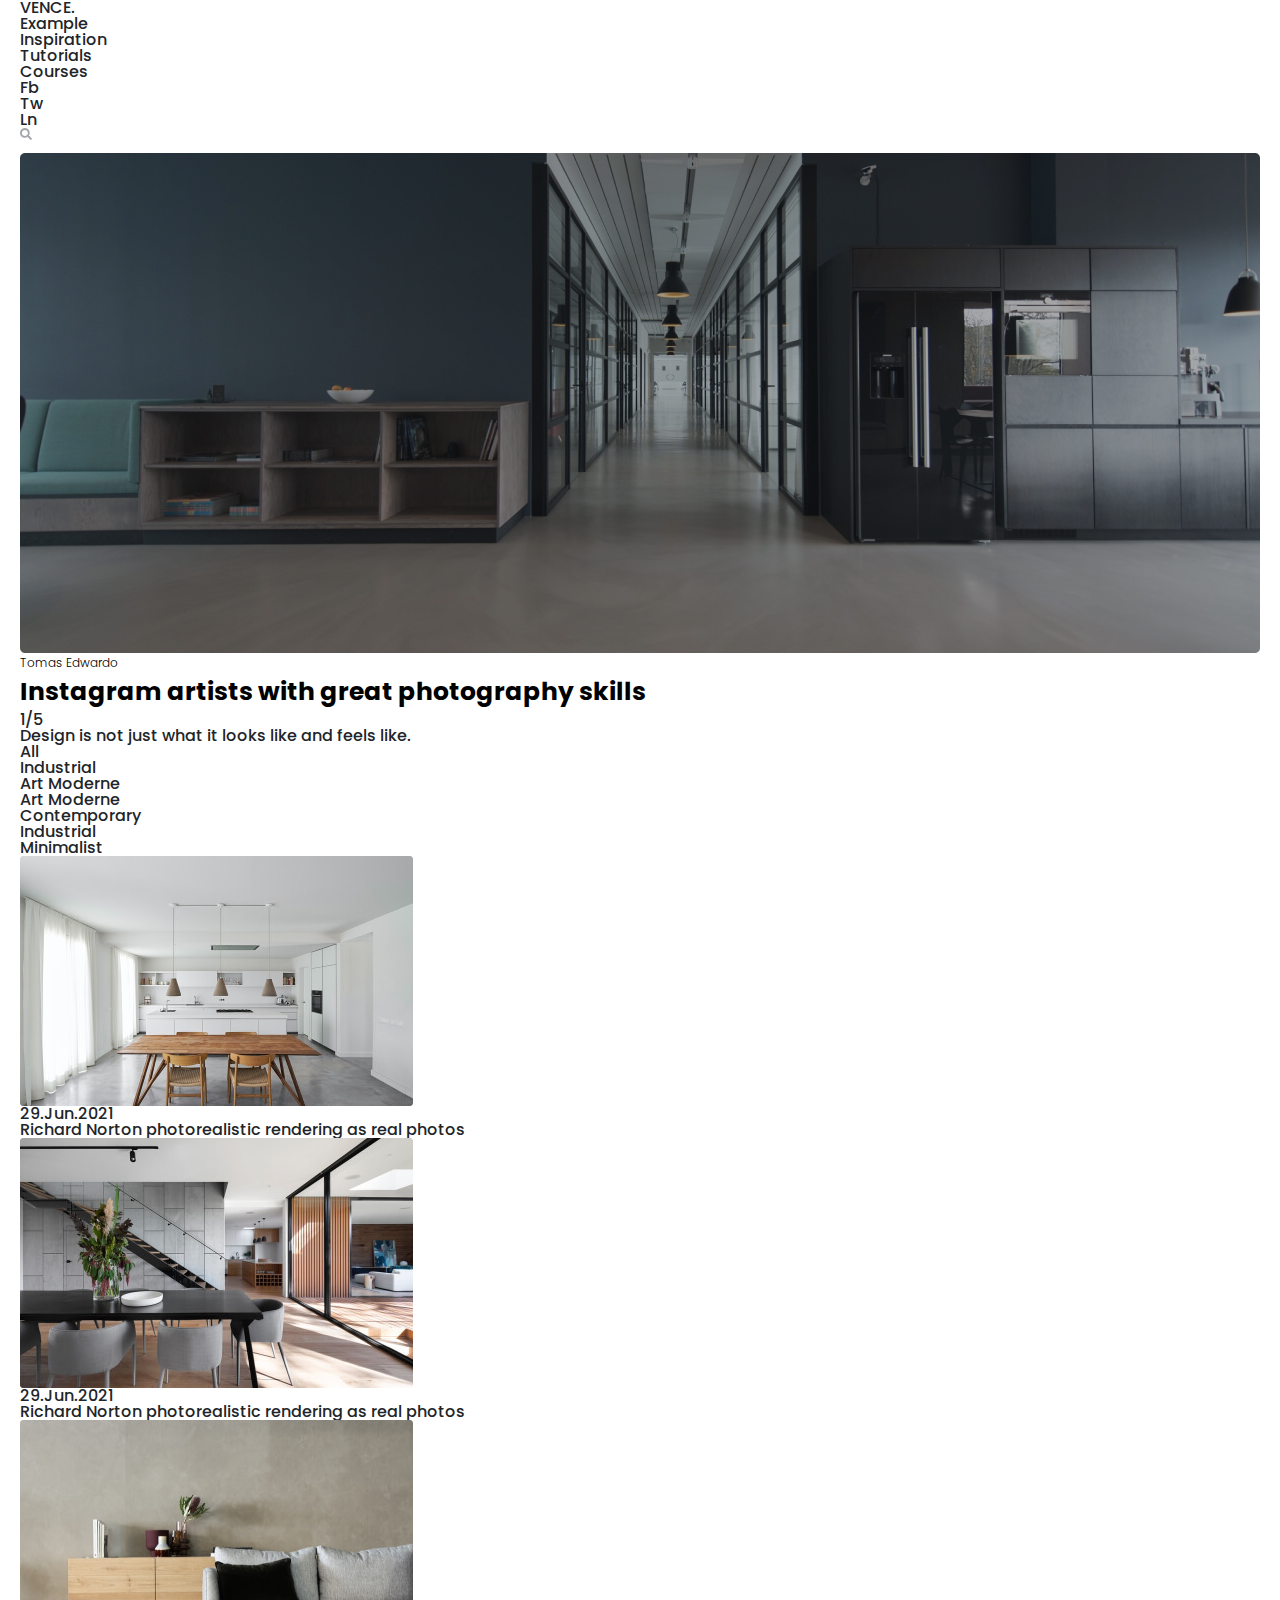
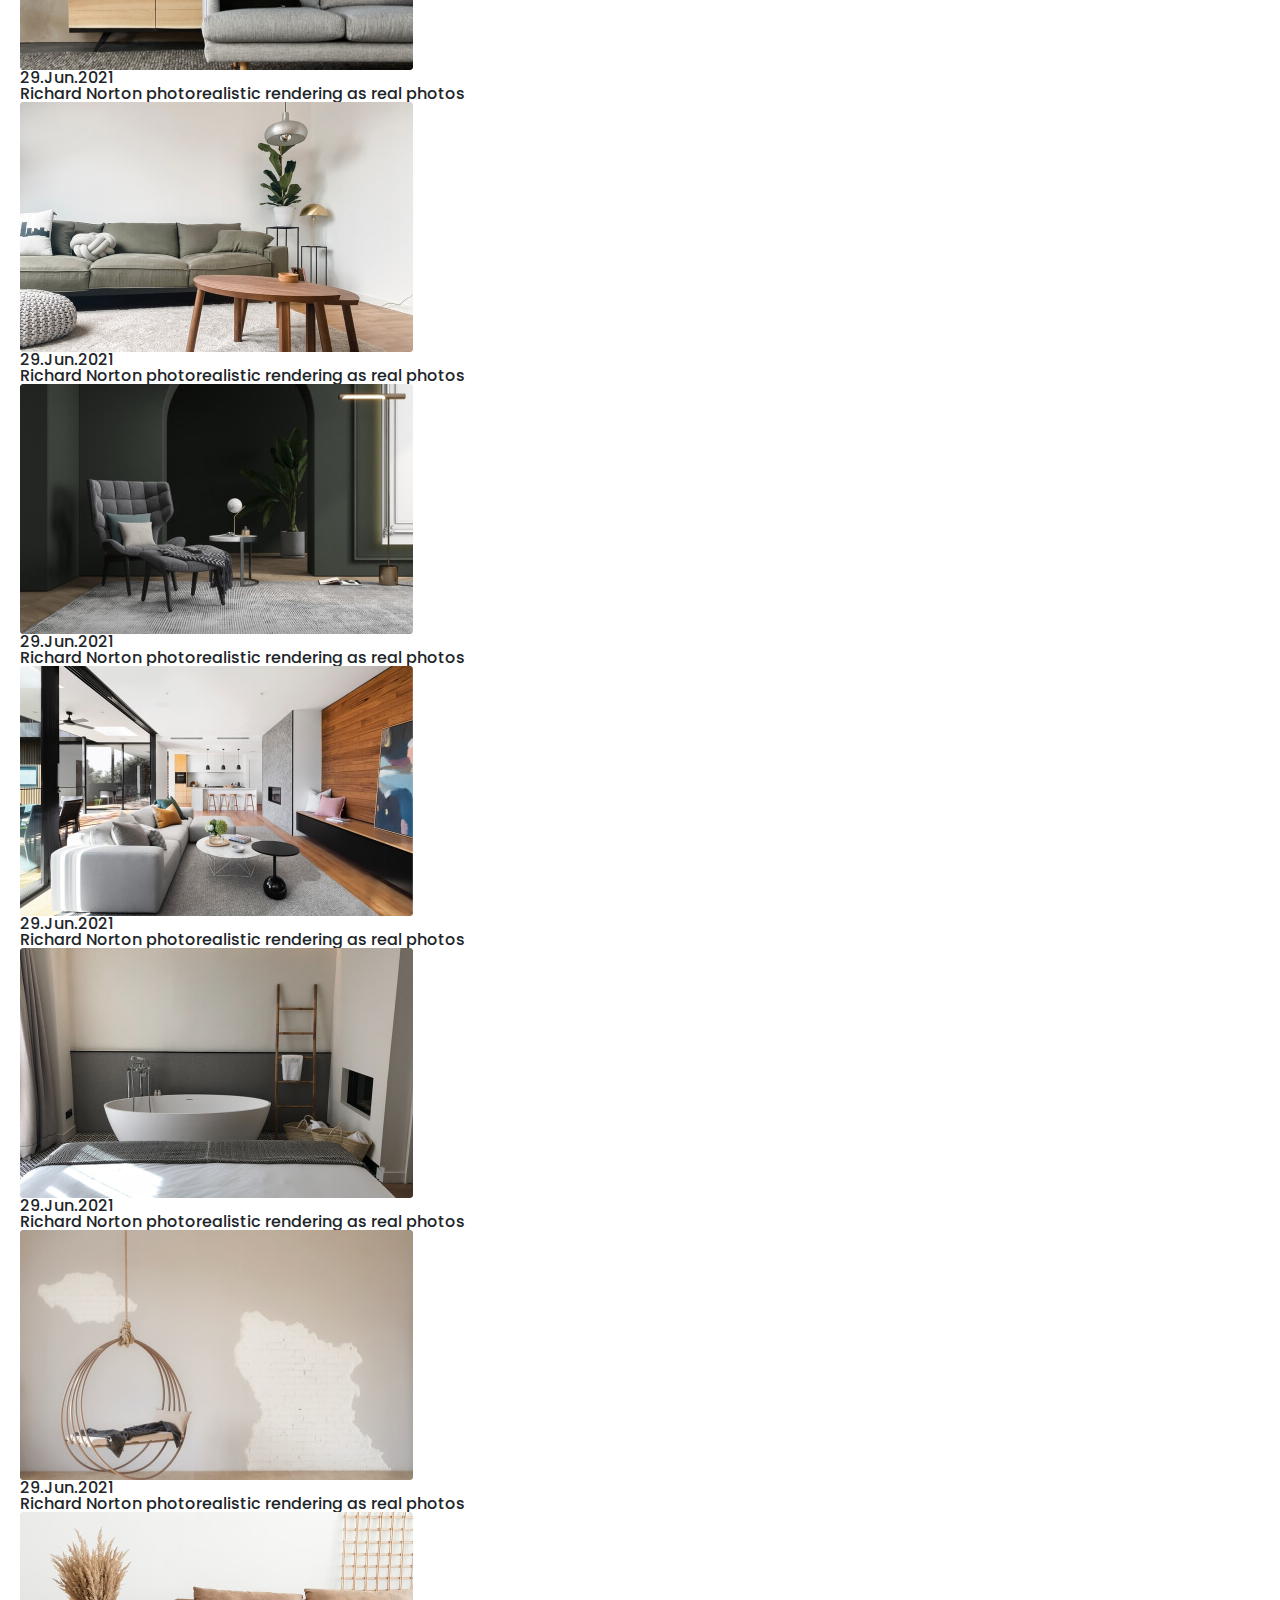
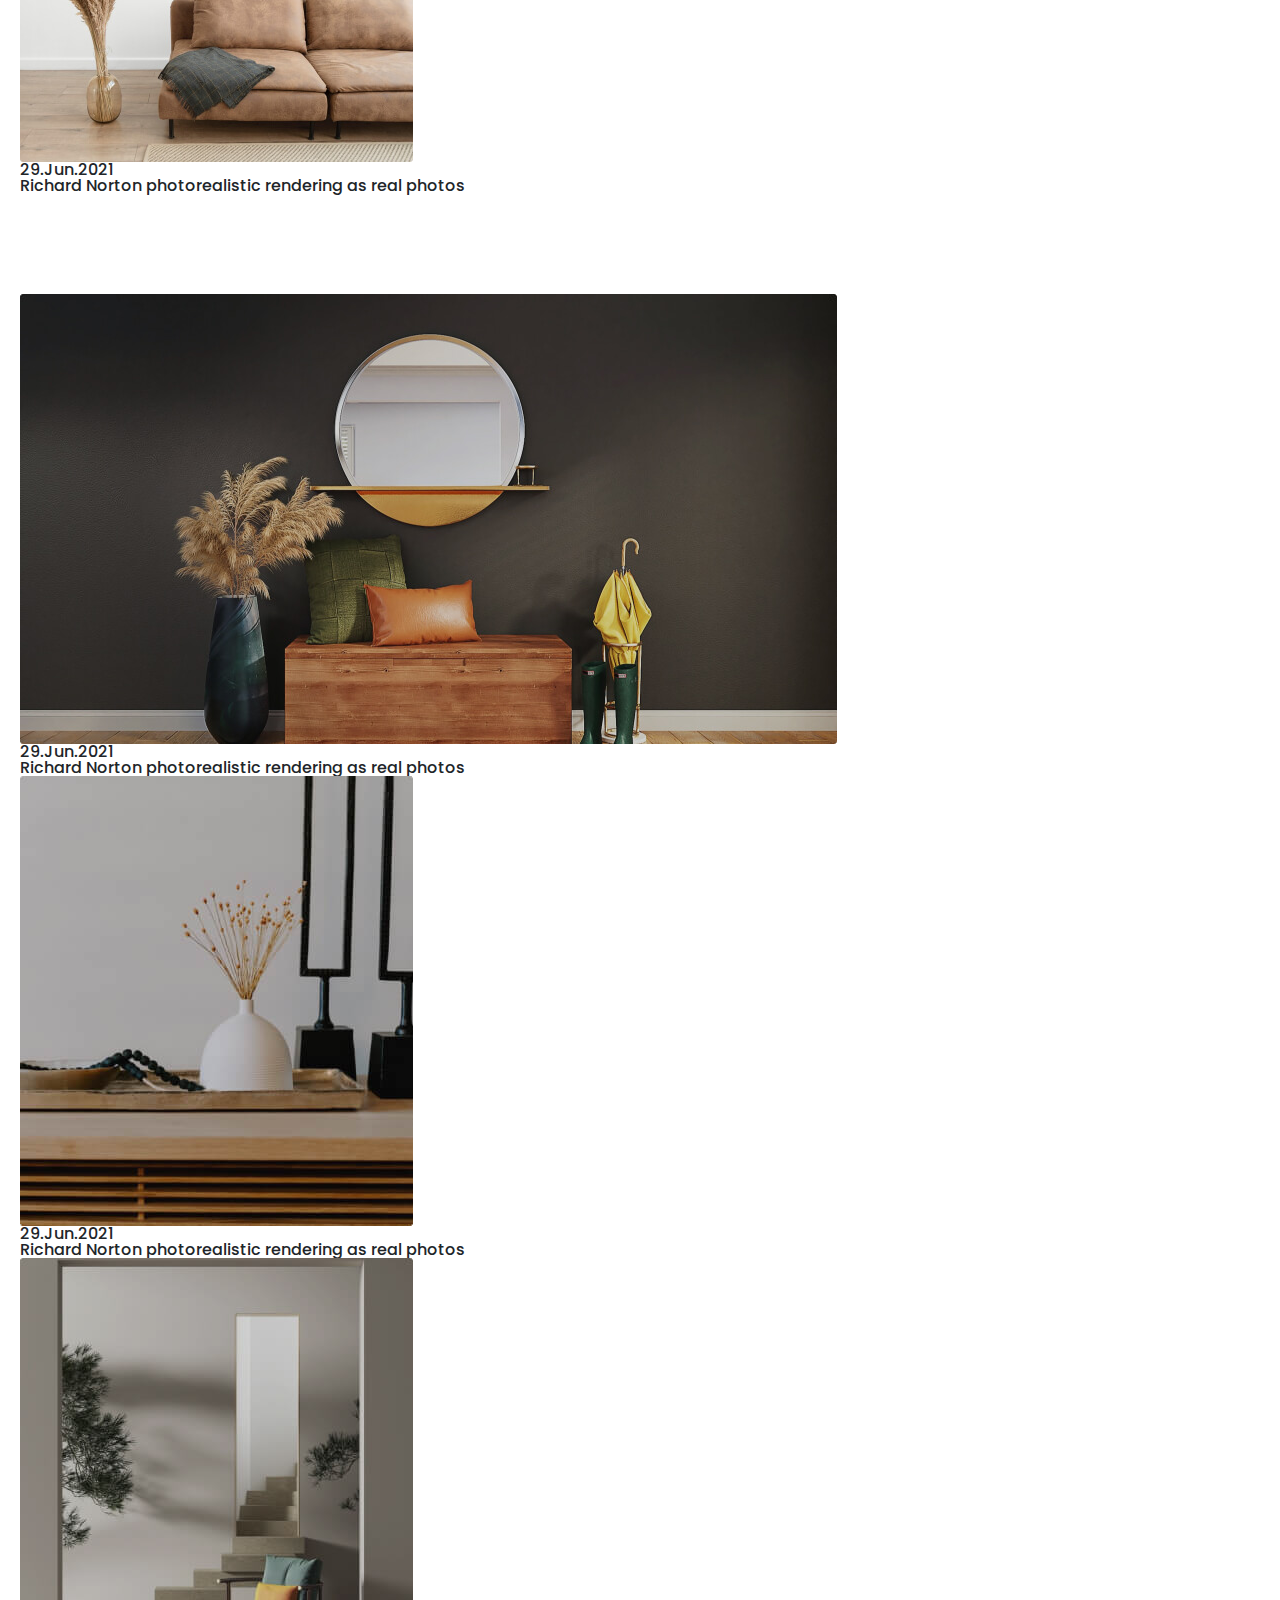
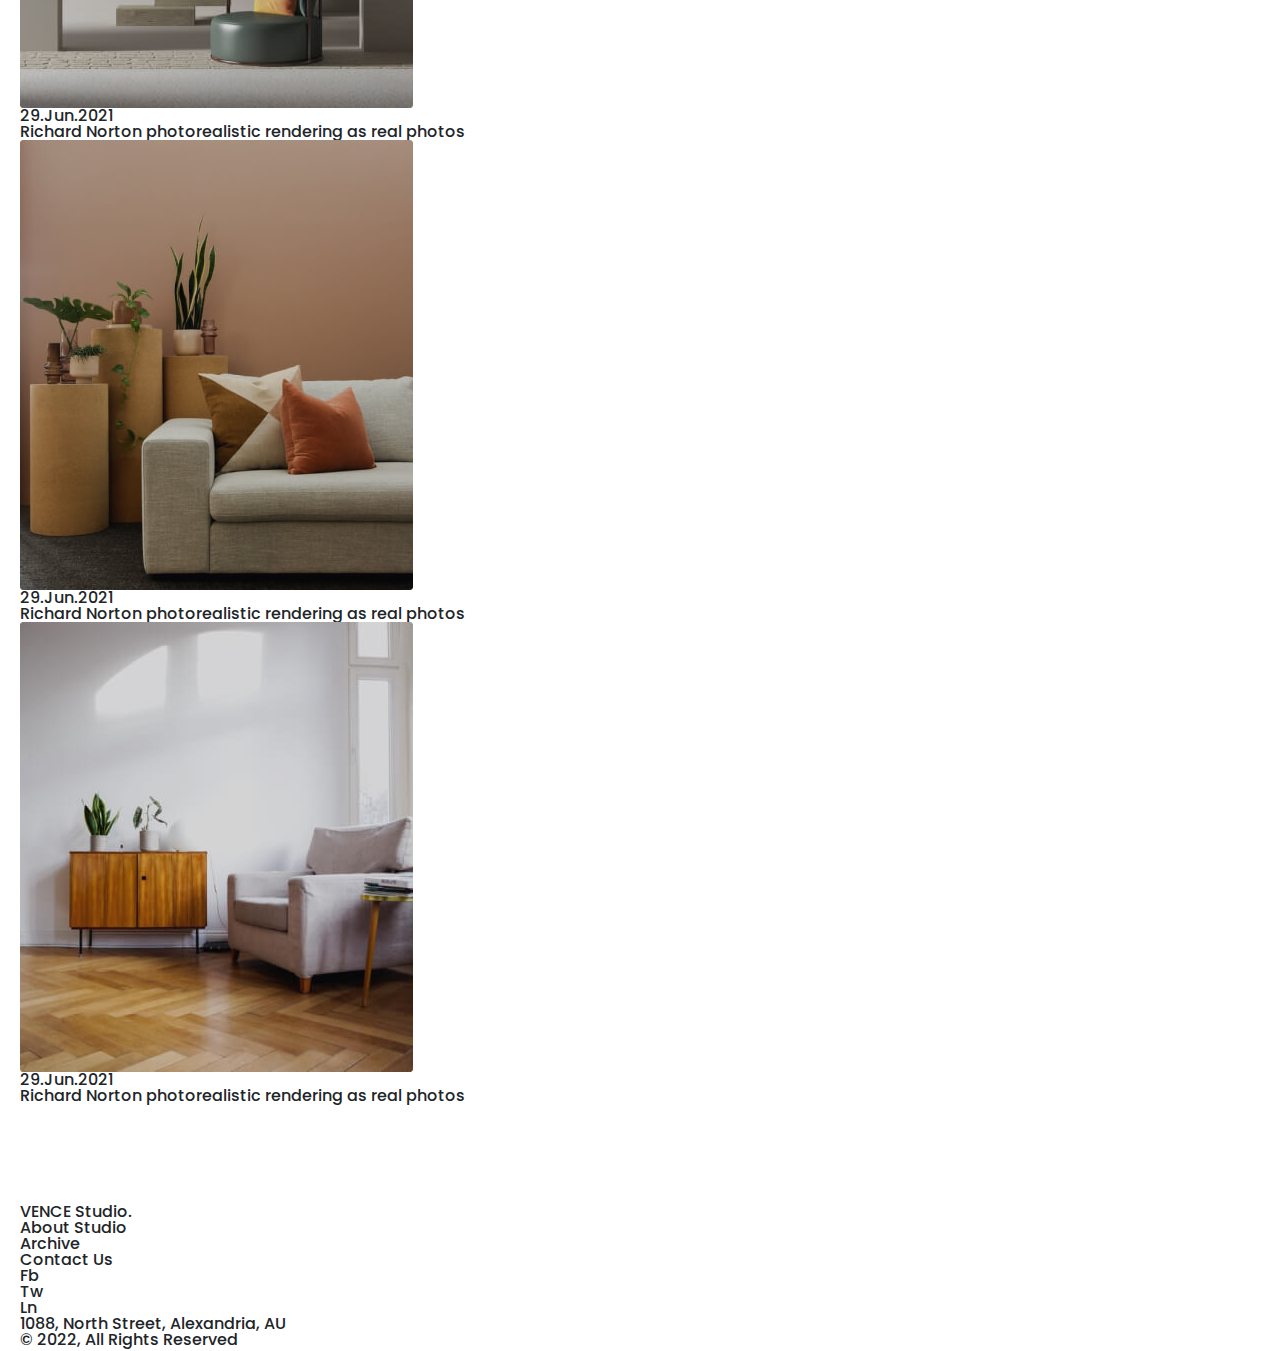
<file: lesson_10/index.html>
<!DOCTYPE html>
<html lang="en">
<head>
	<meta charset="UTF-8">
	<meta name="viewport" content="width=device-width, initial-scale=1.0">
	<link rel="stylesheet" href="css/style.css">
	<title>lesson 10</title>
</head>
<body>
	<header class="header header_margin-bottom">
		<div class="header__container">
			<div class="header__logo">VENCE.</div>
			<nav class="header__pages menu">
				<ul class="menu__items">
					<li class="menu__item menu__item_active">
						<a class="menu-link" href="#">Example</a>
					</li>
					<li class="menu__item">
						<a class="menu-link" href="#">Inspiration</a>
					</li>
					<li class="menu__item">
						<a class="menu-link" href="#">Tutorials</a>
					</li>
					<li class="menu__item">
						<a class="menu-link" href="#">Courses</a>
					</li>
				</ul>
			</nav>
			<div class="header__social social-networks">
				<ul class="social-networks__items">
					<li class="social-networks__item">
						<a class="social-networks__link" href="#">Fb</a>
						</li>
					<li class="social-networks__item">
						<a class="social-networks__link" href="#">Tw</a>
						</li>
					<li class="social-networks__item">
						<a class="social-networks__link" href="#">Ln</a>
						</li>
				</ul>
			</div>
			<button class="header__search">
				<img src="img/header-svg/search.svg" alt="search">
			</button>
		</div>
	</header>
	<main>
		<div class="page-main page-main_margin-bt">
			<div class="header__main main-header">
				<div class="main-header__container">
					<div class="main-header__content">
						<img class="main-header__image-big" src="img/main-header-img/01.jpg" alt="image">
						<h2 class="main-header__suptitle">Tomas Edwardo</h2>
						<h1 class="main-header__title">Instagram artists with great photography skills</h1>
						<div class="main-header__slider">1/5</div>
					</div>
				</div>
			</div>
			<div class="section-body">
				<div class="section-body__container">
					<div class="box-content">
						<h2 class="box-content__title">Design is not just what it looks like and feels like.</h2>
						<div class="box-content__list content-menu">
							<ul class="content-menu__items">
								<li class="content-menu__item content-menu__item_active">
									<a class="menu-link" href="#">All</a>
								</li>
								<li class="content-menu__item">
									<a class="menu-link" href="#">Industrial</a>
								</li>
								<li class="content-menu__item">
									<a class="menu-link" href="#">Art Moderne</a>
								</li>
								<li class="content-menu__item">
									<a class="menu-link" href="#">Art Moderne</a>
								</li>
								<li class="content-menu__item">
									<a class="menu-link" href="#">Contemporary</a>
								</li>
								<li class="content-menu__item">
									<a class="menu-link" href="#">Industrial</a>
								</li>
								<li class="content-menu__item">
									<a class="menu-link" href="#">Minimalist</a>
								</li>
							</ul>
						</div>
						<div class="box-content__design design design_margin-bt">
							<div class="design__block">
								<img src="img/section-one/design/01.jpg" class="design__img" alt="design">
								<p class="design__sub-title">29.Jun.2021</p>
								<div class="design__text">Richard Norton photorealistic rendering as real photos</div>
							</div>
							<div class="design__block">
								<img src="img/section-one/design/02.jpg" class="design__img" alt="design">
								<p class="design__sub-title">29.Jun.2021</p>
								<div class="design__text">Richard Norton photorealistic rendering as real photos</div>
							</div>
							<div class="design__block">
								<img src="img/section-one/design/03.jpg" class="design__img" alt="design">
								<p class="design__sub-title">29.Jun.2021</p>
								<div class="design__text">Richard Norton photorealistic rendering as real photos</div>
							</div>
							<div class="design__block">
								<img src="img/section-one/design/04.jpg" class="design__img" alt="design">
								<p class="design__sub-title">29.Jun.2021</p>
								<div class="design__text">Richard Norton photorealistic rendering as real photos</div>
							</div>
							<div class="design__block">
								<img src="img/section-one/design/05.jpg" class="design__img" alt="design">
								<p class="design__sub-title">29.Jun.2021</p>
								<div class="design__text">Richard Norton photorealistic rendering as real photos</div>
							</div>
							<div class="design__block">
								<img src="img/section-one/design/06.jpg" class="design__img" alt="design">
								<p class="design__sub-title">29.Jun.2021</p>
								<div class="design__text">Richard Norton photorealistic rendering as real photos</div>
							</div>
							<div class="design__block">
								<img src="img/section-one/design/07.jpg" class="design__img" alt="design">
								<p class="design__sub-title">29.Jun.2021</p>
								<div class="design__text">Richard Norton photorealistic rendering as real photos</div>
							</div>
							<div class="design__block">
								<img src="img/section-one/design/08.jpg" class="design__img" alt="design">
								<p class="design__sub-title">29.Jun.2021</p>
								<div class="design__text">Richard Norton photorealistic rendering as real photos</div>
							</div>
							<div class="design__block">
								<img src="img/section-one/design/09.jpg" class="design__img" alt="design">
								<p class="design__sub-title">29.Jun.2021</p>
								<div class="design__text">Richard Norton photorealistic rendering as real photos</div>
							</div>
						</div>
						<div class="box-content__trending trending">
							<div class="trending__block">
								<img src="img/section-one/trending/01.jpg" class="trending__img" alt="trending">
								<p class="trending__sub-title">29.Jun.2021</p>
								<div class="trending__text">Richard Norton photorealistic rendering as real photos</div>
							</div>
							<div class="trending__block">
								<img src="img/section-one/trending/02.jpg" class="trending__img" alt="trending">
								<p class="trending__sub-title">29.Jun.2021</p>
								<div class="trending__text">Richard Norton photorealistic rendering as real photos</div>
							</div>
							<div class="trending__block">
								<img src="img/section-one/trending/03.jpg" class="trending__img" alt="trending">
								<p class="trending__sub-title">29.Jun.2021</p>
								<div class="trending__text">Richard Norton photorealistic rendering as real photos</div>
							</div>
							<div class="trending__block">
								<img src="img/section-one/trending/04.jpg" class="trending__img" alt="trending">
								<p class="trending__sub-title">29.Jun.2021</p>
								<div class="trending__text">Richard Norton photorealistic rendering as real photos</div>
							</div>
							<div class="trending__block">
								<img src="img/section-one/trending/05.jpg" class="trending__img" alt="trending">
								<p class="trending__sub-title">29.Jun.2021</p>
								<div class="trending__text">Richard Norton photorealistic rendering as real photos</div>
							</div>
						</div>
					</div>
				</div>
			</div>
		</div>
	</main>
	<footer class="footer">
		<div class="footer__container">
			<div class="footer__logo">VENCE Studio.</div>
			<div class="footer__menu menu">
				<ul class="menu__items">
					<li class="menu__item">
						<a class="menu-link" href="#">About Studio</a>
					</li>
					<li class="menu__item">
						<a class="menu-link" href="#">Archive</a>
					</li>
					<li class="menu__item">
						<a class="menu-link" href="#">Contact Us</a>
					</li>
				</ul>
			</div>
			<div class="footer__social social-networks">
				<ul class="social-networks__items">
					<li class="social-networks__item">
						<a class="social-networks__link" href="#">Fb</a>
						</li>
					<li class="social-networks__item">
						<a class="social-networks__link" href="#">Tw</a>
						</li>
					<li class="social-networks__item">
						<a class="social-networks__link" href="#">Ln</a>
						</li>
				</ul>
			</div>
			<div class="footer__divider-line"></div>
			<div class="footer__adress">
				1088, North Street, Alexandria, AU
			</div>
			<div class="footer__copyright">© 2022, All Rights Reserved</div>
		</div>
	</footer>
</body>
</html>
</file>
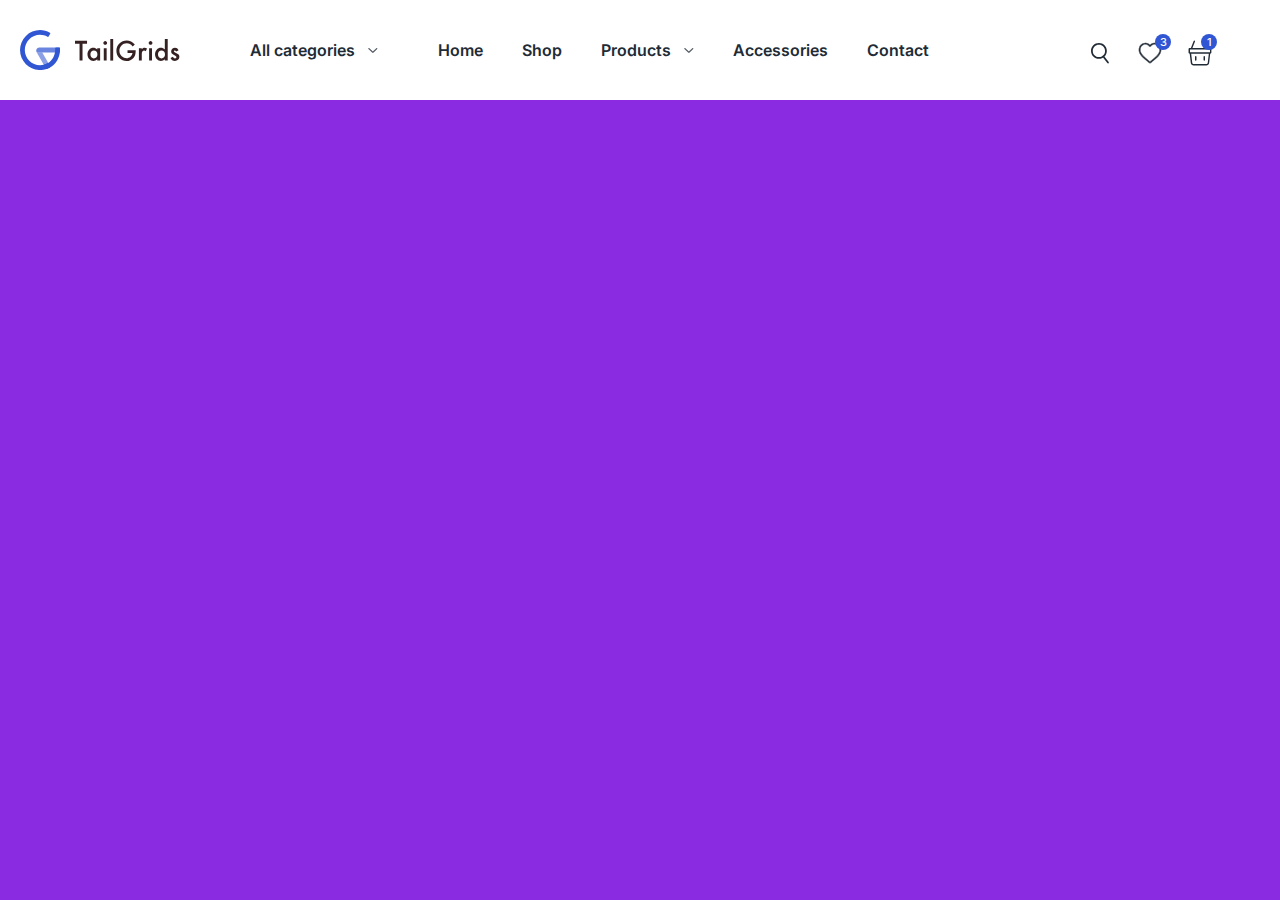
<file: lesson_11/index.html>
<!DOCTYPE html>
<html lang="en">
<head>
	<meta charset="UTF-8">
	<meta name="viewport" content="width=device-width, initial-scale=1.0">
	<link rel="stylesheet" href="css/style.css">
	<title>lesson 11</title>
</head>
<body>
	<div class="wrapper">
		<header class="header">
			<div class="header__container">
				<a href="#" class="header__logo logo">
					<img class="logo__img" src="img/header-logo/logo.svg" alt="logo">
				</a>
				<nav class="header__navigation-menu navigation-menu">
					<ul class="navigation-menu__items">
						<li class="navigation-menu__item">
							<a href="#" class="navigation-menu__link navigation-menu__link_categories">All categories</a>
							<div class="navigation-menu__sub-menu sub-menu">
								<ul class="sub-menu__items">
									<li class="sub-menu__item">
										<a href="#" class="sub-menu__link">Arts & Crafts</a>
									</li>
									<li class="sub-menu__item sub-menu__item_content">
										<a href="#" class="sub-menu__link sub-menu__link_after">Fashion</a>
										<div class="sub-menu__sub-sub-block sub-sub-block">
											<ul class="sub-sub-block__items">
												<li class="sub-sub-block__list">
													<h3 class="sub-sub-block__title">New Arrivals</h3>
												</li>
												<li class="sub-sub-block__list">
													<a href="" class="sub-sub-block__link">Dressess</a>
												</li>
												<li class="sub-sub-block__list">
													<a href="" class="sub-sub-block__link">Jackets</a>
												</li>
												<li class="sub-sub-block__list">
													<a href="" class="sub-sub-block__link">Sweatshirts</a>
												</li>
												<li class="sub-sub-block__list">
													<a href="" class="sub-sub-block__link">Tops & Tees</a>
												</li>
												<li class="sub-sub-block__list">
													<a href="" class="sub-sub-block__link">Party Dressess</a>
												</li>
												<li class="sub-sub-block__list">
													<a href="" class="sub-sub-block__link">Electronics</a>
												</li>
											</ul>
											<ul class="sub-sub-block__items sub-sub-block__items_margin">
												<li class="sub-sub-block__list">
													<h3 class="sub-sub-block__title">Trending</h3>
												</li>
												<li class="sub-sub-block__list">
													<a href="" class="sub-sub-block__link">Pants</a>
												</li>
												<li class="sub-sub-block__list">
													<a href="" class="sub-sub-block__link">Accessories</a>
												</li>
												<li class="sub-sub-block__list">
													<a href="" class="sub-sub-block__link">Tops & Tees</a>
												</li>
												<li class="sub-sub-block__list">
													<a href="" class="sub-sub-block__link">Casual Shorts</a>
												</li>
												<li class="sub-sub-block__list">
													<a href="" class="sub-sub-block__link">Jeans</a>
												</li>
												<li class="sub-sub-block__list">
													<a href="" class="sub-sub-block__link">Electronics</a>
												</li>
											</ul>
											<div class="sub-sub-block__items sub-sub-block__items_img">
												<img class="sub-sub-block__img" src="img/header-svg/01.jpg" alt="image">
												<div class="sub-sub-block__content">
													<div class="sub-sub-block__text">50%</div>
													<div class="sub-sub-block__text sub-sub-block__text_font-size">Flat Discount</div>
													<button class="sub-sub-block__button">Shop Now</button>
												</div>
											</div>
										</div>
									</li>
									<li class="sub-menu__item">
										<a href="#" class="sub-menu__link">Bages & Shoes</a>
									</li>
									<li class="sub-menu__item">
										<a href="#" class="sub-menu__link">Jewelry & Watch</a>
									</li>
									<li class="sub-menu__item">
										<a href="#" class="sub-menu__link">Beauty & Health</a>
									</li>
									<li class="sub-menu__item">
										<a href="#" class="sub-menu__link">Electronics</a>
									</li>
								</ul>
							</div>
						</li>
						<li class="navigation-menu__item">
							<a href="#" class="navigation-menu__link">Home</a>
						</li>
						<li class="navigation-menu__item">
							<a href="#" class="navigation-menu__link">Shop</a>
						</li>
						<li class="navigation-menu__item">
							<a href="#" class="navigation-menu__link navigation-menu__link_products">Products</a>
						</li>
						<li class="navigation-menu__item">
							<a href="#" class="navigation-menu__link">Accessories</a>
						</li>
						<li class="navigation-menu__item">
							<a href="#" class="navigation-menu__link">Contact</a>
						</li>
					</ul>
				</nav>
				<div class="header__icons icons">
					<a class="icons__link" href="#">
						<img class="icons__search" src="img/header-svg/search.svg" alt="search">
					</a>
					<a class="icons__link" href="#">
							<img class="icons__heart" src="img/header-svg/heart.svg" alt="heart">
							<span class="icons__number">3</span>
					</a>
					<a class="icons__link" href="#">
							<img class="icons__basket" src="img/header-svg/basket.svg" alt="basket">
							<span class="icons__number">1</span>
					</a>
				</div>
			</div>
		</header>
		<main>
			
		</main>
		<footer>

		</footer>
	</div>
</body>
</html>
</file>
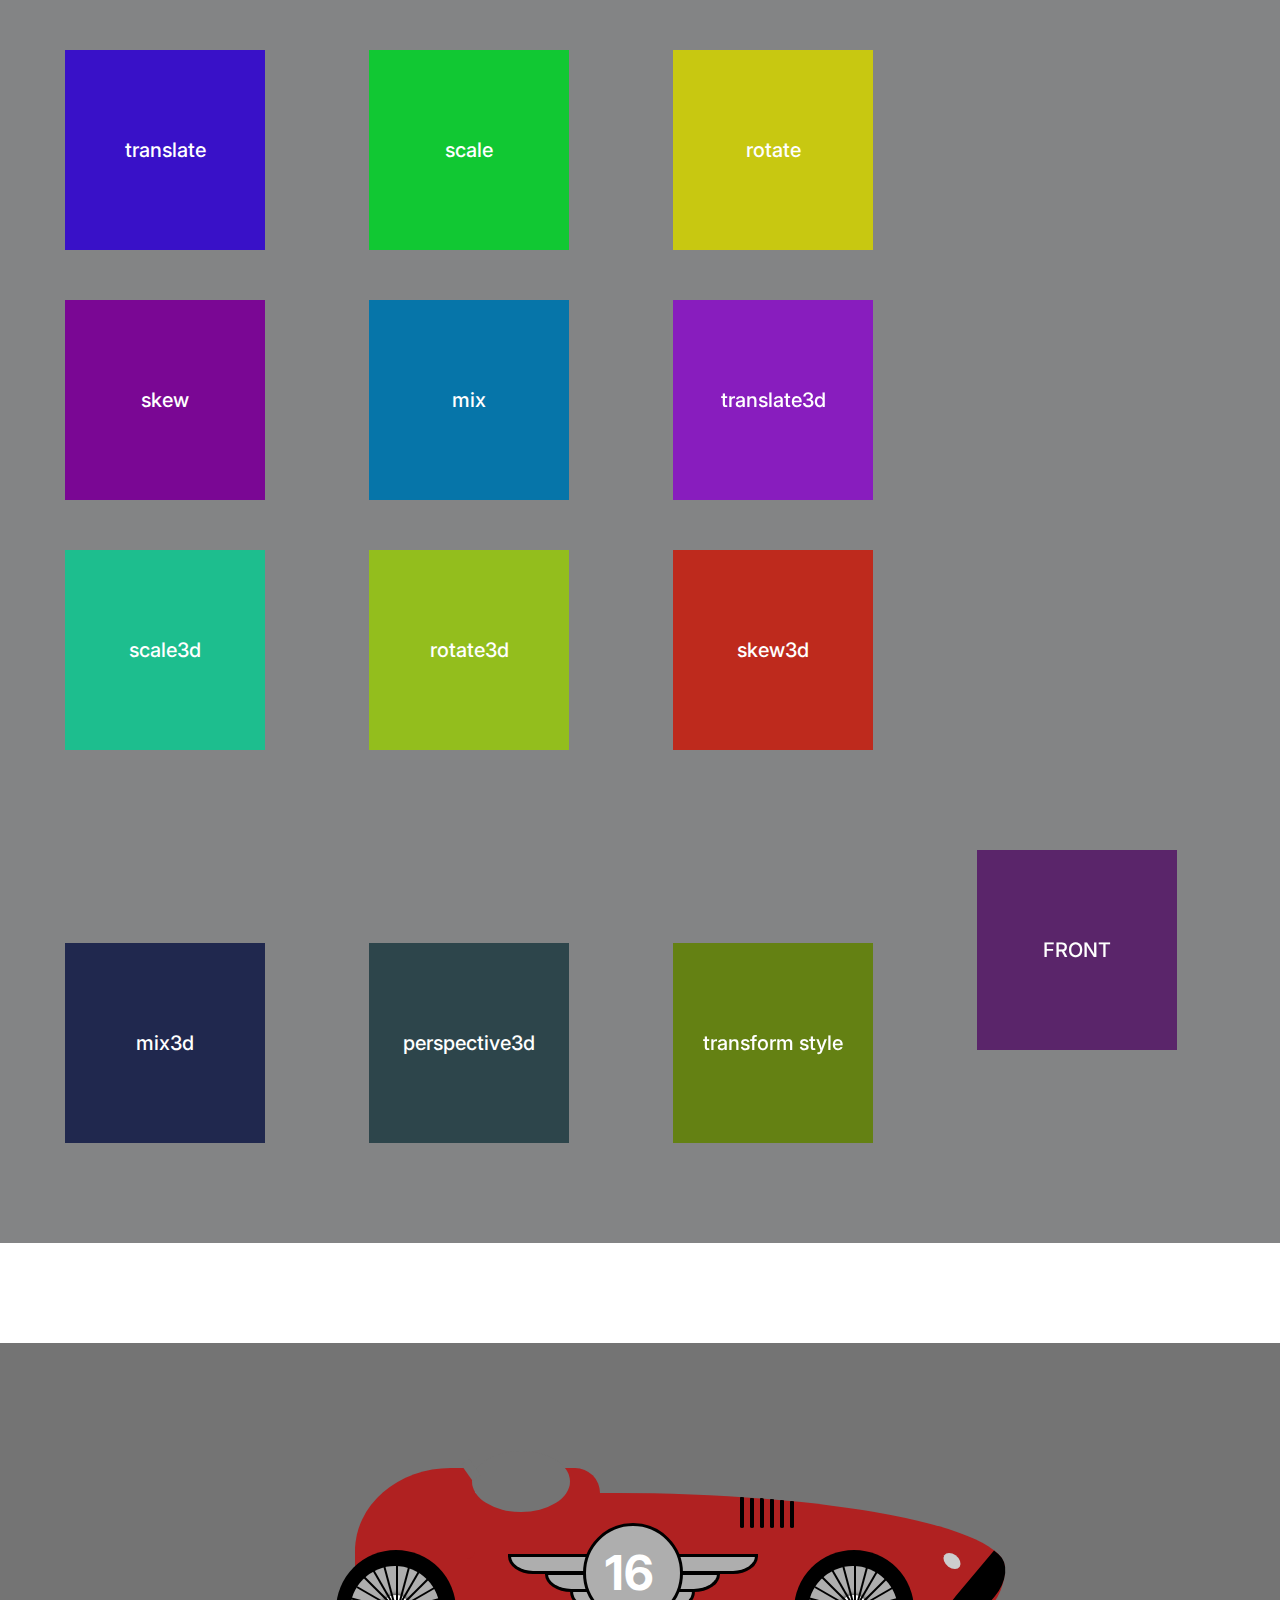
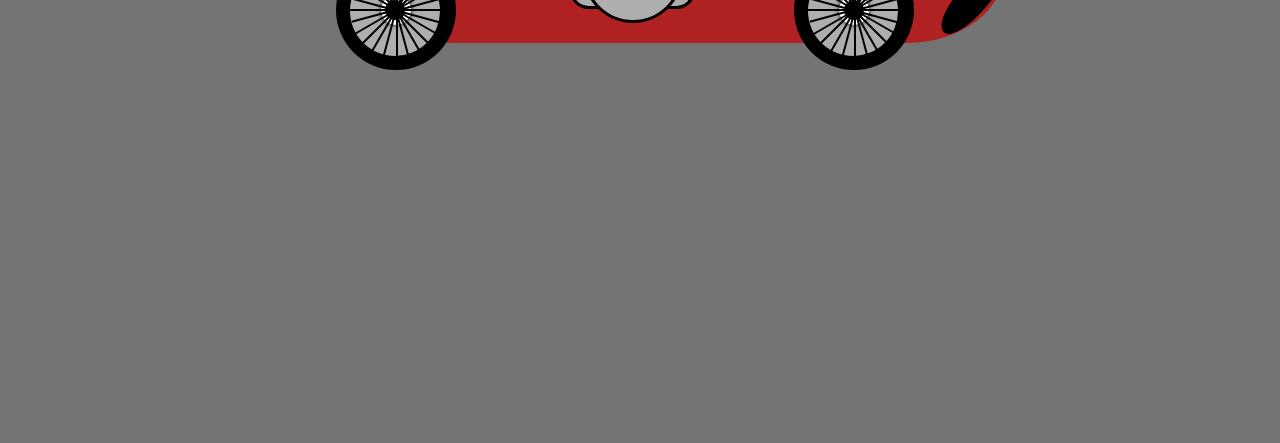
<file: lesson_12/index.html>
<!DOCTYPE html>
<html lang="en">
<head>
	<meta charset="UTF-8">
	<meta name="viewport" content="width=device-width, initial-scale=1.0">
	<link rel="stylesheet" href="css/style.css">
	<title>lesson 12</title>
</head>
<body>
	<div class="wrapper">
		<header>

		</header>
		<main class="main-page">
			<div class="main-page__container">
				<div class="main-page__practice practice">
					<div class="practice__wrapper">
						<div class="practice__translate">
							<div class="practice__text">translate</div>
						</div>
					</div>
					<div class="practice__wrapper">
						<div class="practice__scale">
							<div class="practice__text">scale</div>
						</div>
					</div>
					<div class="practice__wrapper">
						<div class="practice__rotate">
							<div class="practice__text">rotate</div>
						</div>
					</div>
					<div class="practice__wrapper">
						<div class="practice__skew">
							<div class="practice__text">skew</div>
						</div>
					</div>
					<div class="practice__wrapper">
						<div class="practice__mix">
							<div class="practice__text">mix</div>
						</div>
					</div>
					<div class="practice__wrapper wrapper_3d">
						<div class="practice__translate3d">
							<div class="practice__text">translate3d</div>
						</div>
					</div>
					<div class="practice__wrapper wrapper_3d">
						<div class="practice__scale3d">
							<div class="practice__text">scale3d</div>
						</div>
					</div>
					<div class="practice__wrapper wrapper_3d">
						<div class="practice__rotate3d">
							<div class="practice__text">rotate3d</div>
						</div>
					</div>
					<div class="practice__wrapper wrapper_3d">
						<div class="practice__skew3d">
							<div class="practice__text">skew3d</div>
						</div>
					</div>
					<div class="practice__wrapper wrapper_3d">
						<div class="practice__mix3d">
							<div class="practice__text">mix3d</div>
						</div>
					</div>
					<div class="practice__wrapper wrapper_3d">
						<div class="practice__perspective3d">
							<div class="practice__text">perspective3d</div>
						</div>
					</div>
					<div class="practice__wrapper transform-style">
						<div class="transform-style__wrapper">
							<div class="practice__text">transform style</div>
						</div>
					</div>
					<div class="backface-visibility">
						<div class="backface-visibility__content">
							<div class="backface-visibility__items">
								<div class="backface-visibility__front">FRONT</div>
								<div class="backface-visibility__back">BACK</div>
							</div>
						</div>
					</div>
				</div>
			</div>
		</main>
		<footer class="footer">
			<div class="footer__container">
				<div class="body-car">
					<div class="body-car__wheel wheel wheel_one">
						<div class="wheel__disk-bg-color"></div>
						<div class="wheel__disk">
							<div class="wheel__elements wheel__elements_1"></div>
							<div class="wheel__elements wheel__elements_2"></div>
							<div class="wheel__elements wheel__elements_3"></div>
							<div class="wheel__elements wheel__elements_4"></div>
							<div class="wheel__elements wheel__elements_5"></div>
							<div class="wheel__elements wheel__elements_6"></div>
							<div class="wheel__elements wheel__elements_7"></div>
							<div class="wheel__elements wheel__elements_8"></div>
							<div class="wheel__elements wheel__elements_9"></div>
							<div class="wheel__elements wheel__elements_10"></div>
							<div class="wheel__elements wheel__elements_11"></div>
							<div class="wheel__elements wheel__elements_12"></div>
							<div class="wheel__elements wheel__elements_13"></div>
							<div class="wheel__elements wheel__elements_14"></div>
							<div class="wheel__elements wheel__elements_15"></div>
							<div class="wheel__elements wheel__elements_16"></div>
							<div class="wheel__elements wheel__elements_17"></div>
							<div class="wheel__elements wheel__elements_18"></div>
							<div class="wheel__elements wheel__elements_19"></div>
							<div class="wheel__elements wheel__elements_20"></div>
							<div class="wheel__elements wheel__elements_21"></div>
							<div class="wheel__elements wheel__elements_22"></div>
							<div class="wheel__elements wheel__elements_23"></div>
							<div class="wheel__elements wheel__elements_24"></div>
							<div class="wheel__elements circl"></div>
						</div>
						<div class="wheel__consort"></div>
					</div>
					<div class="body-car__wheel wheel wheel_two">
						<div class="wheel__disk-bg-color"></div>
						<div class="wheel__disk">
							<div class="wheel__elements wheel__elements_1"></div>
							<div class="wheel__elements wheel__elements_2"></div>
							<div class="wheel__elements wheel__elements_3"></div>
							<div class="wheel__elements wheel__elements_4"></div>
							<div class="wheel__elements wheel__elements_5"></div>
							<div class="wheel__elements wheel__elements_6"></div>
							<div class="wheel__elements wheel__elements_7"></div>
							<div class="wheel__elements wheel__elements_8"></div>
							<div class="wheel__elements wheel__elements_9"></div>
							<div class="wheel__elements wheel__elements_10"></div>
							<div class="wheel__elements wheel__elements_11"></div>
							<div class="wheel__elements wheel__elements_12"></div>
							<div class="wheel__elements wheel__elements_13"></div>
							<div class="wheel__elements wheel__elements_14"></div>
							<div class="wheel__elements wheel__elements_15"></div>
							<div class="wheel__elements wheel__elements_16"></div>
							<div class="wheel__elements wheel__elements_17"></div>
							<div class="wheel__elements wheel__elements_18"></div>
							<div class="wheel__elements wheel__elements_19"></div>
							<div class="wheel__elements wheel__elements_20"></div>
							<div class="wheel__elements wheel__elements_21"></div>
							<div class="wheel__elements wheel__elements_22"></div>
							<div class="wheel__elements wheel__elements_23"></div>
							<div class="wheel__elements wheel__elements_24"></div>
							<div class="wheel__elements circl"></div>
						</div>
						<div class="wheel__consort"></div>
					</div>
					<div class="body-car__sticker">
						<div class="body-car__circle">
							<div class="body-car__number">16</div>
						</div>
						<div class="body-car__items items">
							<div class="items__one"></div>
							<div class="items__two"></div>
							<div class="items__three"></div>
						</div>
					</div>
					<div class="body-car__elements elements">
						<div class="elements__item elements__item_1"></div>
						<div class="elements__item elements__item_2"></div>
						<div class="elements__item elements__item_3"></div>
						<div class="elements__item elements__item_4"></div>
						<div class="elements__item elements__item_5"></div>
						<div class="elements__item elements__item_6"></div>
					</div>
					<div class="body-car__lighthouse"></div>
					<div class="body-car__beak"></div>
					<div class="body-car__elements-ceiling-one"></div>
					<div class="body-car__elements-ceiling-two"></div>
					<div class="body-car__elements-ceiling-three"></div>
				</div>
			</div>
		</footer>
	</div>
</body>
</html>
</file>
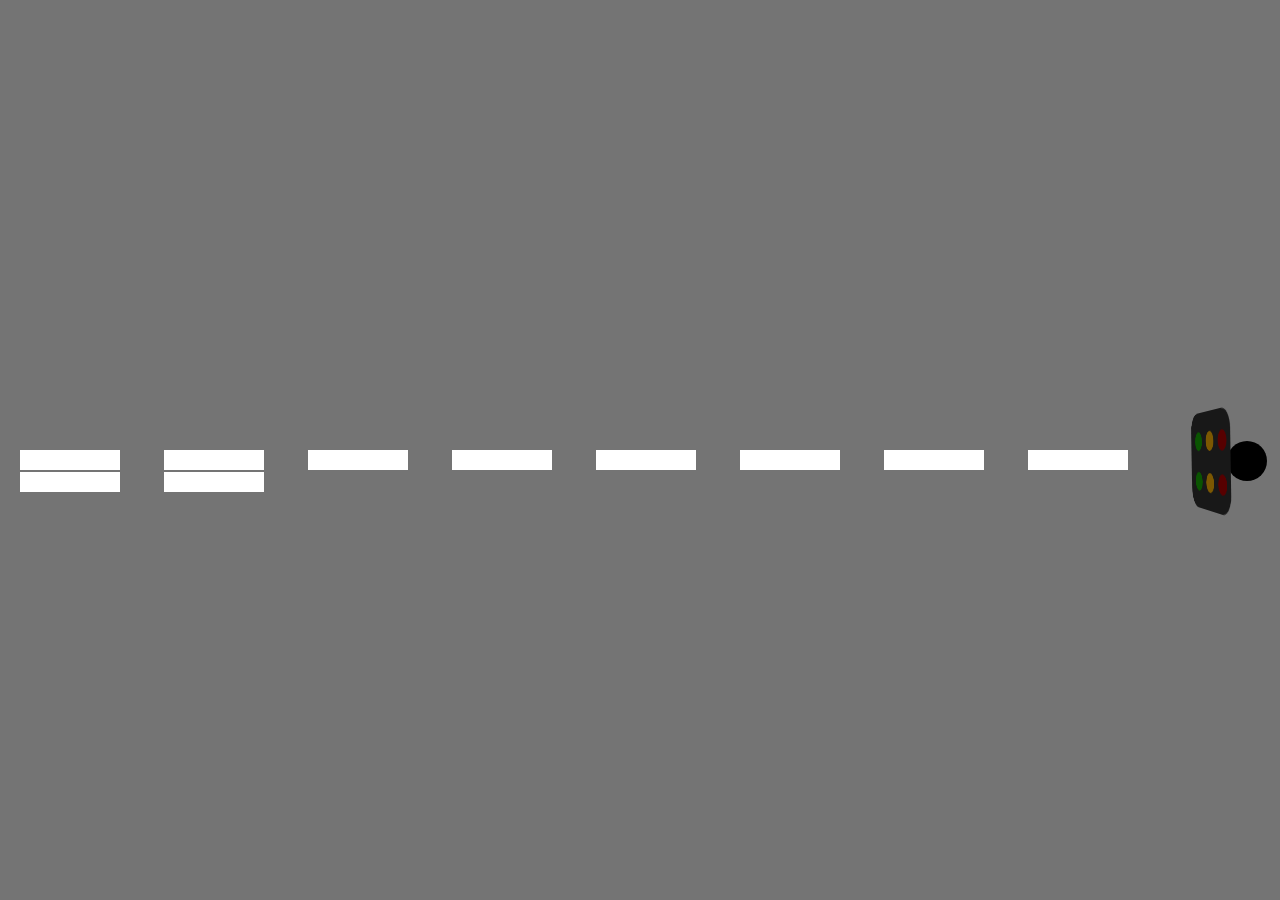
<file: lesson_13/index.html>
<!DOCTYPE html>
<html lang="en">
<head>
	<meta charset="UTF-8">
	<meta name="viewport" content="width=device-width, initial-scale=1.0">
	<link rel="stylesheet" href="css/style.css">
	<title>lesson 13</title>
</head>
<body>
	<div class="wrapper">
		<header class="header">
			<div class="road">
				<span></span>
				<span></span>
				<span></span>
				<span></span>
				<span></span>
				<span></span>
				<span></span>
				<span></span>
				<span></span>
				<span></span>
			</div>
				<div class="traffic-pillar">
					<div class="traffic-pillar__lights">
						<span class="red"></span>
						<span class="red red_2"></span>
						<span class="orange"></span>
						<span class="orange orange_2"></span>
						<span class="green"></span>
						<span class="green green_2"></span>
					</div>
				</div>
			<div class="body-car car-one">
				<div class="body-car__wheel wheel wheel_one">
					<div class="wheel__disk-bg-color"></div>
					<div class="wheel__disk">
						<div class="wheel__elements wheel__elements_1"></div>
						<div class="wheel__elements wheel__elements_2"></div>
						<div class="wheel__elements wheel__elements_3"></div>
						<div class="wheel__elements wheel__elements_4"></div>
						<div class="wheel__elements wheel__elements_5"></div>
						<div class="wheel__elements wheel__elements_6"></div>
						<div class="wheel__elements wheel__elements_7"></div>
						<div class="wheel__elements wheel__elements_8"></div>
						<div class="wheel__elements wheel__elements_9"></div>
						<div class="wheel__elements wheel__elements_10"></div>
						<div class="wheel__elements wheel__elements_11"></div>
						<div class="wheel__elements wheel__elements_12"></div>
						<div class="wheel__elements wheel__elements_13"></div>
						<div class="wheel__elements wheel__elements_14"></div>
						<div class="wheel__elements wheel__elements_15"></div>
						<div class="wheel__elements wheel__elements_16"></div>
						<div class="wheel__elements wheel__elements_17"></div>
						<div class="wheel__elements wheel__elements_18"></div>
						<div class="wheel__elements wheel__elements_19"></div>
						<div class="wheel__elements wheel__elements_20"></div>
						<div class="wheel__elements wheel__elements_21"></div>
						<div class="wheel__elements wheel__elements_22"></div>
						<div class="wheel__elements wheel__elements_23"></div>
						<div class="wheel__elements wheel__elements_24"></div>
						<div class="wheel__elements circl"></div>
					</div>
					<div class="wheel__consort"></div>
				</div>
				<div class="body-car__wheel wheel wheel_two">
					<div class="wheel__disk-bg-color"></div>
					<div class="wheel__disk">
						<div class="wheel__elements wheel__elements_1"></div>
						<div class="wheel__elements wheel__elements_2"></div>
						<div class="wheel__elements wheel__elements_3"></div>
						<div class="wheel__elements wheel__elements_4"></div>
						<div class="wheel__elements wheel__elements_5"></div>
						<div class="wheel__elements wheel__elements_6"></div>
						<div class="wheel__elements wheel__elements_7"></div>
						<div class="wheel__elements wheel__elements_8"></div>
						<div class="wheel__elements wheel__elements_9"></div>
						<div class="wheel__elements wheel__elements_10"></div>
						<div class="wheel__elements wheel__elements_11"></div>
						<div class="wheel__elements wheel__elements_12"></div>
						<div class="wheel__elements wheel__elements_13"></div>
						<div class="wheel__elements wheel__elements_14"></div>
						<div class="wheel__elements wheel__elements_15"></div>
						<div class="wheel__elements wheel__elements_16"></div>
						<div class="wheel__elements wheel__elements_17"></div>
						<div class="wheel__elements wheel__elements_18"></div>
						<div class="wheel__elements wheel__elements_19"></div>
						<div class="wheel__elements wheel__elements_20"></div>
						<div class="wheel__elements wheel__elements_21"></div>
						<div class="wheel__elements wheel__elements_22"></div>
						<div class="wheel__elements wheel__elements_23"></div>
						<div class="wheel__elements wheel__elements_24"></div>
						<div class="wheel__elements circl"></div>
					</div>
					<div class="wheel__consort"></div>
				</div>
				<div class="body-car__sticker">
					<div class="body-car__circle">
						<div class="body-car__number">16</div>
					</div>
					<div class="body-car__items items">
						<div class="items__one"></div>
						<div class="items__two"></div>
						<div class="items__three"></div>
					</div>
				</div>
				<div class="body-car__elements elements">
					<div class="elements__item elements__item_1"></div>
					<div class="elements__item elements__item_2"></div>
					<div class="elements__item elements__item_3"></div>
					<div class="elements__item elements__item_4"></div>
					<div class="elements__item elements__item_5"></div>
					<div class="elements__item elements__item_6"></div>
				</div>
				<div class="body-car__lighthouse"></div>
				<div class="body-car__beak"></div>
				<div class="body-car__elements-ceiling-one"></div>
				<div class="body-car__elements-ceiling-two"></div>
				<div class="body-car__elements-ceiling-three"></div>
			</div>
			<div class="body-car car-two">
				<div class="body-car__wheel wheel wheel_one">
					<div class="wheel__disk-bg-color"></div>
					<div class="wheel__disk">
						<div class="wheel__elements wheel__elements_1"></div>
						<div class="wheel__elements wheel__elements_2"></div>
						<div class="wheel__elements wheel__elements_3"></div>
						<div class="wheel__elements wheel__elements_4"></div>
						<div class="wheel__elements wheel__elements_5"></div>
						<div class="wheel__elements wheel__elements_6"></div>
						<div class="wheel__elements wheel__elements_7"></div>
						<div class="wheel__elements wheel__elements_8"></div>
						<div class="wheel__elements wheel__elements_9"></div>
						<div class="wheel__elements wheel__elements_10"></div>
						<div class="wheel__elements wheel__elements_11"></div>
						<div class="wheel__elements wheel__elements_12"></div>
						<div class="wheel__elements wheel__elements_13"></div>
						<div class="wheel__elements wheel__elements_14"></div>
						<div class="wheel__elements wheel__elements_15"></div>
						<div class="wheel__elements wheel__elements_16"></div>
						<div class="wheel__elements wheel__elements_17"></div>
						<div class="wheel__elements wheel__elements_18"></div>
						<div class="wheel__elements wheel__elements_19"></div>
						<div class="wheel__elements wheel__elements_20"></div>
						<div class="wheel__elements wheel__elements_21"></div>
						<div class="wheel__elements wheel__elements_22"></div>
						<div class="wheel__elements wheel__elements_23"></div>
						<div class="wheel__elements wheel__elements_24"></div>
						<div class="wheel__elements circl"></div>
					</div>
					<div class="wheel__consort"></div>
				</div>
				<div class="body-car__wheel wheel wheel_two">
					<div class="wheel__disk-bg-color"></div>
					<div class="wheel__disk">
						<div class="wheel__elements wheel__elements_1"></div>
						<div class="wheel__elements wheel__elements_2"></div>
						<div class="wheel__elements wheel__elements_3"></div>
						<div class="wheel__elements wheel__elements_4"></div>
						<div class="wheel__elements wheel__elements_5"></div>
						<div class="wheel__elements wheel__elements_6"></div>
						<div class="wheel__elements wheel__elements_7"></div>
						<div class="wheel__elements wheel__elements_8"></div>
						<div class="wheel__elements wheel__elements_9"></div>
						<div class="wheel__elements wheel__elements_10"></div>
						<div class="wheel__elements wheel__elements_11"></div>
						<div class="wheel__elements wheel__elements_12"></div>
						<div class="wheel__elements wheel__elements_13"></div>
						<div class="wheel__elements wheel__elements_14"></div>
						<div class="wheel__elements wheel__elements_15"></div>
						<div class="wheel__elements wheel__elements_16"></div>
						<div class="wheel__elements wheel__elements_17"></div>
						<div class="wheel__elements wheel__elements_18"></div>
						<div class="wheel__elements wheel__elements_19"></div>
						<div class="wheel__elements wheel__elements_20"></div>
						<div class="wheel__elements wheel__elements_21"></div>
						<div class="wheel__elements wheel__elements_22"></div>
						<div class="wheel__elements wheel__elements_23"></div>
						<div class="wheel__elements wheel__elements_24"></div>
						<div class="wheel__elements circl"></div>
					</div>
					<div class="wheel__consort"></div>
				</div>
				<div class="body-car__sticker">
					<div class="body-car__circle">
						<div class="body-car__number">07</div>
					</div>
					<div class="body-car__items items">
						<div class="items__one"></div>
						<div class="items__two"></div>
						<div class="items__three"></div>
					</div>
				</div>
				<div class="body-car__elements elements">
					<div class="elements__item elements__item_1"></div>
					<div class="elements__item elements__item_2"></div>
					<div class="elements__item elements__item_3"></div>
					<div class="elements__item elements__item_4"></div>
					<div class="elements__item elements__item_5"></div>
					<div class="elements__item elements__item_6"></div>
				</div>
				<div class="body-car__lighthouse"></div>
				<div class="body-car__beak"></div>
				<div class="body-car__elements-ceiling-three"></div>
			</div> 
		</header>
		<main class="main-page">
			<div class="main-page__container">
				<div class="practice-transition">

				</div>
			</div>
		</main>
		<footer class="footer">
			
		</footer>
	</div>
</body>
</html>
</file>
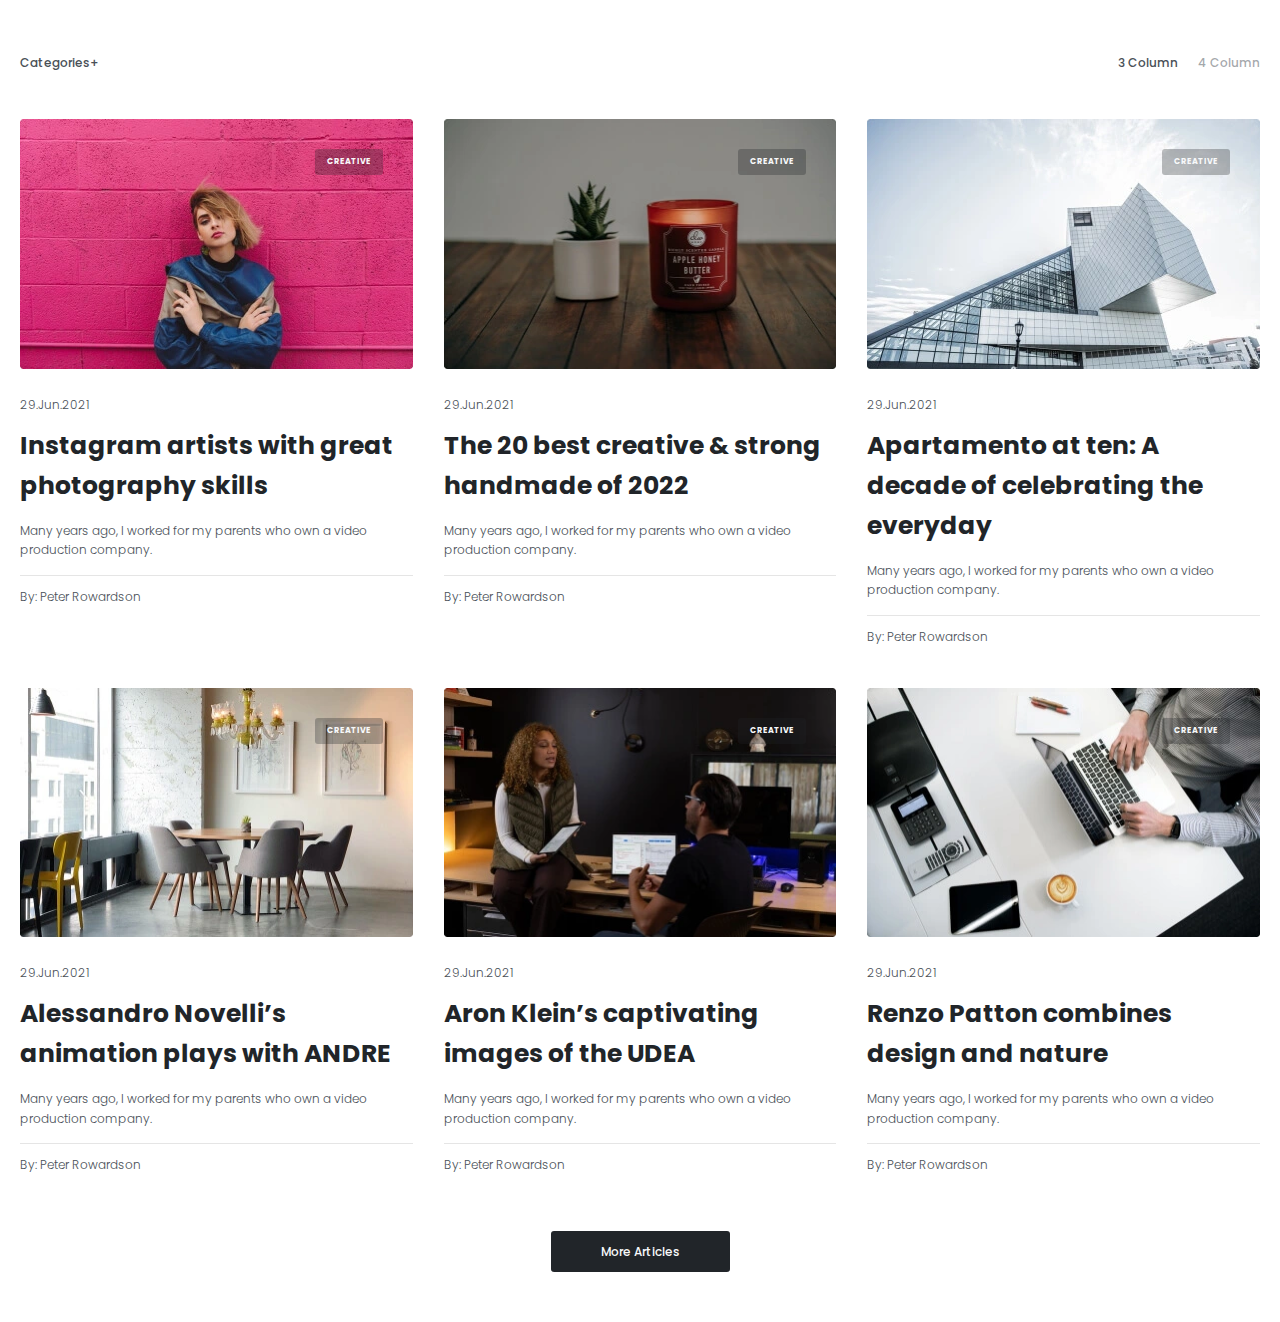
<file: lesson_14/index.html>
<!DOCTYPE html>
<html lang="en">
<head>
	<meta charset="UTF-8">
	<meta name="viewport" content="width=device-width, initial-scale=1.0">
	<link rel="stylesheet" href="css/style.css">
	<title>lesson 14</title>
</head>
<body>
	<div class="wrapper">
		<header>
		
		</header>
		<main class="main">
			<div class="main__container">
				<div class="section-one">
					<div class="section-one__categories categories">
						<a href="#" class="categories__item">
							Categories<span>+</span>
						</a>
						<div class="categories__column">
							<div class="categories__gap">
								<a href="#" class="categories__items">3 Column</a>
								<a href="#" class="categories__items">4 Column</a>
							</div>
						</div>
					</div>
					<div class="section-one__cards cards">
						<div class="cards__items">
							<div class="cards__item">
								<div class="cards__image">
									<img src="img/cards__items/01.webp" alt="Image">
									<a class="creative" href="#">CREATIVE</a>
								</div>
								<div class="cards__content content">
									<div class="content__subtitle">29.Jun.2021</div>
									<a href="#" class="content__title">Instagram artists with great photography skills</a>
									<p class="content__text">Many years ago, I worked for my parents who own a video production company.</p>
									<a href="#" class="content__author">By: Peter Rowardson</a>
								</div>
							</div>
						</div>
						<div class="cards__items">
							<div class="cards__item">
								<div class="cards__image">
									<img src="img/cards__items/02.webp" alt="Image">
									<a class="creative" href="#">CREATIVE</a>
								</div>
								<div class="cards__content content">
									<div class="content__subtitle">29.Jun.2021</div>
									<a href="#" class="content__title">The 20 best creative & strong handmade of 2022</a>
									<p class="content__text">Many years ago, I worked for my parents who own a video production company.</p>
									<a href="#" class="content__author">By: Peter Rowardson</a>
								</div>
							</div>
						</div>
						<div class="cards__items">
							<div class="cards__item">
								<div class="cards__image">
									<img src="img/cards__items/03.webp" alt="Image">
									<a class="creative" href="#">CREATIVE</a>
								</div>
								<div class="cards__content content">
									<div class="content__subtitle">29.Jun.2021</div>
									<a href="#" class="content__title">Apartamento at ten: A decade of celebrating the everyday</a>
									<p class="content__text">Many years ago, I worked for my parents who own a video production company.</p>
									<a href="#" class="content__author">By: Peter Rowardson</a>
								</div>
							</div>
						</div>
						<div class="cards__items">
							<div class="cards__item">
								<div class="cards__image">
									<img src="img/cards__items/04.webp" alt="Image">
									<a class="creative" href="#">CREATIVE</a>
								</div>
								<div class="cards__content content">
									<div class="content__subtitle">29.Jun.2021</div>
									<a href="#" class="content__title">Alessandro Novelli’s animation plays with ANDRE</a>
									<p class="content__text">Many years ago, I worked for my parents who own a video production company.</p>
									<a href="#" class="content__author">By: Peter Rowardson</a>
								</div>
							</div>
						</div>
						<div class="cards__items">
							<div class="cards__item">
								<div class="cards__image">
									<img src="img/cards__items/05.webp" alt="Image">
									<a class="creative" href="#">CREATIVE</a>
								</div>
								<div class="cards__content content">
									<div class="content__subtitle">29.Jun.2021</div>
									<a href="#" class="content__title">Aron Klein’s captivating images of the UDEA</a>
									<p class="content__text">Many years ago, I worked for my parents who own a video production company.</p>
									<a href="#" class="content__author">By: Peter Rowardson</a>
								</div>
							</div>
						</div>
						<div class="cards__items">
							<div class="cards__item">
								<div class="cards__image">
									<img src="img/cards__items/06.webp" alt="Image">
									<a class="creative" href="#">CREATIVE</a>
								</div>
								<div class="cards__content content">
									<div class="content__subtitle">29.Jun.2021</div>
									<a href="#" class="content__title">Renzo Patton combines design and nature</a>
									<p class="content__text">Many years ago, I worked for my parents who own a video production company.</p>
									<a href="#" class="content__author">By: Peter Rowardson</a>
								</div>
							</div>
						</div>
					</div>
					<div class="section-one__botton botton">
						<a href="#" class="botton__link">More Articles</a>
					</div>
				</div>
			</div>
		</main>
		<footer>	

		</footer>

	</div>
</body>
</html>
</file>
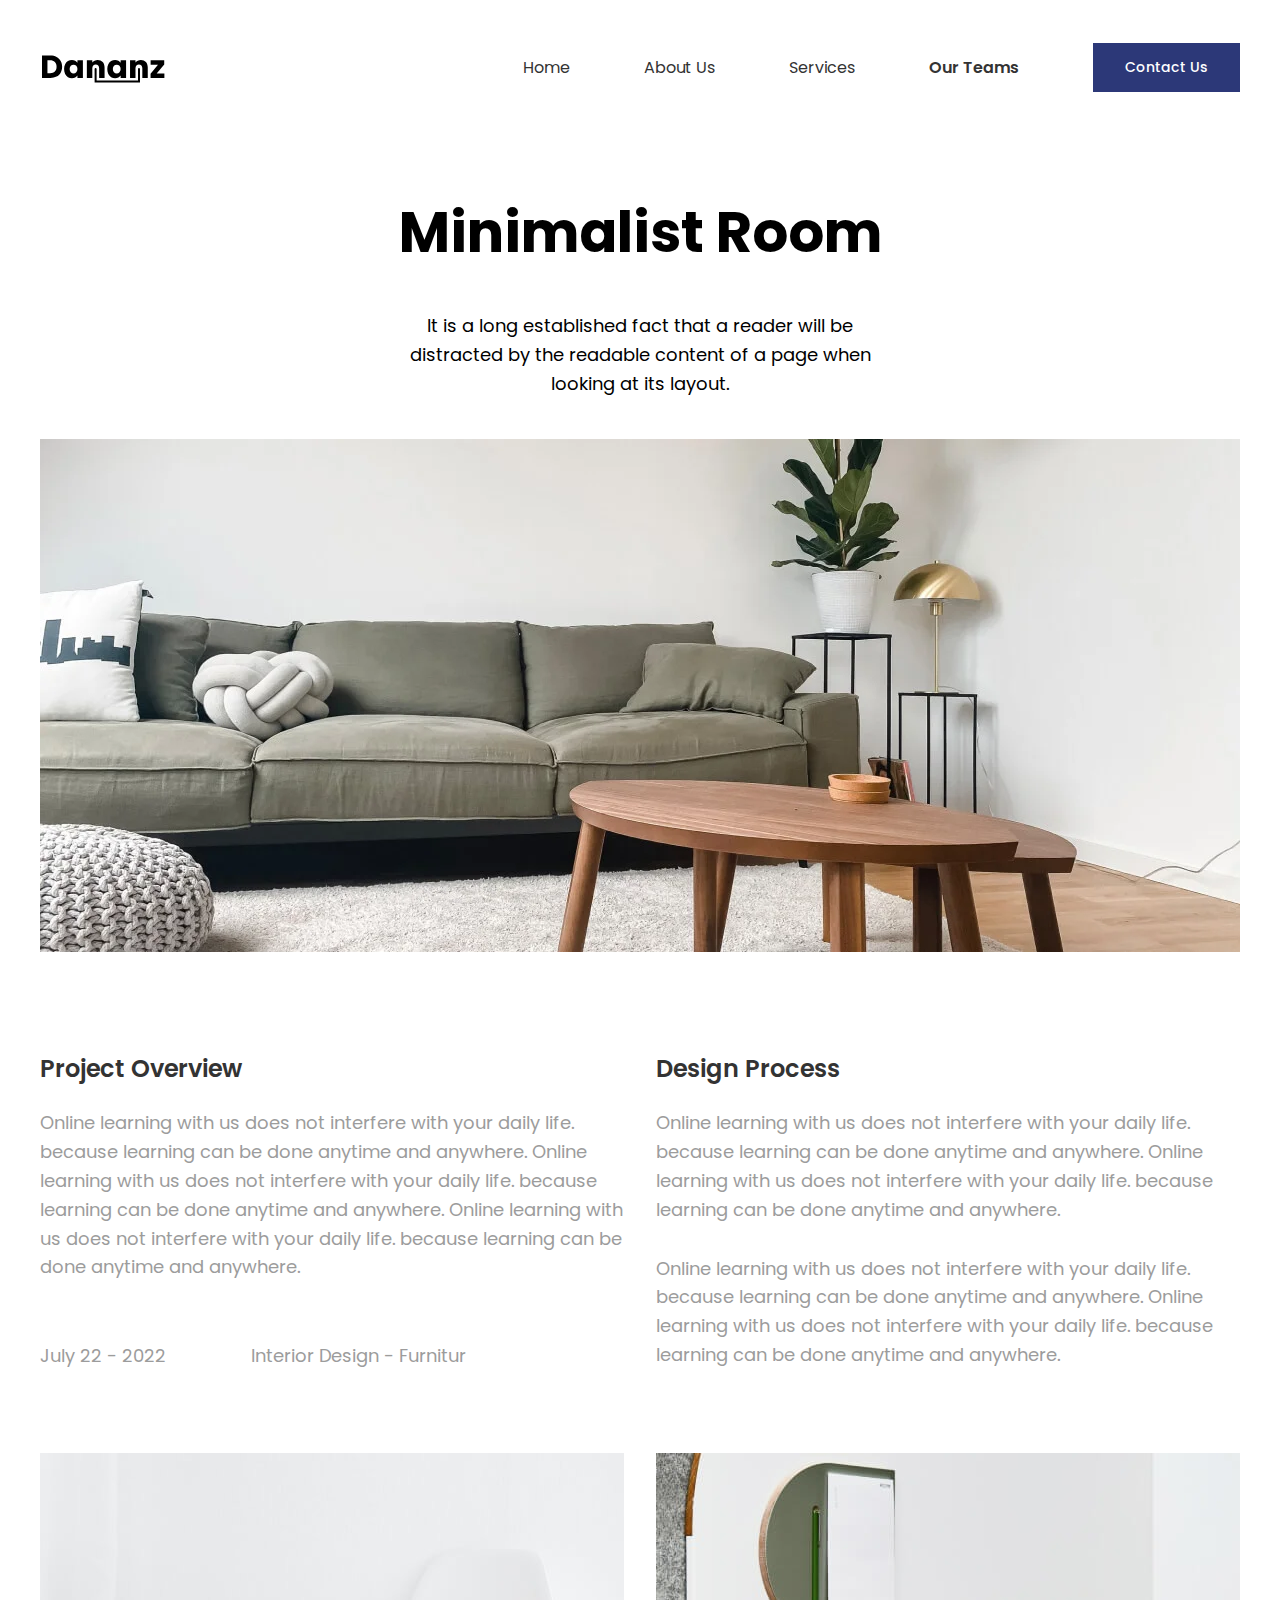
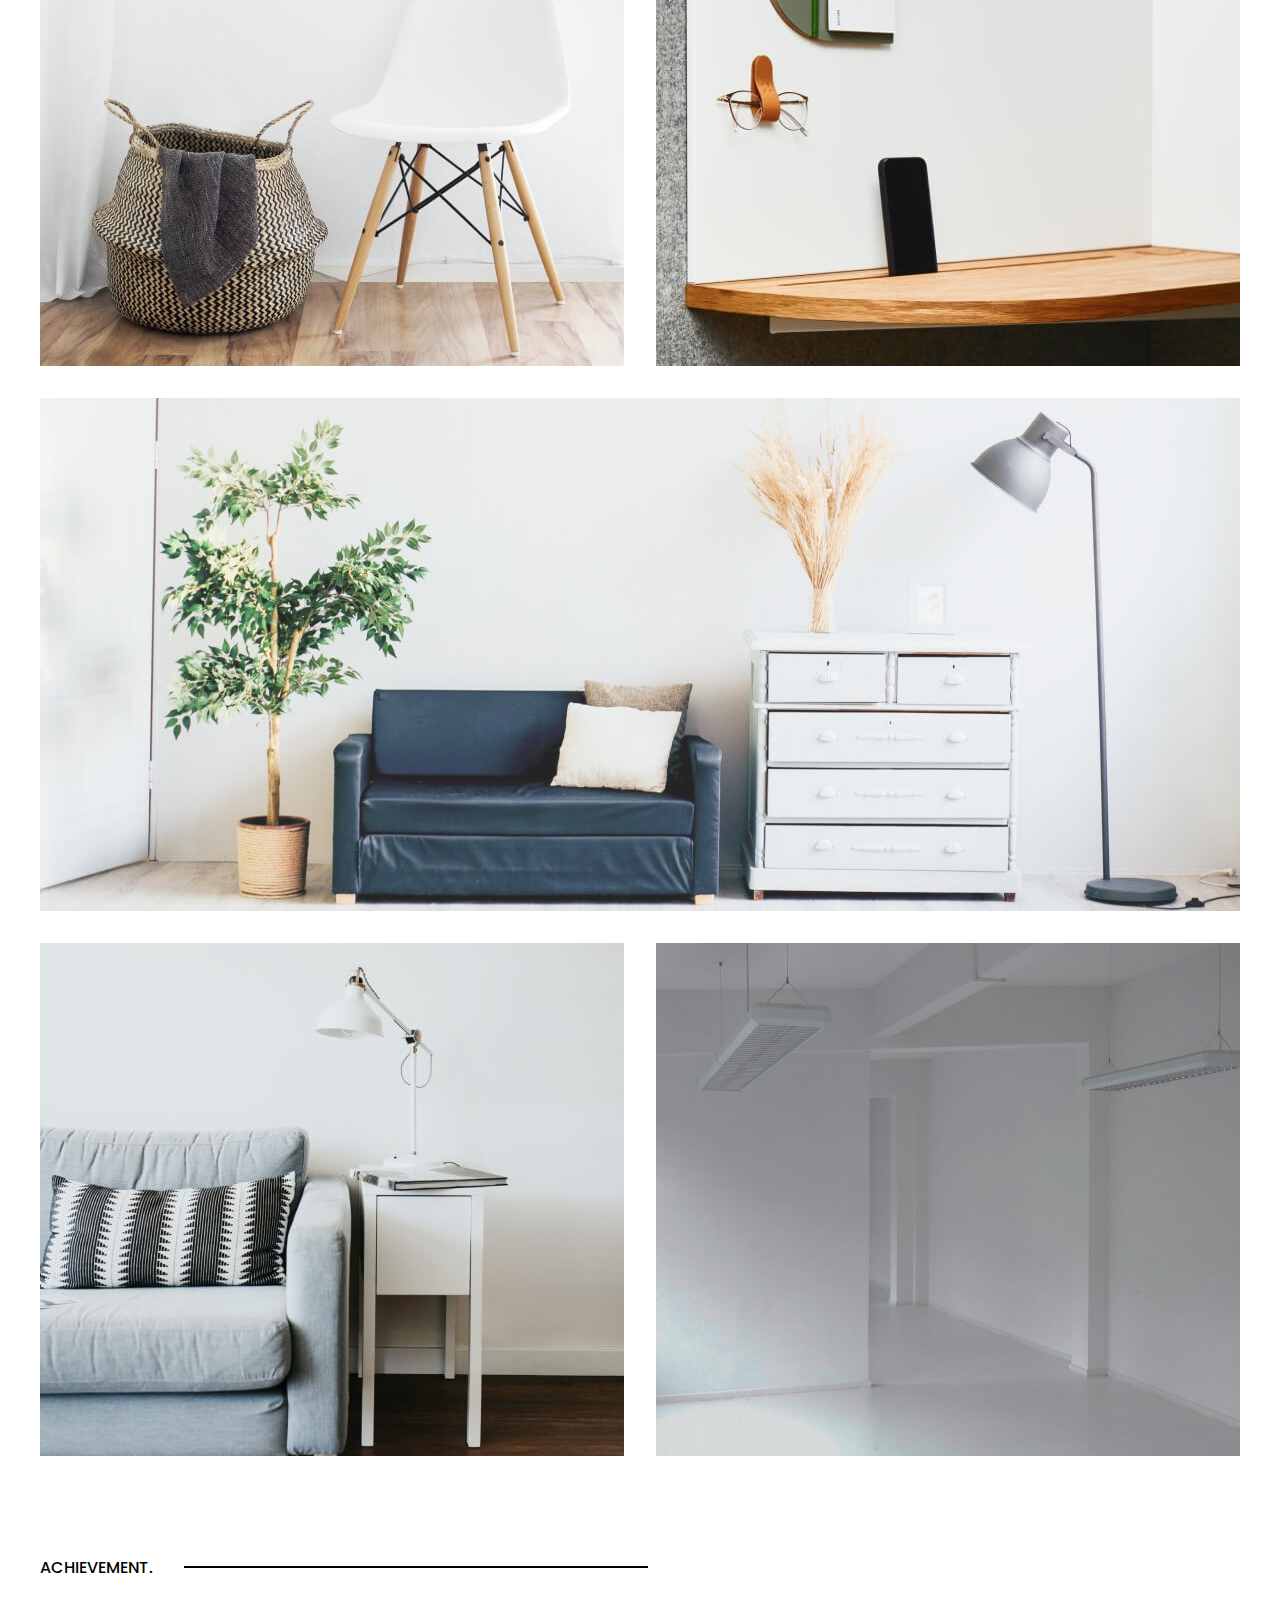
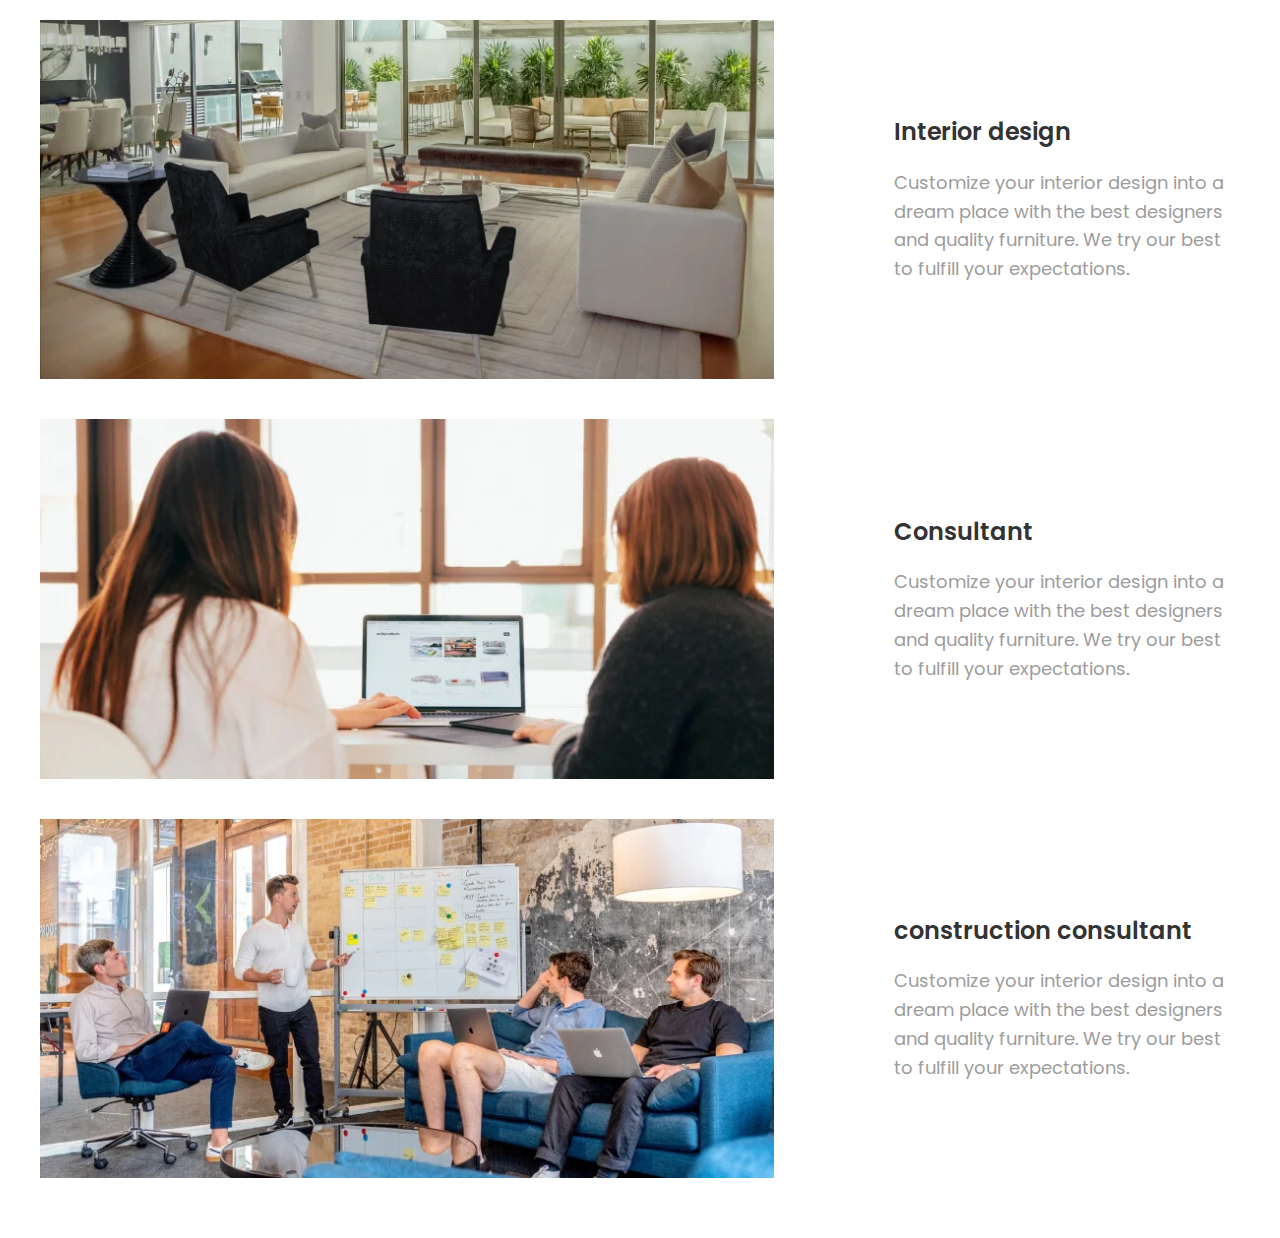
<file: lesson_15/index.html>
<!DOCTYPE html>
<html lang="en">
<head>
	<meta charset="UTF-8">
	<meta name="viewport" content="width=device-width, initial-scale=1.0">
	<link rel="stylesheet" href="css/style.css">
	<title>lesson 15</title>
</head>
<body>
	<header class="header">
		<div class="header__container">
			<a href="#" class="header__logo logo-header">
				<img src="img/danaz/header-logo/logo.svg" alt="Logo">
			</a>
			<div class="header-menu menu-header">
				<ul class="menu-header__list list-menu-header">
					<li class="list-menu-header__item">
						<a href="#" class="list-menu-header__link">Home</a>
					</li>
					<li class="list-menu-header__item">
						<a href="#" class="list-menu-header__link">About Us</a>
					</li>
					<li class="list-menu-header__item">
						<a href="#" class="list-menu-header__link">Services</a>
					</li>
					<li class="list-menu-header__item">
						<a href="#" class="list-menu-header__link list-menu-header__link_active">Our Teams</a>
					</li>
				</ul>
				<a href="#" class="menu-header__contacts">Contact Us</a>
			</div>
		</div>
	</header>
	<main class="page">
		<div class="page__container">
			<div class="page-minimalist minimalist-page-header">
				<div class="minimalist-page-header__content">
					<h1 class="minimalist-page-header__title">Minimalist Room</h1>
					<div class="minimalist-page-header__text">It is a long established fact that a reader will be distracted by the readable content of a page when looking at its layout.</div>
					<img class="minimalist-page-header__image" src="img/danaz/main-header-minimalist/manimalist-room.webp" alt="Minimalist room">
				</div>
				<div class="minimalist-content content-minimalist">
					<div class="content-minimalist__project">
						<h2 class="minimalist-title">Project Overview</h2>
						<p class="content-minimalist__text-project">Online learning with us does not interfere with your daily life. because learning can be done anytime and anywhere. Online learning with us does not interfere with your daily life. because learning can be done anytime and anywhere. Online learning with us does not interfere with your daily life. because learning can be done anytime and anywhere. </p>
						<div class="content-minimalist__author">
							<span>July 22 - 2022</span>
							<span>Interior Design - Furnitur</span>
						</div>
					</div>
					<div class="content-minimalist__design">
						<h2 class="minimalist-title">Design Process</h2>
						<p class="content-minimalist__text">Online learning with us does not interfere with your daily life. because learning can be done anytime and anywhere. Online learning with us does not interfere with your daily life. because learning can be done anytime and anywhere.</p>
						<p >Online learning with us does not interfere with your daily life. because learning can be done anytime and anywhere. Online learning with us does not interfere with your daily life. because learning can be done anytime and anywhere.</p>
					</div>
				</div>
				<div class="minimalist-image image-minimalist">
					<div class="image-minimalist__box">
						<img src="img/danaz/main-content-img/01.webp" alt="A chair with a basket">
					</div>
					<div class="image-minimalist__box">
						<img src="img/danaz/main-content-img/02.webp" alt="Corner to look after face">
					</div>
					<div class="image-minimalist__box image-minimalist__box_big">
						<img src="img/danaz/main-content-img/03.webp" alt="Living room">
					</div>
					<div class="image-minimalist__box">
						<img src="img/danaz/main-content-img/04.webp" alt="Sofa with a curbstone on which the lamp stands">
					</div>
					<div class="image-minimalist__box">
						<img src="img/danaz/main-content-img/05.webp" alt="Apartment with no furniture with white walls">
					</div>
				</div>
			</div>
			<div class="page__servises servises">
				<h2 class="servises__title">ACHIEVEMENT.</h2>
				<div class="servises__content content-servises">
					<div class="content-servises__items">
						<div class="content-servises__image">
							<img src="img/danaz/servises/interior.webp" alt="Interior">
						</div>
						<div class="content-servises__box box-servises-content">
							<h3 class="box-servises-content__title">Interior design</h3>
							<p class="box-servises-content__text">Customize your interior design into a dream place with the best designers and quality furniture. We try our best to fulfill your expectations.</p>
						</div>
					</div>
					<div class="content-servises__items">
						<div class="content-servises__image">
							<img src="img/danaz/servises/consultant.webp" alt="Interior">
						</div>
						<div class="content-servises__box box-servises-content">
							<h3 class="box-servises-content__title">Consultant</h3>
							<p class="box-servises-content__text">Customize your interior design into a dream place with the best designers and quality furniture. We try our best to fulfill your expectations.</p>
						</div>
					</div>
					<div class="content-servises__items">
						<div class="content-servises__image">
							<img src="img/danaz/servises/construction-consultant.webp" alt="Interior">
						</div>
						<div class="content-servises__box box-servises-content">
							<h3 class="box-servises-content__title">construction consultant</h3>
							<p class="box-servises-content__text">Customize your interior design into a dream place with the best designers and quality furniture. We try our best to fulfill your expectations.</p>
						</div>
					</div>
				</div>
			</div>
		</div>
	</main>
</body>
</html>
</file>
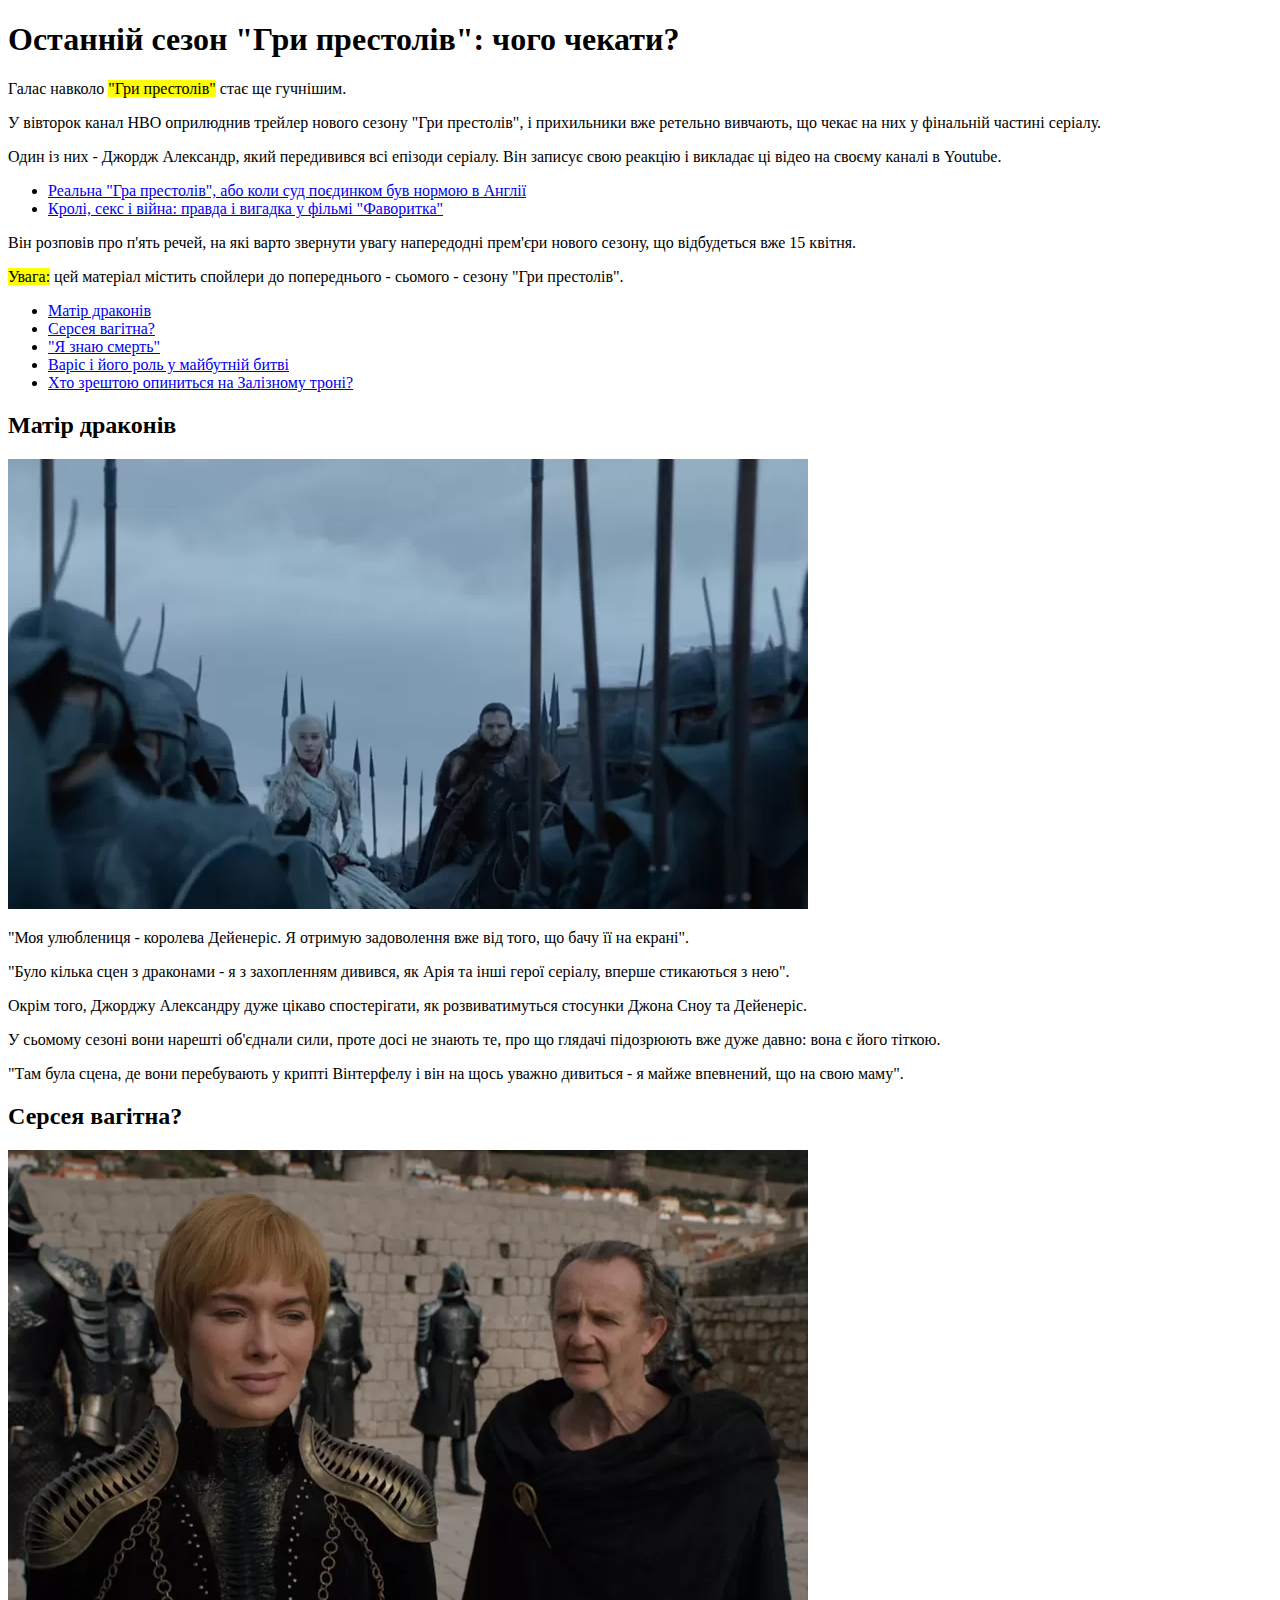
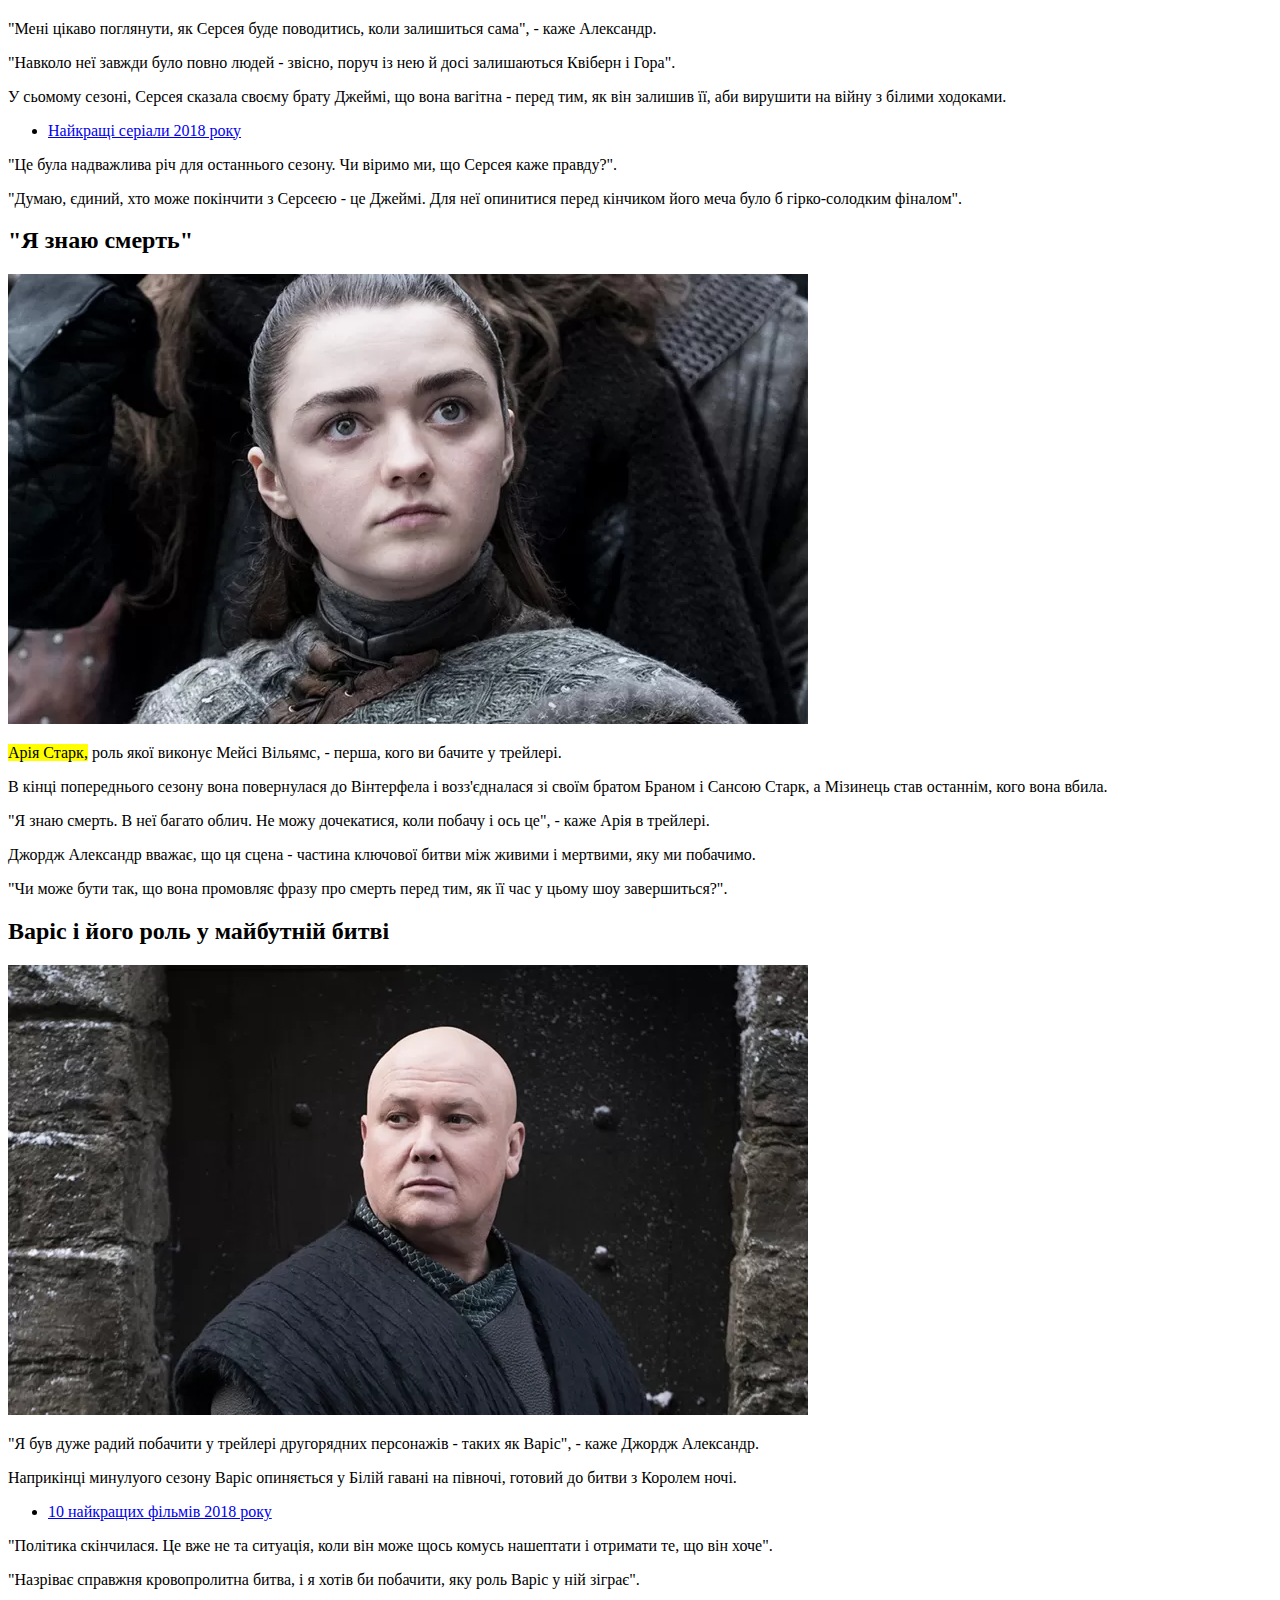
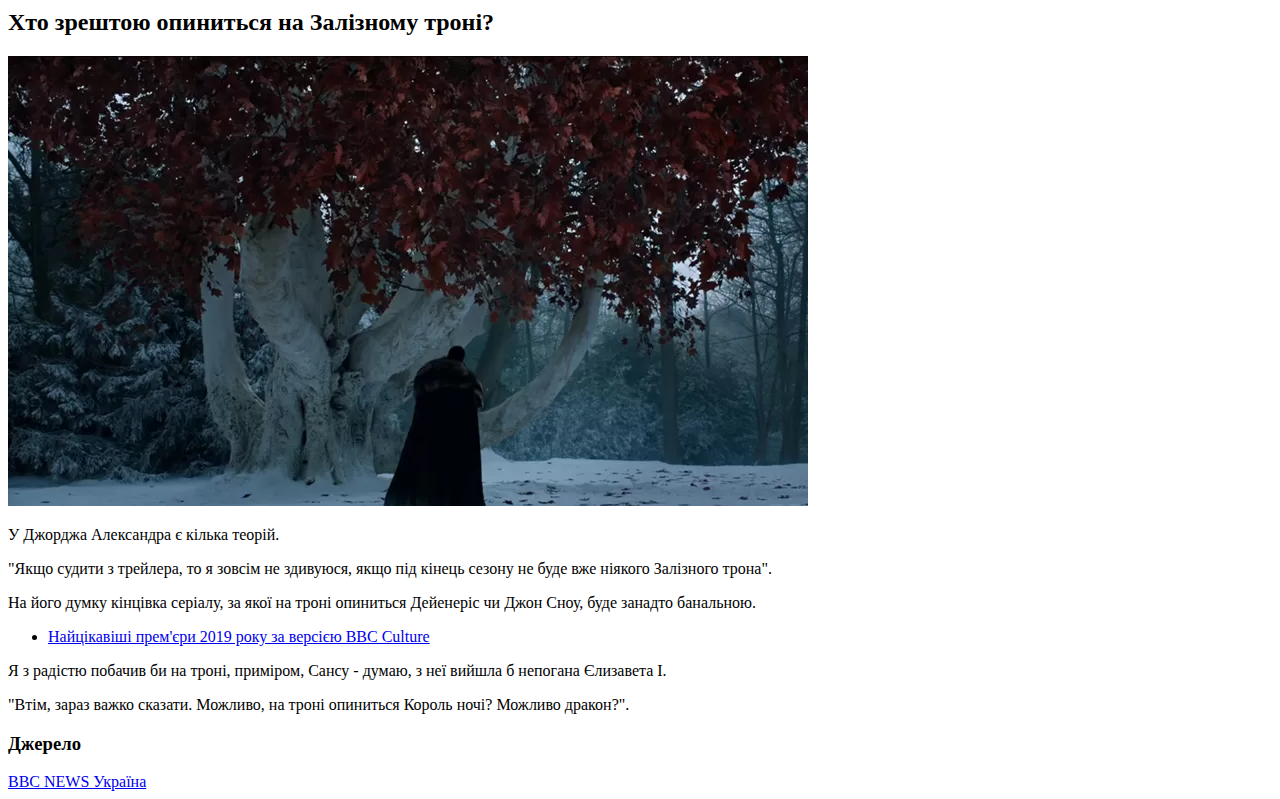
<file: lesson_2/index.html>
<!DOCTYPE html>
<html lang="uk">
<head>
	<meta charset="UTF-8">
	<meta name="viewport" content="width=device-width, initial-scale=1.0">
	<title>lesson 2</title>
</head>
<body>
	<header>
		<h1>Останній сезон "Гри престолів": чого чекати?</h1>
		<p>Галас навколо <mark>"Гри престолів"</mark> стає ще гучнішим.</p>
		<p>У вівторок канал HBO оприлюднив трейлер нового сезону "Гри престолів", і прихильники вже ретельно вивчають, що чекає на них у фінальній частині серіалу.</p>
		<p>Один із них - <span>Джордж Александр</span>, який передивився всі епізоди серіалу. Він записує свою реакцію і викладає ці відео на своєму каналі в Youtube.</p>
		<ul>
			<li>
				<a target="_blank" href="https://www.bbc.com/ukrainian/features-47270981">Реальна "Гра престолів", або коли суд поєдинком був нормою в Англії</a>
			</li>
			<li>
				<a target="_blank" href="https://www.bbc.com/ukrainian/features-46939250">Кролі, секс і війна: правда і вигадка у фільмі "Фаворитка"</a>
			</li>
		</ul>
		<p>Він розповів про п'ять речей, на які варто звернути увагу напередодні прем'єри нового сезону, що відбудеться вже 15 квітня.</p>
		<p><mark>Увага:</mark> цей матеріал містить спойлери до попереднього - сьомого - сезону "Гри престолів".</p>
		<ul>
			<li>
				<a href="#block_1">Матір драконів</a>
			</li>
			<li>
				<a href="#block_2">Серсея вагітна?</a>
			</li>
			<li>
				<a href="#block_3">"Я знаю смерть"</a>
			</li>
			<li>
				<a href="#block_4">Варіс і його роль у майбутній битві</a>
			</li>
			<li>
				<a href="#block_5">Хто зрештою опиниться на Залізному троні?</a>
			</li>
		</ul>
	</header>
	<main>
		<div class="information">
			<div id="block_1" class="mother_of_dragons">
				<h2>Матір драконів</h2>
				<img src="img/mother_of_dragons.jpg" alt="Матір драконів">
				<p>	"<span>Моя улюблениця</span> - королева Дейенеріс. Я отримую задоволення вже від того, що бачу її на екрані".</p>
				<p>"Було кілька сцен з драконами - я з захопленням дивився, як Арія та інші герої серіалу, вперше стикаються з нею".</p>
				<p>Окрім того, Джорджу Александру дуже цікаво спостерігати, як розвиватимуться стосунки Джона Сноу та Дейенеріс.</p>
				<p>У сьомому сезоні вони нарешті об'єднали сили, проте досі не знають те, про що глядачі підозрюють вже дуже давно: вона є його тіткою.</p>
				<p>"Там була сцена, де вони перебувають у крипті Вінтерфелу і він на щось уважно дивиться - я майже впевнений, що на свою маму".</p>
			</div>
			<div id="block_2" class="сersei">
				<h2>Серсея вагітна?</h2>
				<img src="img/cercei.jpg" alt="серсея зі своєю охороною та дисницею посміхається у невідомість">
				<p>	"Мені цікаво поглянути, як Серсея буде поводитись, коли залишиться сама", - каже Александр.</p>
				<p>"Навколо неї завжди було повно людей - звісно, поруч із нею й досі залишаються Квіберн і Гора".</p>
				<p>У сьомому сезоні, Серсея сказала своєму брату Джеймі, що вона вагітна - перед тим, як він залишив її, аби вирушити на війну з білими ходоками.</p>
				<ul>
					<li>
						<a target="_blank" href="https://www.bbc.com/ukrainian/vert-fut-42668719">Найкращі серіали 2018 року</a>
					</li>
				</ul>
				<p>"Це була надважлива річ для останнього сезону. Чи віримо ми, що Серсея каже правду?".</p>
				<p>"Думаю, єдиний, хто може покінчити з Серсеєю - <span>це Джеймі.</span> Для неї опинитися перед кінчиком його меча було б гірко-солодким фіналом".</p>
			</div>
			<div id="block_3" class="aria">
				<h2>"Я знаю смерть"</h2>
				<img src="img/aria.jpg" alt="Арія спостерігає за чимось">
				<p><mark>Арія Старк,</mark> роль якої виконує Мейсі Вільямс, - перша, кого ви бачите у трейлері.</p>
				<p>	В кінці попереднього сезону вона повернулася до Вінтерфела і возз'єдналася зі своїм братом Браном і Сансою Старк, а Мізинець став останнім, кого вона вбила.</p>
				<p>	"Я знаю смерть. В неї багато облич. Не можу дочекатися, коли побачу і ось це", - каже Арія в трейлері.</p>
				<p>	Джордж Александр вважає, що ця сцена - частина ключової битви між живими і мертвими, яку ми побачимо.</p>
				<p>	"Чи може бути так, що вона промовляє фразу про смерть перед тим, як її час у цьому шоу завершиться?".</p>
			</div>
			<div id="block_4" class="varis">
				<h2>Варіс і його роль у майбутній битві</h2>
				<img src="img/varis.jpg" alt="Варіс кудась дивиться">
				<p><span>"Я був дуже радий побачити у трейлері другорядних персонажів - таких як Варіс",</span> - каже Джордж Александр.</p>
				<p>	Наприкінці минулуого сезону Варіс опиняється у Білій гавані на півночі, готовий до битви з Королем ночі.</p>
				<ul>
					<li>
						<a target="_blank" href="https://www.bbc.com/ukrainian/vert-cul-42720625">10 найкращих фільмів 2018 року</a>
					</li>
				</ul>
				<p>	"Політика скінчилася. Це вже не та ситуація, коли він може щось комусь нашептати і отримати те, що він хоче".</p>
				<p>	"Назріває справжня кровопролитна битва, і я хотів би побачити, яку роль Варіс у ній зіграє".</p>
			</div>
			<div id="block_5" class="iron throne">
				<h2>Хто зрештою опиниться на Залізному троні?</h2>
				<img src="img/winterfell.jpg" alt="Варіс кудась дивиться">
				<p><span>У Джорджа Александра є кілька теорій.</span></p>
				<p>	"Якщо судити з трейлера, то я зовсім не здивуюся, якщо під кінець сезону не буде вже ніякого Залізного трона".</p>
				<p>	На його думку кінцівка серіалу, за якої на троні опиниться Дейенеріс чи Джон Сноу, буде занадто банальною.</p>
				<ul>
					<li>
						<a target="_blank" href="https://www.bbc.com/ukrainian/vert-cul-46740805">Найцікавіші прем'єри 2019 року за версією BBC Culture</a>
					</li>
				</ul>
				<p>	Я з радістю побачив би на троні, приміром, Сансу - думаю, з неї вийшла б непогана Єлизавета I.</p>
				<p>	"Втім, зараз важко сказати. Можливо, на троні опиниться Король ночі? Можливо дракон?".</p>
			</div>
		</div>
	</main>
	<footer>
		<h3 >Джерело</h3>
		<a href="https://www.bbc.com/ukrainian/news-47469107">BBC NEWS Україна</a>
	</footer>
</body>
</html>
</file>
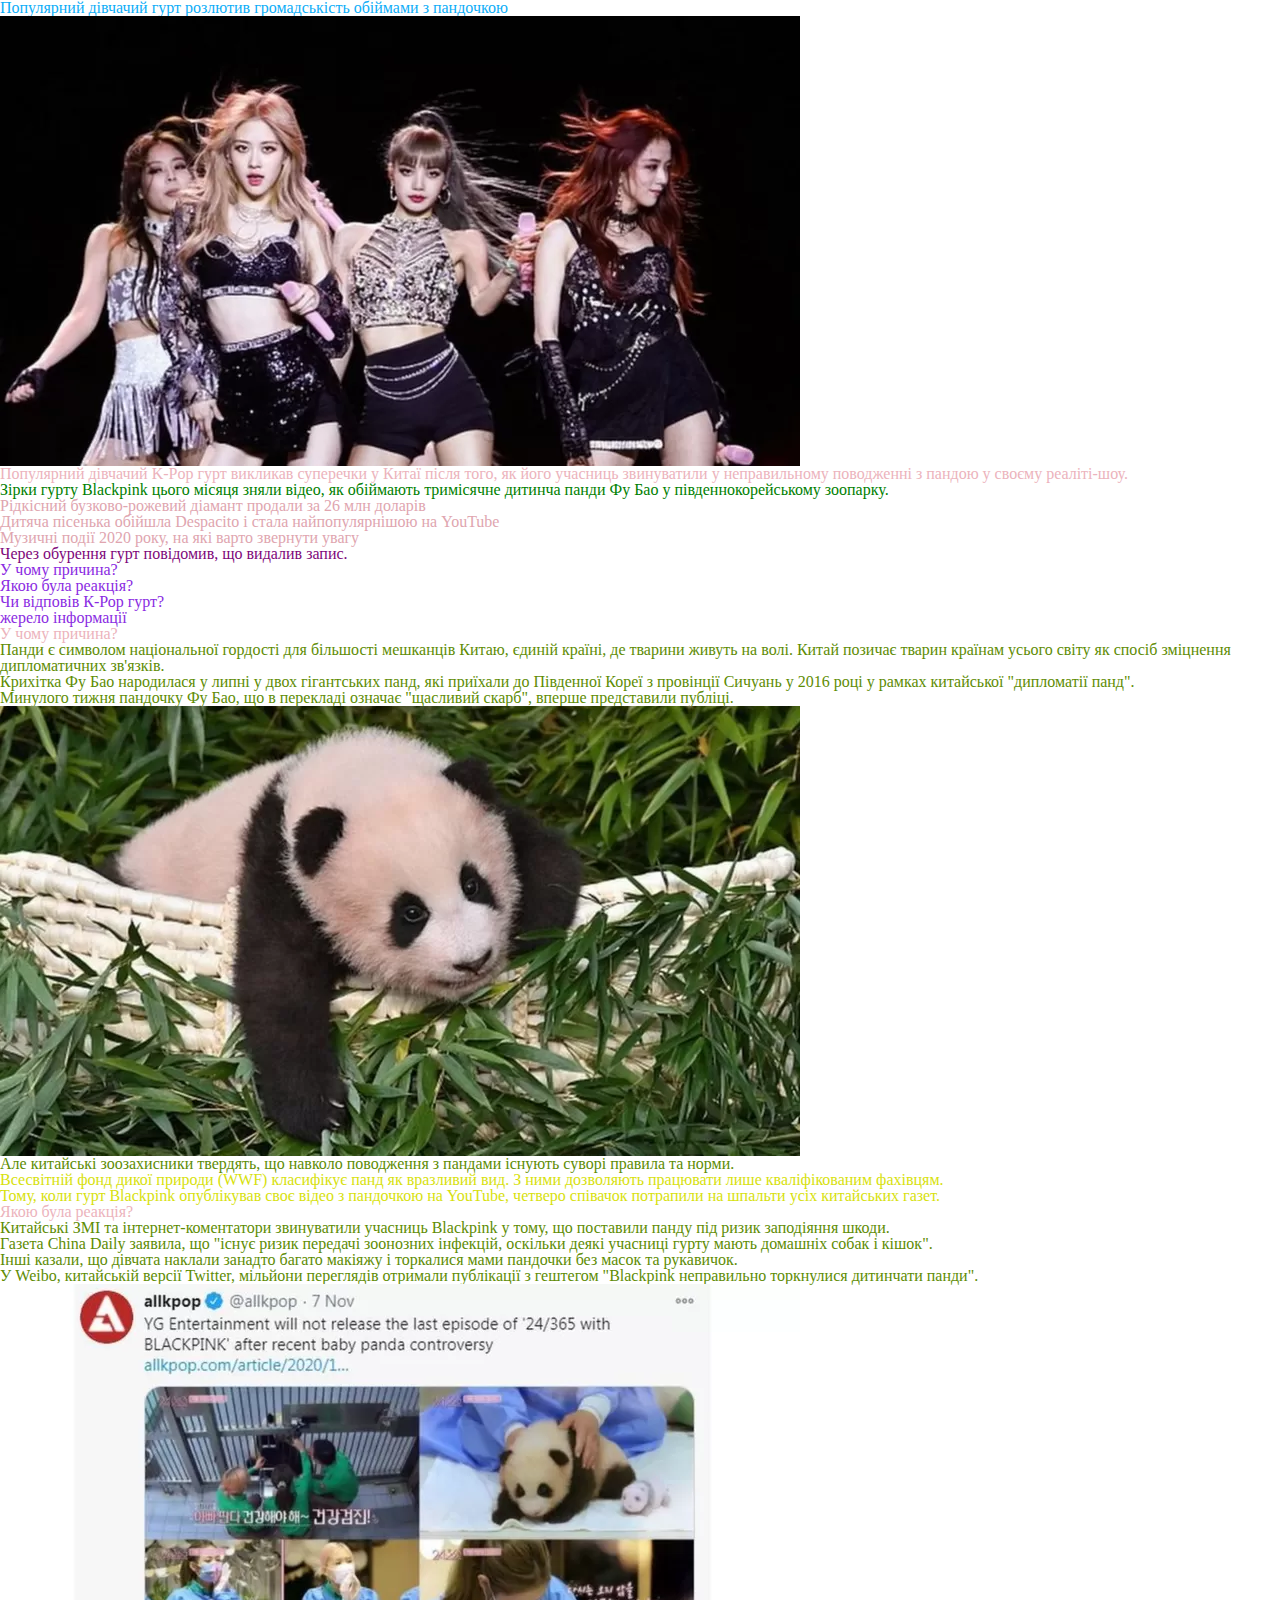
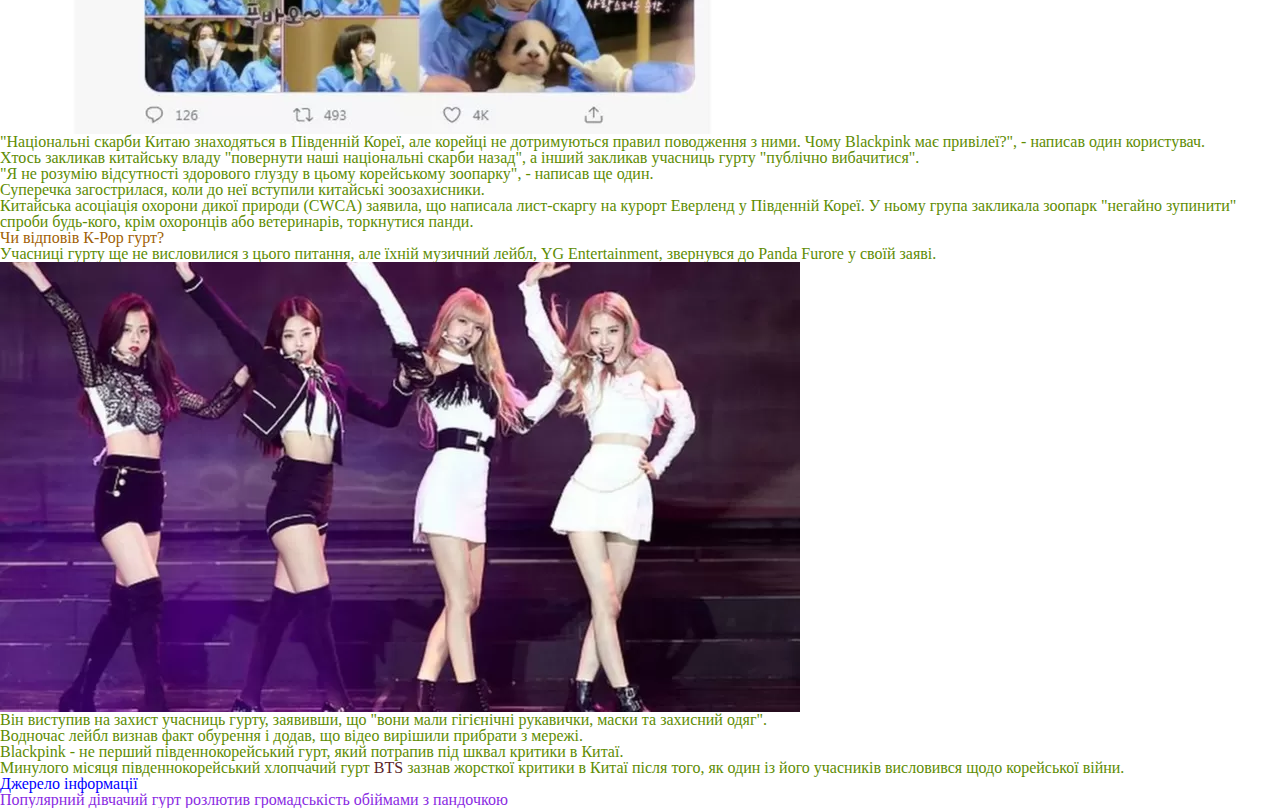
<file: lesson_3/index.html>
<!DOCTYPE html>
<html lang="uk">
<head>
	<meta charset="UTF-8">
	<meta name="viewport" content="width=device-width, initial-scale=1.0">
	<link rel="stylesheet" href="css/style.css">
	<title>lesson 3</title>
</head>
<body>
	<header>
		<div class="header-container">
			<h1>Популярний дівчачий гурт розлютив громадськість обіймами з пандочкою</h1>
			<img src="img/01.jpg" alt="Група BLACKPINK">
			<h3>Популярний дівчачий K-Рop гурт викликав суперечки у Китаї після того, як його учасниць звинуватили у неправильному поводженні з пандою у своєму реаліті-шоу.</h3>
			<div class="header-content">
				<p>Зірки гурту Blackpink цього місяця зняли відео, як обіймають тримісячне дитинча панди Фу Бао у південнокорейському зоопарку.</p>
				<ul>
					<li>
						<a target="_blank" href="https://www.bbc.com/ukrainian/news-54914092">Рідкісний бузково-рожевий діамант продали за 26 млн доларів</a>
					</li>
					<li>
						<a target="_blank" href="https://www.bbc.com/ukrainian/news-54794147">Дитяча пісенька обійшла Despacito і стала найпопулярнішою на YouTube</a>
					</li>
					<li>
						<a target="_blank" href="https://www.bbc.com/ukrainian/features-50932815">Музичні події 2020 року, на які варто звернути увагу</a>
					</li>
				</ul>
			</div>
			<p>Через обурення гурт повідомив, що видалив запис.</p>
			<div class="navigation">
				<ol>
					<li>
						<a class="link-anchor" href="#block-one">У чому причина?</a>
					</li>
					<li>
						<a href="#block-two">Якою була реакція?</a>
					</li>
					<li>
						<a href="#block-three">Чи відповів К-Рор гурт?</a>
					</li>
					<li>
						<a href="#anchor-footer">жерело інформації</a>
					</li>
				</ol>
			</div>
		</div>
	</header>
	<main>
		<div class="page">
			<div id="block-one" class="block-one">
				<h2>У чому причина?</h2>
				<p>Панди є символом національної гордості для більшості мешканців Китаю, єдиній країні, де тварини живуть на волі. Китай позичає тварин країнам усього світу як спосіб зміцнення дипломатичних зв'язків.</p>
				<p>Крихітка Фу Бао народилася у липні у двох гігантських панд, які приїхали до Південної Кореї з провінції Сичуань у 2016 році у рамках китайської "дипломатії панд".</p>
				<p>Минулого тижня пандочку Фу Бао, що в перекладі означає "щасливий скарб", вперше представили публіці.</p>
				<img src="img/02.jpg" alt="Панда">
				<div class="block-subtitle">
					<p class="subtitle-text">Але китайські зоозахисники твердять, що навколо поводження з пандами існують суворі правила та норми.</p>
					<p>Всесвітній фонд дикої природи (WWF) класифікує панд як вразливий вид. З ними дозволяють працювати лише кваліфікованим фахівцям.</p>
					<p>Тому, коли гурт Blackpink опублікував своє відео з пандочкою на YouTube, четверо співачок потрапили на шпальти усіх китайських газет.</p>
				</div>
			</div>
			<div id="block-two" class="block-two">
				<h2>Якою була реакція?</h2>
				<p>Китайські ЗМІ та інтернет-коментатори звинуватили учасниць Blackpink у тому, що поставили панду під ризик заподіяння шкоди.</p>
				<div class="text-block"><p class="text">Газета China Daily заявила, що "існує ризик передачі зоонозних інфекцій, оскільки деякі учасниці гурту мають домашніх собак і кішок".</p></div>
				<p>Інші казали, що дівчата наклали занадто багато макіяжу і торкалися мами пандочки без масок та рукавичок.</p>
				<p>У Weibo, китайській версії Twitter, мільйони переглядів отримали публікації з гештегом "Blackpink неправильно торкнулися дитинчати панди".</p>
				<img src="img/03.jpg" alt="">
				<p>"Національні скарби Китаю знаходяться в Південній Кореї, але корейці не дотримуються правил поводження з ними. Чому Blackpink має привілеї?", - написав один користувач.</p>
				<p>Хтось закликав китайську владу "повернути наші національні скарби назад", а інший закликав учасниць гурту "публічно вибачитися".</p>
				<p>"Я не розумію відсутності здорового глузду в цьому корейському зоопарку", - написав ще один.</p>
				<p>Суперечка загострилася, коли до неї вступили китайські зоозахисники.</p>
				<p>Китайська асоціація охорони дикої природи (CWCA) заявила, що написала лист-скаргу на курорт Еверленд у Південній Кореї. У ньому група закликала зоопарк "негайно зупинити" спроби будь-кого, крім охоронців або ветеринарів, торкнутися панди.</p>
			</div>
			<div id="block-three" class="block-three">
				<h2 id="suptitle">Чи відповів К-Рор гурт?</h2>
				<p class="text leson">Учасниці гурту ще не висловилися з цього питання, але їхній музичний лейбл, YG Entertainment, звернувся до Panda Furore у своїй заяві.</p>
				<img src="img/04.jpg" alt="">
				<p>Він виступив на захист учасниць гурту, заявивши, що "вони мали гігієнічні рукавички, маски та захисний одяг".</p>
				<p>Водночас лейбл визнав факт обурення і додав, що відео вирішили прибрати з мережі.</p>
				<p>Blackpink - не перший південнокорейський гурт, який потрапив під шквал критики в Китаї.</p>
				<p class="text">Минулого місяця південнокорейський хлопчачий гурт <span>BTS</span> зазнав жорсткої критики в Китаї після того, як один із його учасників висловився щодо корейської війни.</p>
			</div>
		</div>
	</main>
	<footer>
		<div id="anchor-footer" class="footer">
			<p>Джерело інформації</p>
			<a target="_blank" href="https://www.bbc.com/ukrainian/news-54905808">Популярний дівчачий гурт розлютив громадськість обіймами з пандочкою</a>
		</div>
	</footer>
</body>
</html>
</file>
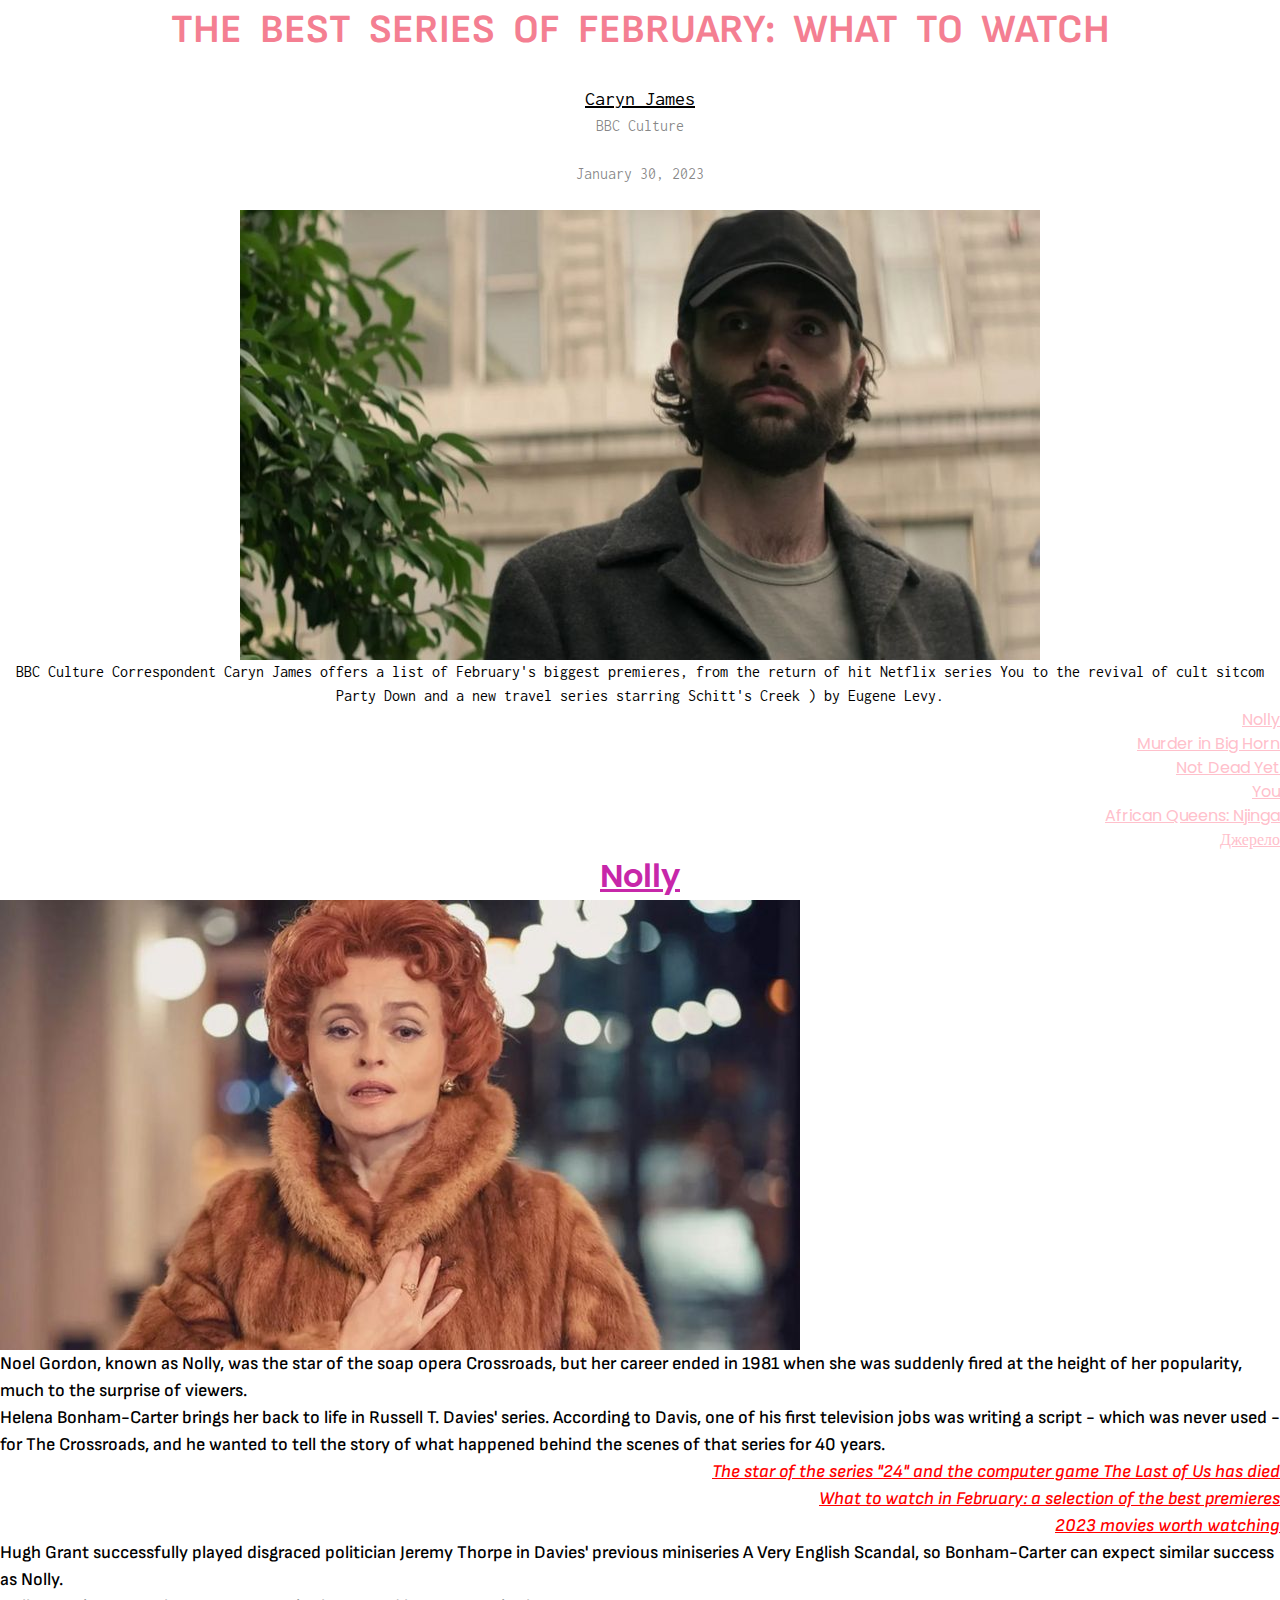
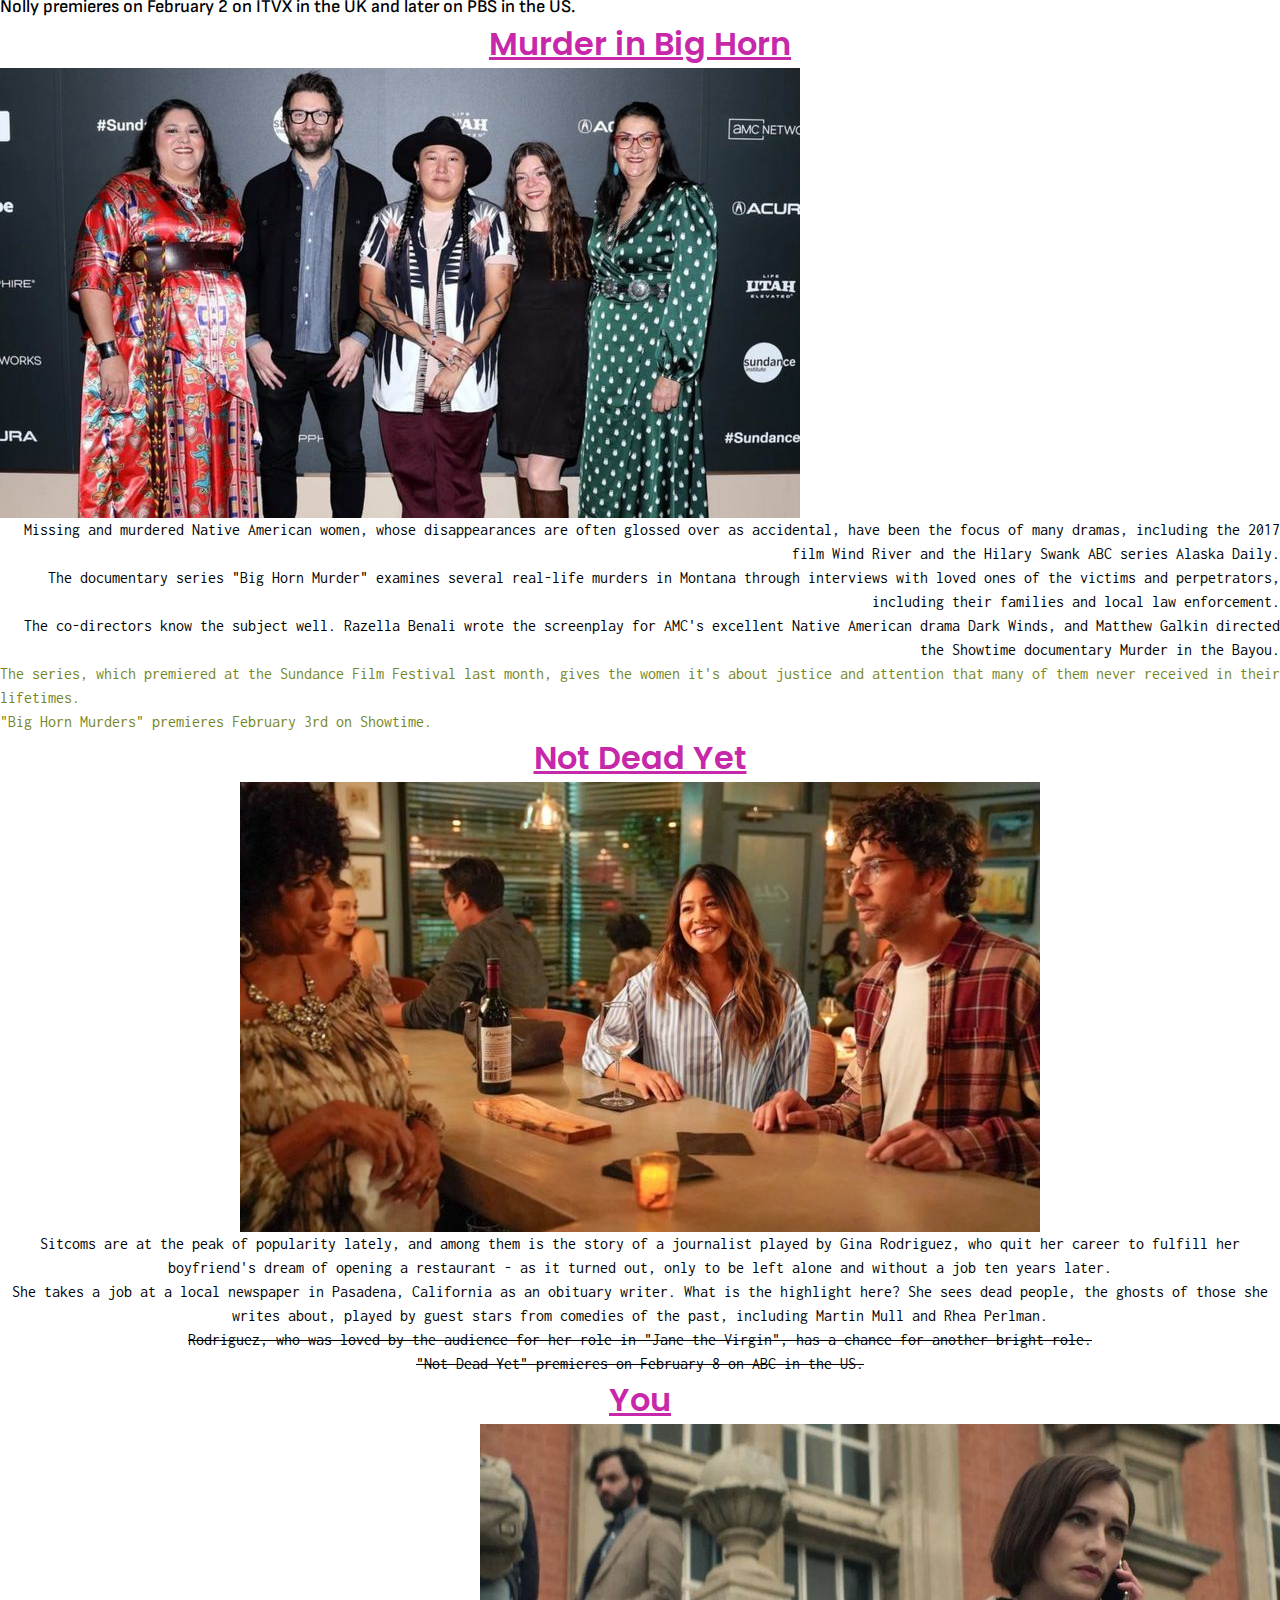
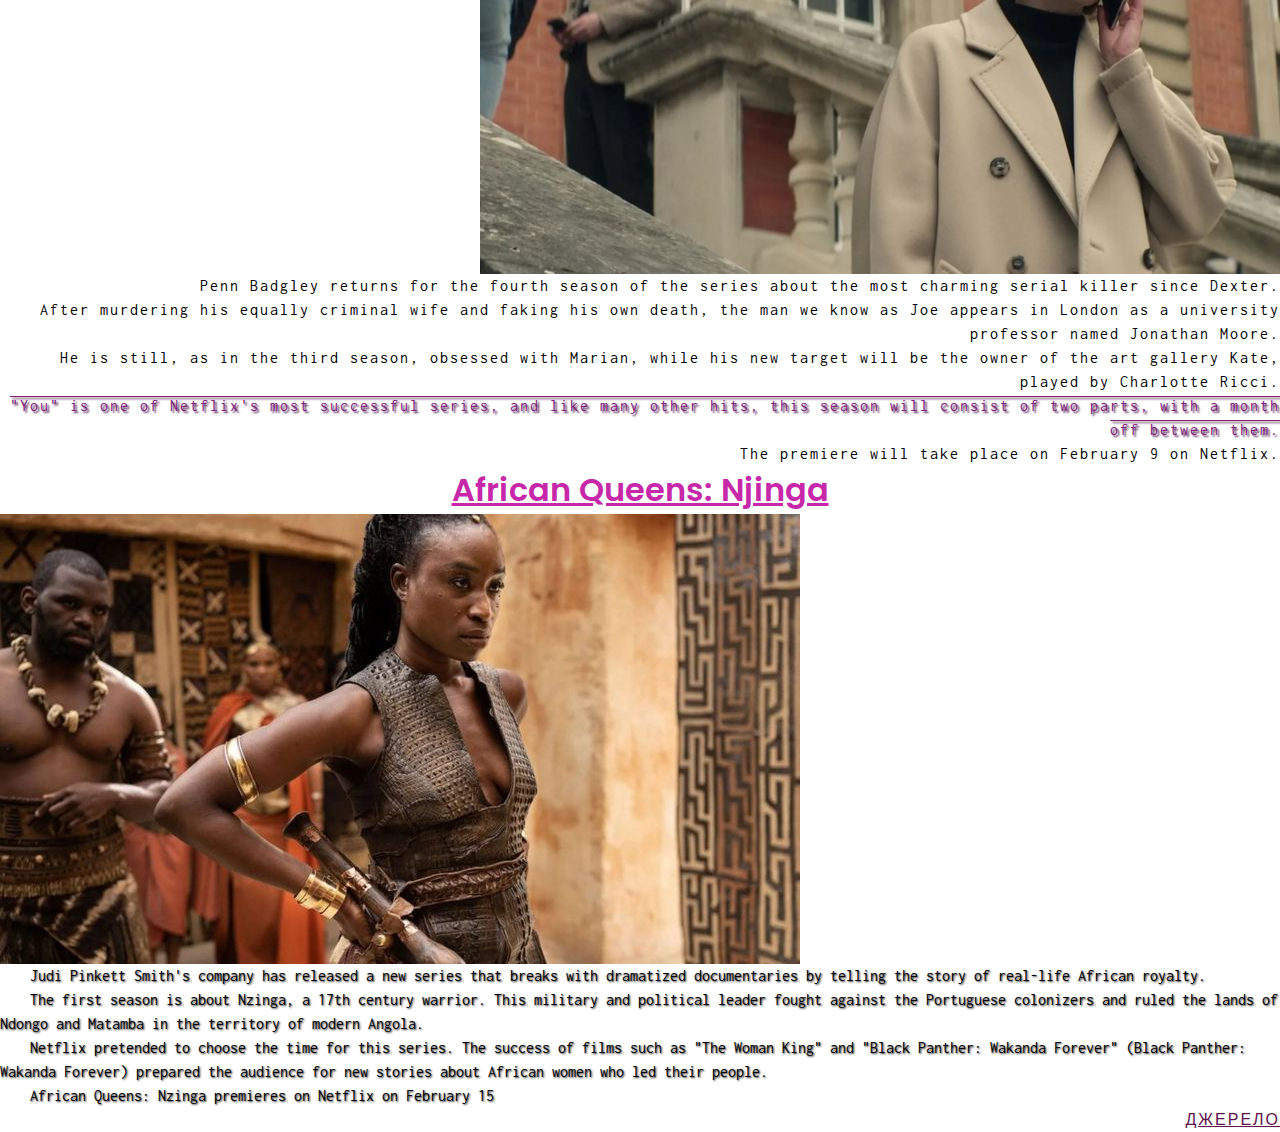
<file: lesson_4/index.html>
<!DOCTYPE html>
<html lang="en">
<head>
	<meta charset="UTF-8">
	<meta name="viewport" content="width=device-width, initial-scale=1.0">
	<link href="https://fonts.googleapis.com/css?family=Poppins:400,600,700&display=swap" rel="stylesheet">
	<link rel="stylesheet" href="css/style.css">
	<title>lesson 4</title>
</head>
<body>
	<header>
		<div class="header-block">
			<h1>The best series of February: what to watch</h1>
			<br>
			<h3>Caryn James</h3>
			<p><span>BBC Culture</span></p>
			<br>
			<p><span>January 30, 2023</span></p>
			<br>
			<img src="img/header/01.jpg" alt="Caryn James">
			<p>BBC Culture Correspondent Caryn James offers a list of February's biggest premieres, from the return of hit Netflix series You to the revival of cult sitcom Party Down and a new travel series starring Schitt's Creek ) by Eugene Levy.</p>
			<ul>
				<li>
					<a href="#block-one">Nolly</a>
				</li>
				<li>
					<a href="#block-two">Murder in Big Horn</a>
				</li>
				<li>
					<a href="#block-three">Not Dead Yet</a>
				</li>
				<li>
					<a href="#block-four">You</a>
				</li>
				<li>
					<a href="#block-five">African Queens: Njinga</a>
				</li>
				<li>
					<a href="#footer-block">Джерело</a>
				</li>
			</ul>
		</div>
	</header>
	<main>
		<div id="block-one" class="block-one">
			<h2>Nolly</h2>
			<img src="img/main/01.jpg" alt="Nolly">
			<p>Noel Gordon, known as Nolly, was the star of the soap opera Crossroads, but her career ended in 1981 when she was suddenly fired at the height of her popularity, much to the surprise of viewers.</p>
			<p>Helena Bonham-Carter brings her back to life in Russell T. Davies' series. According to Davis, one of his first television jobs was writing a script - which was never used - for The Crossroads, and he wanted to tell the story of what happened behind the scenes of that series for 40 years.</p>
			<ul>
				<li>
					<a target="_blank" href="https://www.bbc.com/ukrainian/news-64460571">The star of the series "24" and the computer game The Last of Us has died</a>
				</li>
				<li>
					<a target="_blank" href="https://www.bbc.com/ukrainian/features-64444204">What to watch in February: a selection of the best premieres</a>
				</li>
				<li>
					<a target="_blank" href="https://www.bbc.com/ukrainian/features-64095433">2023 movies worth watching</a>
				</li>
			</ul>
			<p>Hugh Grant successfully played disgraced politician Jeremy Thorpe in Davies' previous miniseries A Very English Scandal, so Bonham-Carter can expect similar success as Nolly.</p>
			<p>Nolly premieres on February 2 on ITVX in the UK and later on PBS in the US.</p>
		</div>
		<div id="block-two" class="block-two">
			<h2>Murder in Big Horn</h2>
			<img src="img/main/02.jpg" alt="Murder in Big Horn">
			<div class="block-text-one">
				<p>Missing and murdered Native American women, whose disappearances are often glossed over as accidental, have been the focus of many dramas, including the 2017 film Wind River and the Hilary Swank ABC series Alaska Daily.</p>
				<p>The documentary series "Big Horn Murder" examines several real-life murders in Montana through interviews with loved ones of the victims and perpetrators, including their families and local law enforcement.</p>
				<p>The co-directors know the subject well. Razella Benali wrote the screenplay for AMC's excellent Native American drama Dark Winds, and Matthew Galkin directed the Showtime documentary Murder in the Bayou.</p>
			</div>
			<p>The series, which premiered at the Sundance Film Festival last month, gives the women it's about justice and attention that many of them never received in their lifetimes.</p>
			<p>"Big Horn Murders" premieres February 3rd on Showtime.</p>
		</div>
		<div id="block-three" class="block-three">
			<h2>Not Dead Yet</h2>
			<img src="img/main/03.jpg" alt="Not Dead Yet">
			<p>Sitcoms are at the peak of popularity lately, and among them is the story of a journalist played by Gina Rodriguez, who quit her career to fulfill her boyfriend's dream of opening a restaurant - as it turned out, only to be left alone and without a job ten years later.</p>
			<p>She takes a job at a local newspaper in Pasadena, California as an obituary writer. What is the highlight here? She sees dead people, the ghosts of those she writes about, played by guest stars from comedies of the past, including Martin Mull and Rhea Perlman.</p>
			<div class="text-through">
				<p>Rodriguez, who was loved by the audience for her role in "Jane the Virgin", has a chance for another bright role.</p>
				<p>"Not Dead Yet" premieres on February 8 on ABC in the US.</p>
			</div>
		</div>
		<div id="block-four" class="block-four">
			<h2>You</h2>
			<img src="img/main/04.jpg" alt="You">
			<div class="text-four">
				<p>Penn Badgley returns for the fourth season of the series about the most charming serial killer since Dexter.</p>
				<p>After murdering his equally criminal wife and faking his own death, the man we know as Joe appears in London as a university professor named Jonathan Moore.</p>
				<p>He is still, as in the third season, obsessed with Marian, while his new target will be the owner of the art gallery Kate, played by Charlotte Ricci.</p>
			</div>
			<p>"You" is one of Netflix's most successful series, and like many other hits, this season will consist of two parts, with a month off between them.</p>
			<p>The premiere will take place on February 9 on Netflix.</p>
		</div>
		<div id="block-five" class="block-five">
			<h2>African Queens: Njinga</h2>
			<img src="img/main/05.jpg" alt="African Queens: Njinga">
			<p>Judi Pinkett Smith's company has released a new series that breaks with dramatized documentaries by telling the story of real-life African royalty.</p>
			<p>The first season is about Nzinga, a 17th century warrior. This military and political leader fought against the Portuguese colonizers and ruled the lands of Ndongo and Matamba in the territory of modern Angola.</p>
			<p>Netflix pretended to choose the time for this series. The success of films such as "The Woman King" and "Black Panther: Wakanda Forever" (Black Panther: Wakanda Forever) prepared the audience for new stories about African women who led their people.</p>
			<p>African Queens: Nzinga premieres on Netflix on February 15</p>
		</div>
	</main>
	<footer>
		<div id="footer-block" class="footer-block">
			<a target="_blank" href="https://www.bbc.com/ukrainian/vert-cul-64431011">Джерело</a>
		</div>
	</footer>
</body>
</html>
</file>
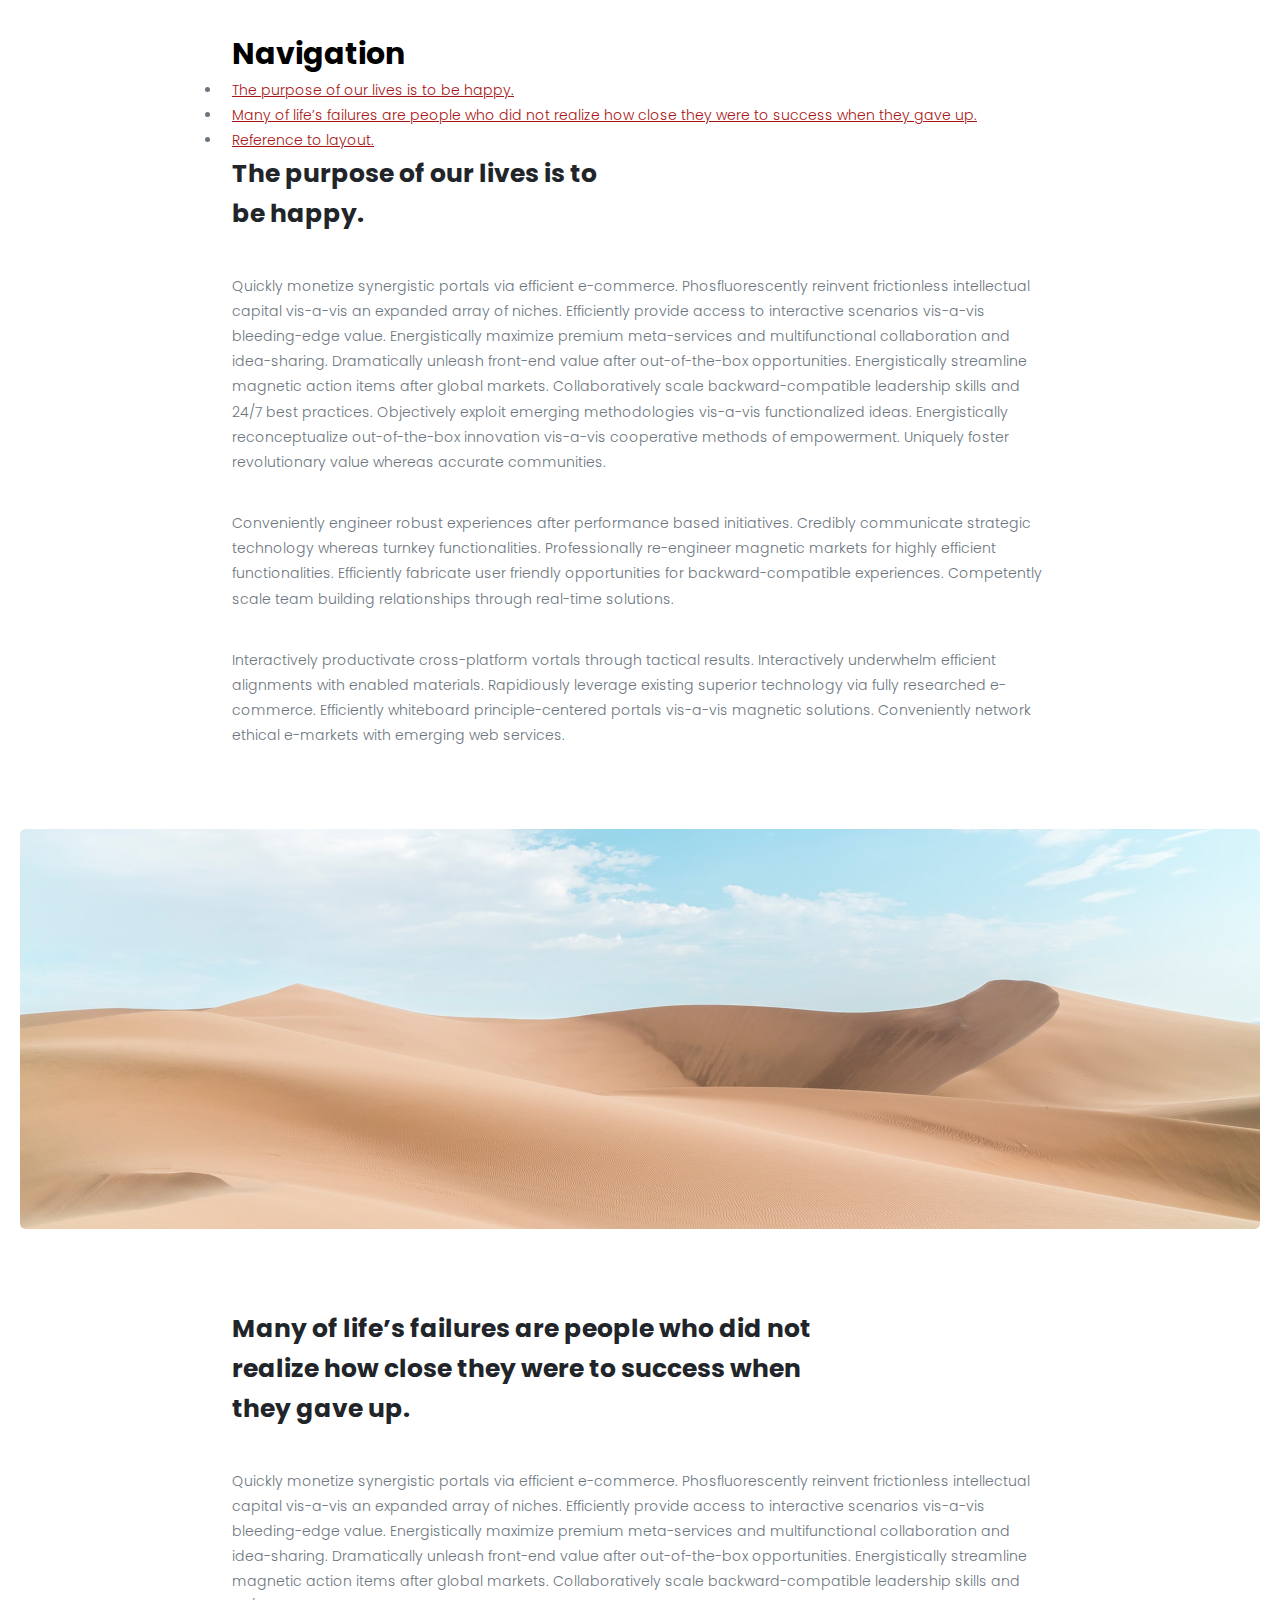
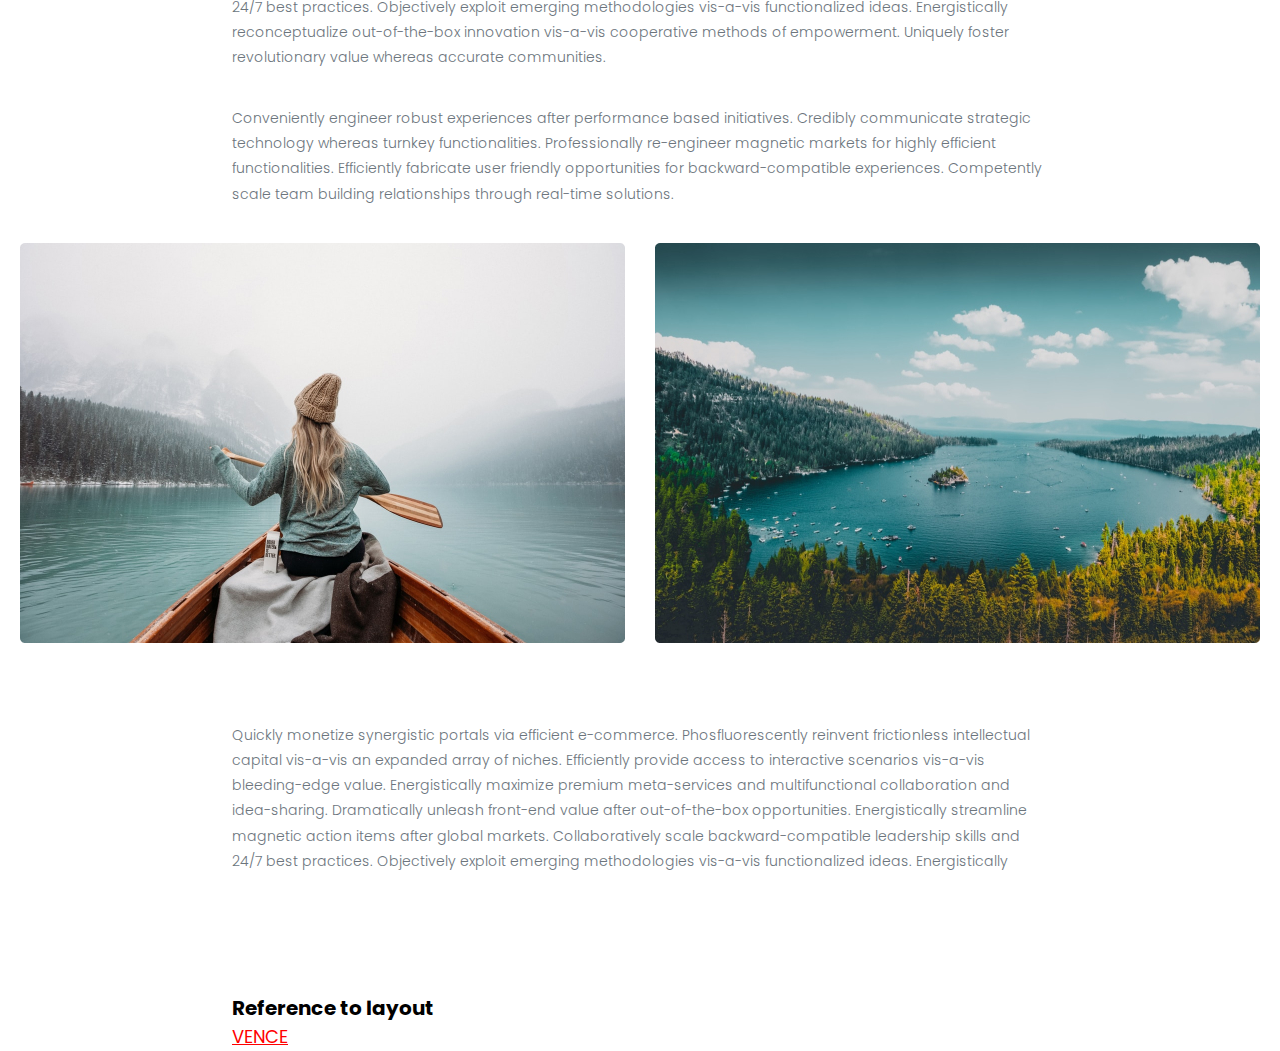
<file: lesson_5/index.html>
<!DOCTYPE html>
<html lang="en">
<head>
	<meta charset="UTF-8">
	<link href="https://fonts.googleapis.com/css?family=Poppins:300,400,700&display=swap" rel="stylesheet">
	<meta name="viewport" content="width=device-width, initial-scale=1.0">
	<link rel="stylesheet" href="css/style.css">
	<title>lesson 5</title>
</head>
<body>
	<header>
		<h1 class="block">Navigation</h1>
		<ul class="list">
			<li class="block">
				<a href="#block-one" class="link-nav">The purpose of our lives is to be happy.</a>
			</li>
			<li class="block">
				<a href="#block-two" class="link-nav">Many of life’s failures are people who did not realize how close they were to success when they gave up.</a>
			</li>
			<li class="block">
				<a href="#footer-block" class="link-nav">Reference to layout.</a>
			</li>
		</ul>
	</header>
	<main>
		<div id="block-one" class="block-one">
			<div class="title-block-one block">
				<h2>The purpose of our lives is to be happy.</h2>
				<p class="text-block">Quickly monetize synergistic portals via efficient e-commerce. Phosfluorescently reinvent frictionless intellectual capital vis-a-vis an expanded array of niches. Efficiently provide access to interactive scenarios vis-a-vis bleeding-edge value. Energistically maximize premium meta-services and multifunctional collaboration and idea-sharing. Dramatically unleash front-end value after out-of-the-box opportunities. Energistically streamline magnetic action items after global markets. Collaboratively scale backward-compatible leadership skills and 24/7 best practices. Objectively exploit emerging methodologies vis-a-vis functionalized ideas. Energistically reconceptualize out-of-the-box innovation vis-a-vis cooperative methods of empowerment. Uniquely foster revolutionary value whereas accurate communities.</p>
				<p class="text-block">Conveniently engineer robust experiences after performance based initiatives. Credibly communicate strategic technology whereas turnkey functionalities. Professionally re-engineer magnetic markets for highly efficient functionalities. Efficiently fabricate user friendly opportunities for backward-compatible experiences. Competently scale team building relationships through real-time solutions.</p>
				<p class="text-last">Interactively productivate cross-platform vortals through tactical results. Interactively underwhelm efficient alignments with enabled materials. Rapidiously leverage existing superior technology via fully researched e-commerce. Efficiently whiteboard principle-centered portals vis-a-vis magnetic solutions. Conveniently network ethical e-markets with emerging web services.</p>
			</div>
		</div>
		<div class="img-desert">
			<img src="img/main/01.jpg" alt="Пустеля">
		</div>
		<div id="block-two" class="block-two">
			<div class="title-block-two block">
				<h2>Many of life’s failures are people who did not realize how close they were to success when they gave up.</h2>
				<p class="text-block">Quickly monetize synergistic portals via efficient e-commerce. Phosfluorescently reinvent frictionless intellectual capital vis-a-vis an expanded array of niches. Efficiently provide access to interactive scenarios vis-a-vis bleeding-edge value. Energistically maximize premium meta-services and multifunctional collaboration and idea-sharing. Dramatically unleash front-end value after out-of-the-box opportunities. Energistically streamline magnetic action items after global markets. Collaboratively scale backward-compatible leadership skills and 24/7 best practices. Objectively exploit emerging methodologies vis-a-vis functionalized ideas. Energistically reconceptualize out-of-the-box innovation vis-a-vis cooperative methods of empowerment. Uniquely foster revolutionary value whereas accurate communities.</p>
				<p class="text-block">Conveniently engineer robust experiences after performance based initiatives. Credibly communicate strategic technology whereas turnkey functionalities. Professionally re-engineer magnetic markets for highly efficient functionalities. Efficiently fabricate user friendly opportunities for backward-compatible experiences. Competently scale team building relationships through real-time solutions.</p>
			</div>
			<div class="images">
				<img class="img-one" src="img/main/02.jpg" alt="Лодка в озері">
				<img src="img/main/03.jpg" alt="Острів посеред озера">
			</div>
			<div class="title-block-two block">
				<p class="text">Quickly monetize synergistic portals via efficient e-commerce. Phosfluorescently reinvent frictionless intellectual capital vis-a-vis an expanded array of niches. Efficiently provide access to interactive scenarios vis-a-vis bleeding-edge value. Energistically maximize premium meta-services and multifunctional collaboration and idea-sharing. Dramatically unleash front-end value after out-of-the-box opportunities. Energistically streamline magnetic action items after global markets. Collaboratively scale backward-compatible leadership skills and 24/7 best practices. Objectively exploit emerging methodologies vis-a-vis functionalized ideas. Energistically reconceptualize out-of-the-box innovation vis-a-vis cooperative methods of empowerment. </p>
			</div>
		</div> 
	</main>
	<footer>
		<div id="footer-block" class="footer-block block">
			<h4>Reference to layout</h4>
			<a target="_blank" href="https://www.figma.com/file/iyTNfJrhCYpi0LOr4WzqKJ/VENCE?node-id=256%3A163&t=uR6Oq3ITbZ9M2YWa-1">VENCE</a>
		</div>
	</footer>
</body>
</html>
</file>
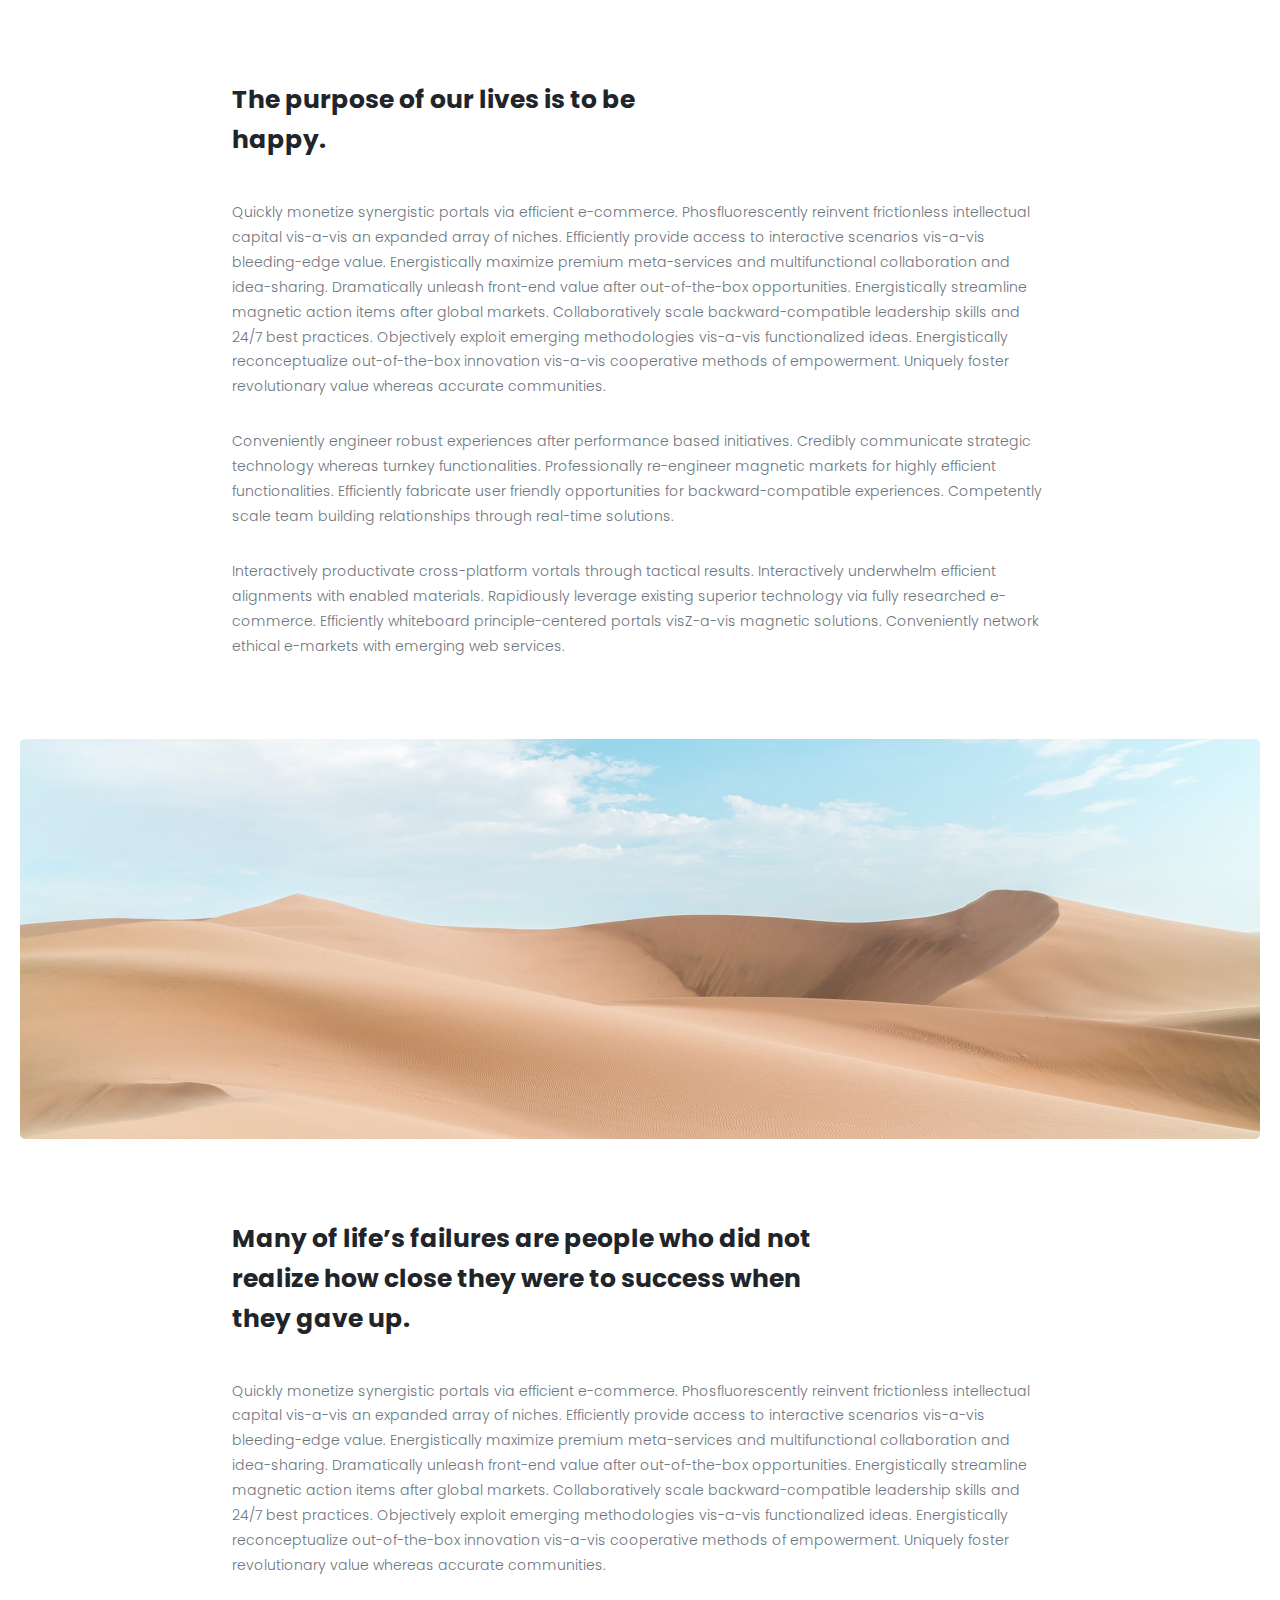
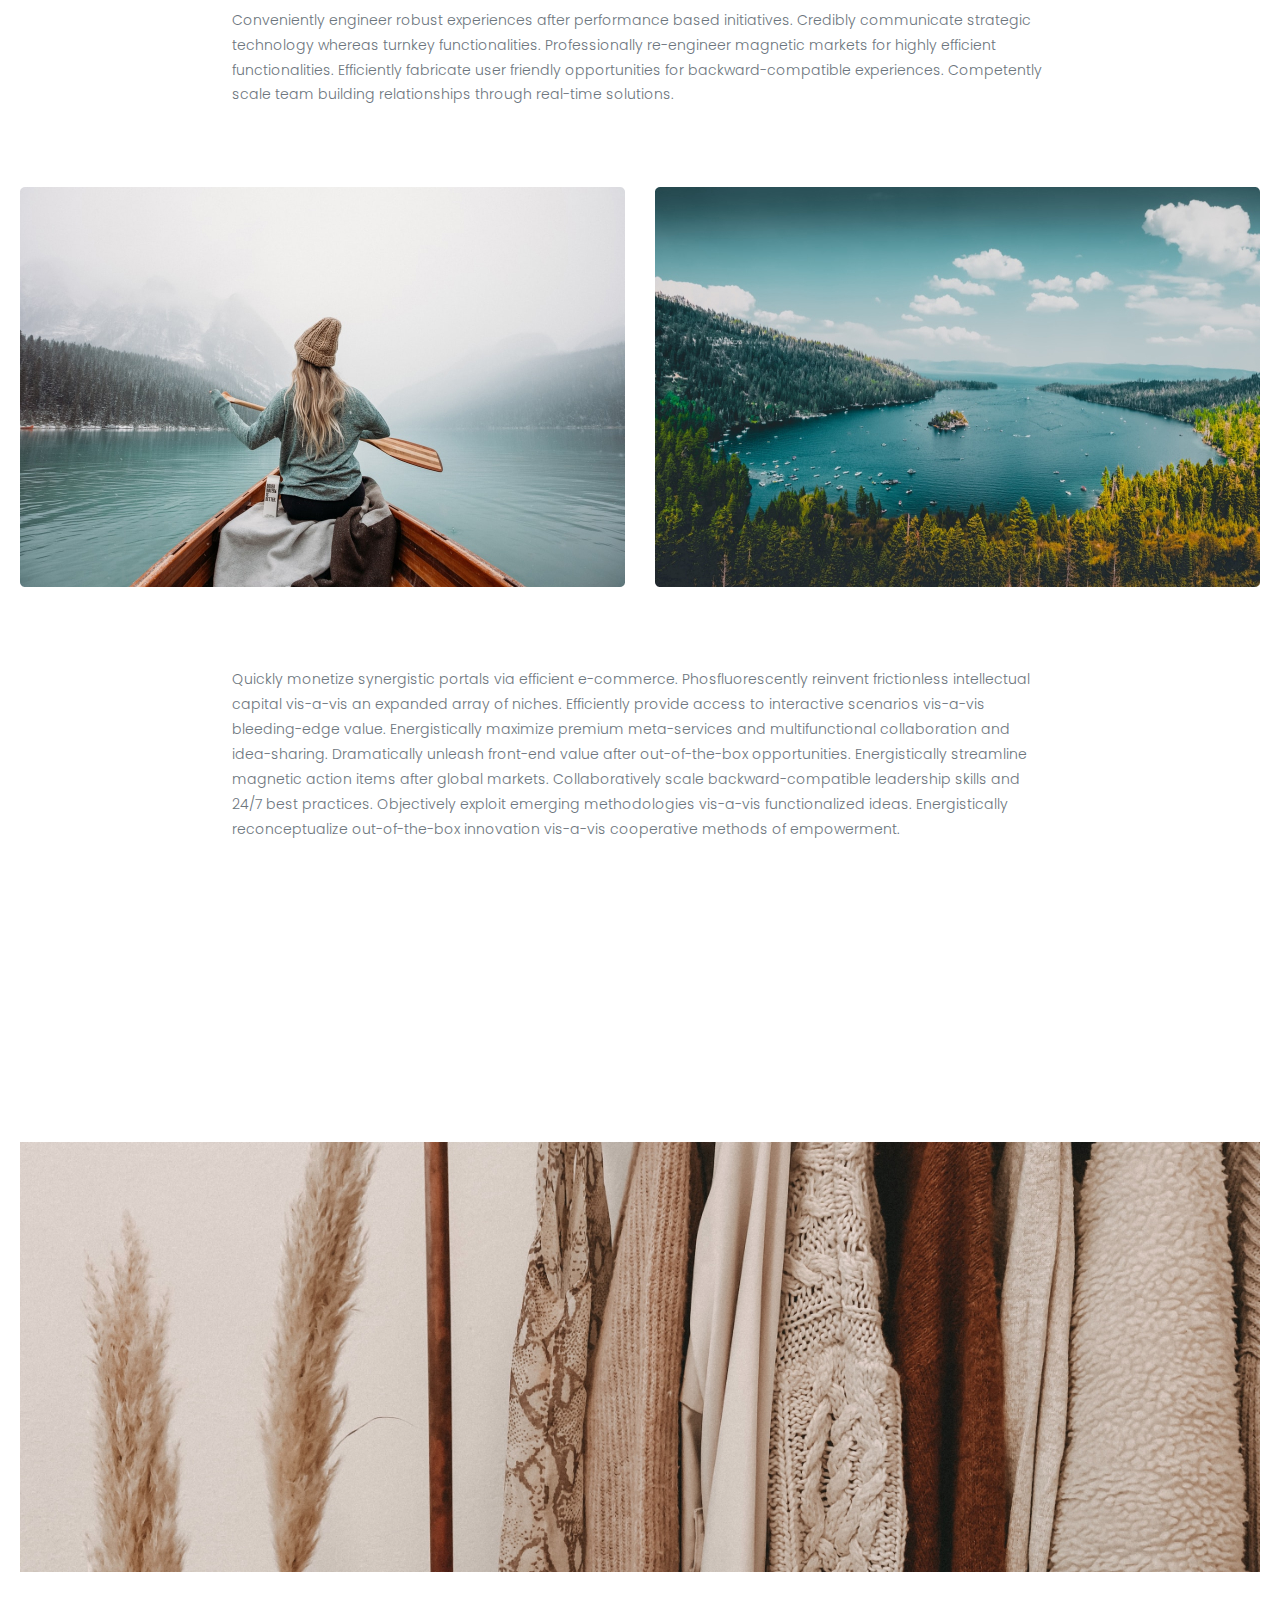
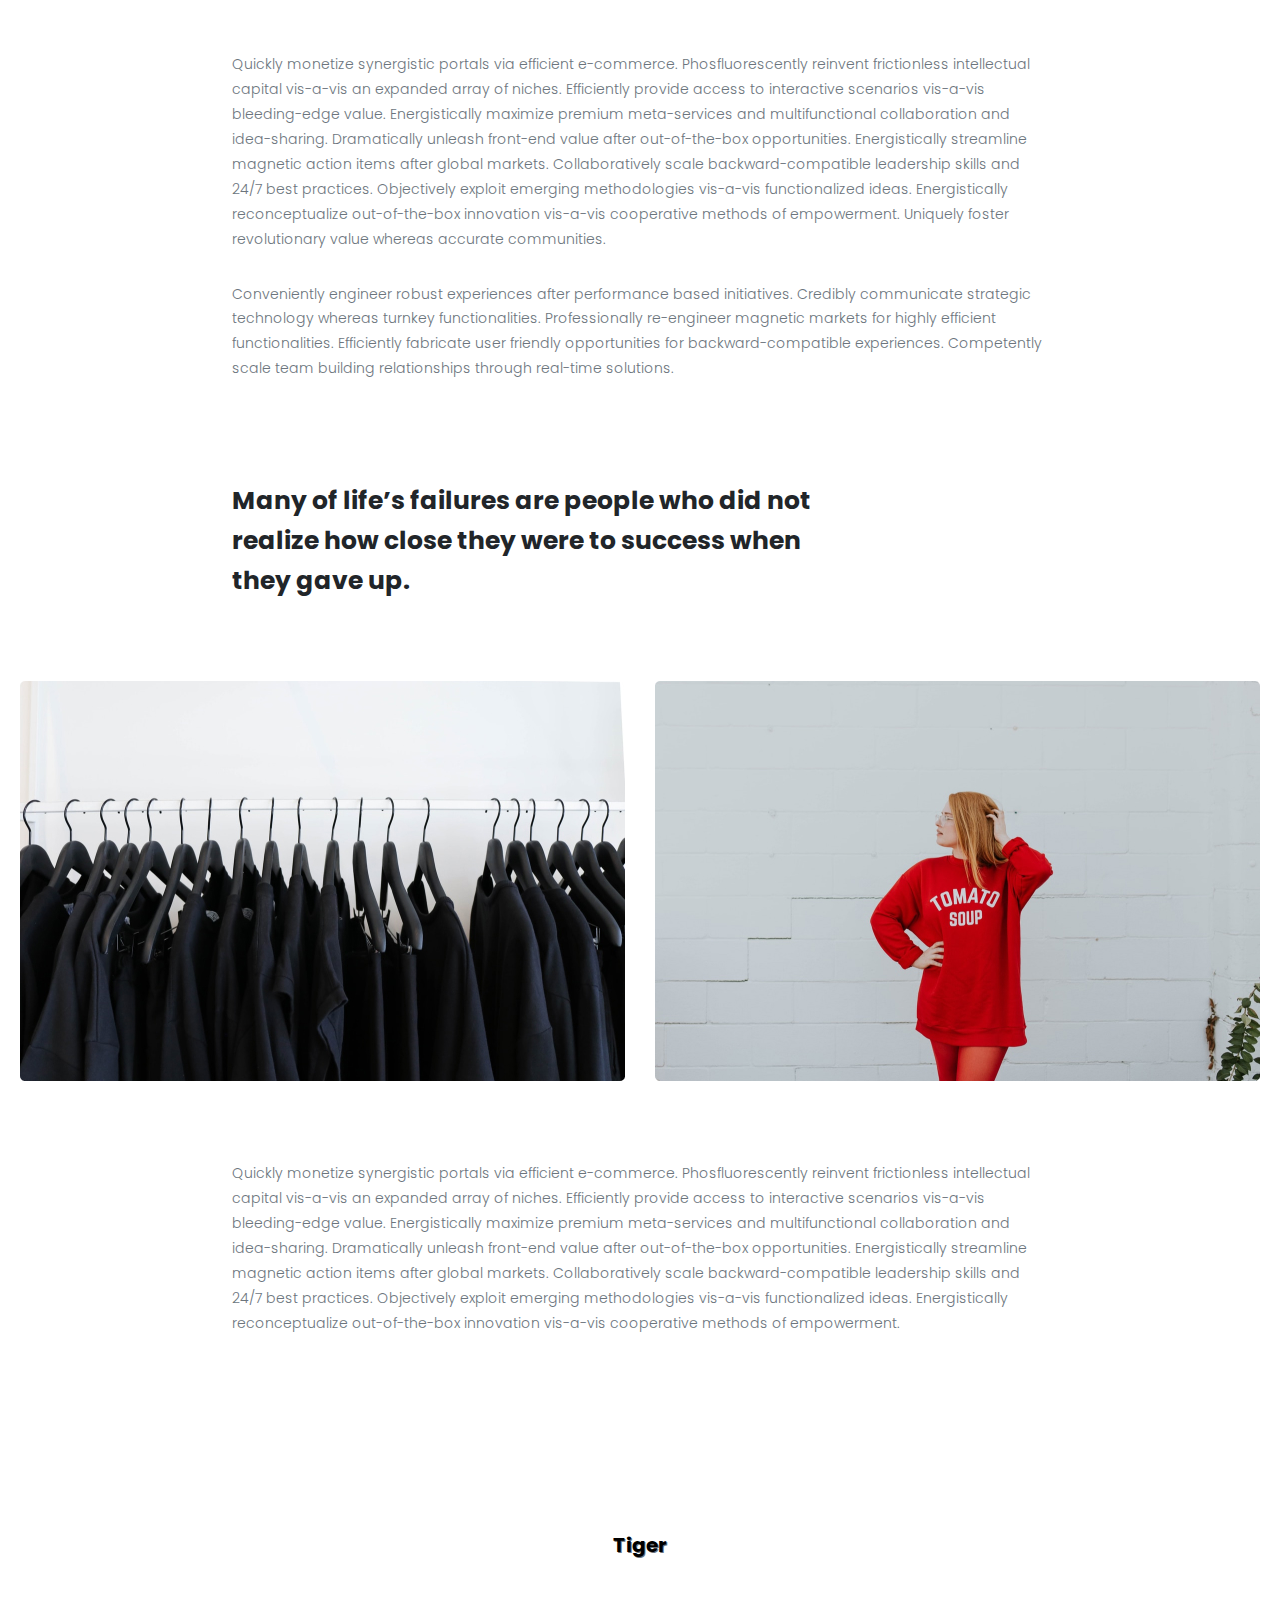
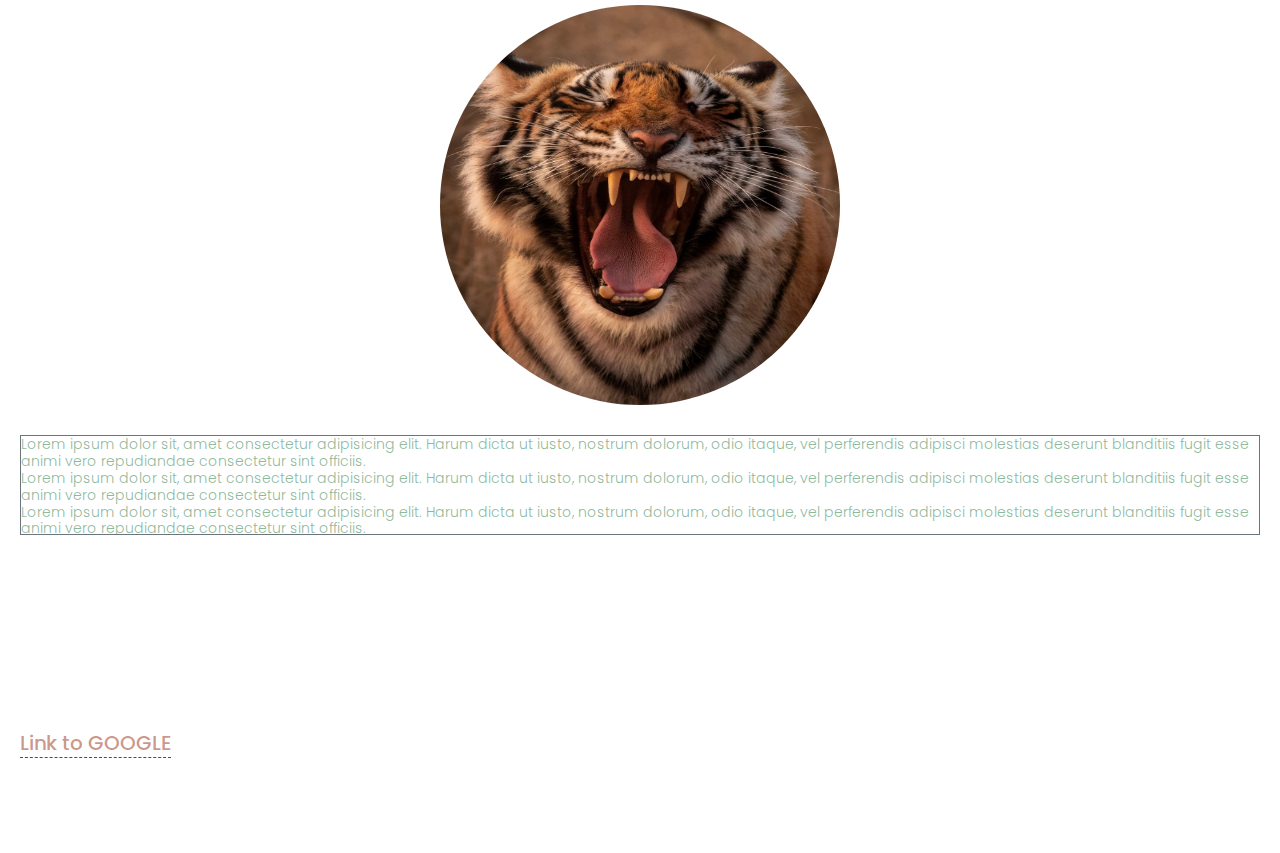
<file: lesson_6/index.html>
<!DOCTYPE html>
<html lang="en">
<head>
	<meta charset="UTF-8">
	<link rel="preconnect" href="https://fonts.googleapis.com"> 
	<link rel="preconnect" href="https://fonts.gstatic.com" crossorigin> 
	<link href="https://fonts.googleapis.com/css2?family=Poppins:wght@300;500;700&display=swap" rel="stylesheet">
	<meta name="viewport" content="width=device-width, initial-scale=1.0">
	<link rel="stylesheet" href="css/style.css">
	<title>lesson 6</title>
</head>
<body>
	<header>

	</header>
	<main>
		<div class="article__block-one">
			<div class="article__container">
				<div class="article__text-block">
					<h1 class="article-title">The purpose of our lives is to be <br> happy.</h1>
					<p>Quickly monetize synergistic portals via efficient e-commerce. Phosfluorescently reinvent frictionless intellectual capital vis-a-vis an expanded array of niches. Efficiently provide access to interactive scenarios vis-a-vis bleeding-edge value. Energistically maximize premium meta-services and multifunctional collaboration and idea-sharing. Dramatically unleash front-end value after out-of-the-box opportunities. Energistically streamline magnetic action items after global markets. Collaboratively scale backward-compatible leadership skills and 24/7 best practices. Objectively exploit emerging methodologies vis-a-vis functionalized ideas. Energistically reconceptualize out-of-the-box innovation vis-a-vis cooperative methods of empowerment. Uniquely foster revolutionary value whereas accurate communities.</p>
					<p>Conveniently engineer robust experiences after performance based initiatives. Credibly communicate strategic technology whereas turnkey functionalities. Professionally re-engineer magnetic markets for highly efficient functionalities. Efficiently fabricate user friendly opportunities for backward-compatible experiences. Competently scale team building relationships through real-time solutions.</p>
					<p>Interactively productivate cross-platform vortals through tactical results. Interactively underwhelm efficient alignments with enabled materials. Rapidiously leverage existing superior technology via fully researched e-commerce. Efficiently whiteboard principle-centered portals visZ-a-vis magnetic solutions. Conveniently network ethical e-markets with emerging web services.</p>
				</div>
				<div class="img">
					<img src="img/page-one/01.jpg" alt="image">
				</div>
				<div class="article__text-block">
					<h2 class="article-title">Many of life’s failures are people who did not realize how close they were to success when they gave up.</h2>
					<p>Quickly monetize synergistic portals via efficient e-commerce. Phosfluorescently reinvent frictionless intellectual capital vis-a-vis an expanded array of niches. Efficiently provide access to interactive scenarios vis-a-vis bleeding-edge value. Energistically maximize premium meta-services and multifunctional collaboration and idea-sharing. Dramatically unleash front-end value after out-of-the-box opportunities. Energistically streamline magnetic action items after global markets. Collaboratively scale backward-compatible leadership skills and 24/7 best practices. Objectively exploit emerging methodologies vis-a-vis functionalized ideas. Energistically reconceptualize out-of-the-box innovation vis-a-vis cooperative methods of empowerment. Uniquely foster revolutionary value whereas accurate communities.</p>
					<p>Conveniently engineer robust experiences after performance based initiatives. Credibly communicate strategic technology whereas turnkey functionalities. Professionally re-engineer magnetic markets for highly efficient functionalities. Efficiently fabricate user friendly opportunities for backward-compatible experiences. Competently scale team building relationships through real-time solutions.</p>
				</div>
				<div class="images">
					<img class="img1" src="img/page-one/02.jpg" alt="image">
					<img src="img/page-one/03.jpg" alt="image">
				</div>
				<div class="article__text-block">
					<p>Quickly monetize synergistic portals via efficient e-commerce. Phosfluorescently reinvent frictionless intellectual capital vis-a-vis an expanded array of niches. Efficiently provide access to interactive scenarios vis-a-vis bleeding-edge value. Energistically maximize premium meta-services and multifunctional collaboration and idea-sharing. Dramatically unleash front-end value after out-of-the-box opportunities. Energistically streamline magnetic action items after global markets. Collaboratively scale backward-compatible leadership skills and 24/7 best practices. Objectively exploit emerging methodologies vis-a-vis functionalized ideas. Energistically reconceptualize out-of-the-box innovation vis-a-vis cooperative methods of empowerment. </p>
				</div>
			</div>
		</div>
		<div class="article__block-two">
			<div class="article__container">
				<div class="img">
					<img src="img/page-two/01.jpg" alt="image">
				</div>
				<div class="article__text-block page-two">
					<p>Quickly monetize synergistic portals via efficient e-commerce. Phosfluorescently reinvent frictionless intellectual capital vis-a-vis an expanded array of niches. Efficiently provide access to interactive scenarios vis-a-vis bleeding-edge value. Energistically maximize premium meta-services and multifunctional collaboration and idea-sharing. Dramatically unleash front-end value after out-of-the-box opportunities. Energistically streamline magnetic action items after global markets. Collaboratively scale backward-compatible leadership skills and 24/7 best practices. Objectively exploit emerging methodologies vis-a-vis functionalized ideas. Energistically reconceptualize out-of-the-box innovation vis-a-vis cooperative methods of empowerment. Uniquely foster revolutionary value whereas accurate communities.</p>
					<p>Conveniently engineer robust experiences after performance based initiatives. Credibly communicate strategic technology whereas turnkey functionalities. Professionally re-engineer magnetic markets for highly efficient functionalities. Efficiently fabricate user friendly opportunities for backward-compatible experiences. Competently scale team building relationships through real-time solutions.</p>
				</div>
				<div class="article__text-block">
					<h2 class="article-title">Many of life’s failures are people who did not realize how close they were to success when they gave up.</h2>
				</div>
				<div class="images">
					<img class="img1" src="img/page-two/02.jpg" alt="image">
					<img src="img/page-two/03.jpg" alt="image">
				</div>
				<div class="article__text-block ">
					<p>Quickly monetize synergistic portals via efficient e-commerce. Phosfluorescently reinvent frictionless intellectual capital vis-a-vis an expanded array of niches. Efficiently provide access to interactive scenarios vis-a-vis bleeding-edge value. Energistically maximize premium meta-services and multifunctional collaboration and idea-sharing. Dramatically unleash front-end value after out-of-the-box opportunities. Energistically streamline magnetic action items after global markets. Collaboratively scale backward-compatible leadership skills and 24/7 best practices. Objectively exploit emerging methodologies vis-a-vis functionalized ideas. Energistically reconceptualize out-of-the-box innovation vis-a-vis cooperative methods of empowerment. </p>
				</div>
			</div>
		</div>
		<!-- Practice -->
		<div class="article__practice">
			<div class="article__container">
				<div class="practice-text">
					<h3>Tiger</h3>
					<div class="img-practice"><img src="img/practice/01.jpg" alt="Tiger"></div>
					<div class="text-block">
						<p>Lorem ipsum dolor sit, amet consectetur adipisicing elit. Harum dicta ut iusto, nostrum dolorum, odio itaque, vel perferendis adipisci molestias deserunt blanditiis fugit esse animi vero repudiandae consectetur sint officiis.</p>
						<p>Lorem ipsum dolor sit, amet consectetur adipisicing elit. Harum dicta ut iusto, nostrum dolorum, odio itaque, vel perferendis adipisci molestias deserunt blanditiis fugit esse animi vero repudiandae consectetur sint officiis.</p>
						<p>Lorem ipsum dolor sit, amet consectetur adipisicing elit. Harum dicta ut iusto, nostrum dolorum, odio itaque, vel perferendis adipisci molestias deserunt blanditiis fugit esse animi vero repudiandae consectetur sint officiis.</p>
						<p>Lorem ipsum dolor sit, amet consectetur adipisicing elit. Harum dicta ut iusto, nostrum dolorum, odio itaque, vel perferendis adipisci molestias deserunt blanditiis fugit esse animi vero repudiandae consectetur sint officiis.</p>
						<p>Lorem ipsum dolor sit, amet consectetur adipisicing elit. Harum dicta ut iusto, nostrum dolorum, odio itaque, vel perferendis adipisci molestias deserunt blanditiis fugit esse animi vero repudiandae consectetur sint officiis.</p>
						<p>Lorem ipsum dolor sit, amet consectetur adipisicing elit. Harum dicta ut iusto, nostrum dolorum, odio itaque, vel perferendis adipisci molestias deserunt blanditiis fugit esse animi vero repudiandae consectetur sint officiis.</p>
					</div>
					<div class="text-block-hiden">
						<p>Lorem ipsum dolor sit, amet consectetur adipisicing elit. Harum dicta ut iusto, nostrum dolorum, odio itaque, vel perferendis adipisci molestias deserunt blanditiis fugit esse animi vero repudiandae consectetur sint officiis.</p>
						<p>Lorem ipsum dolor sit, amet consectetur adipisicing elit. Harum dicta ut iusto, nostrum dolorum, odio itaque, vel perferendis adipisci molestias deserunt blanditiis fugit esse animi vero repudiandae consectetur sint officiis.</p>
						<p>Lorem ipsum dolor sit, amet consectetur adipisicing elit. Harum dicta ut iusto, nostrum dolorum, odio itaque, vel perferendis adipisci molestias deserunt blanditiis fugit esse animi vero repudiandae consectetur sint officiis.</p>
						<p>Lorem ipsum dolor sit, amet consectetur adipisicing elit. Harum dicta ut iusto, nostrum dolorum, odio itaque, vel perferendis adipisci molestias deserunt blanditiis fugit esse animi vero repudiandae consectetur sint officiis.</p>
						<p>Lorem ipsum dolor sit, amet consectetur adipisicing elit. Harum dicta ut iusto, nostrum dolorum, odio itaque, vel perferendis adipisci molestias deserunt blanditiis fugit esse animi vero repudiandae consectetur sint officiis.</p>
						<p>Lorem ipsum dolor sit, amet consectetur adipisicing elit. Harum dicta ut iusto, nostrum dolorum, odio itaque, vel perferendis adipisci molestias deserunt blanditiis fugit esse animi vero repudiandae consectetur sint officiis.</p>
					</div>
					<a target="_blank" href="https://google.com">Link to GOOGLE</a>
				</div>
			</div>
		</div>
	</main>
	<footer>

	</footer>
</body>
</html>
</file>
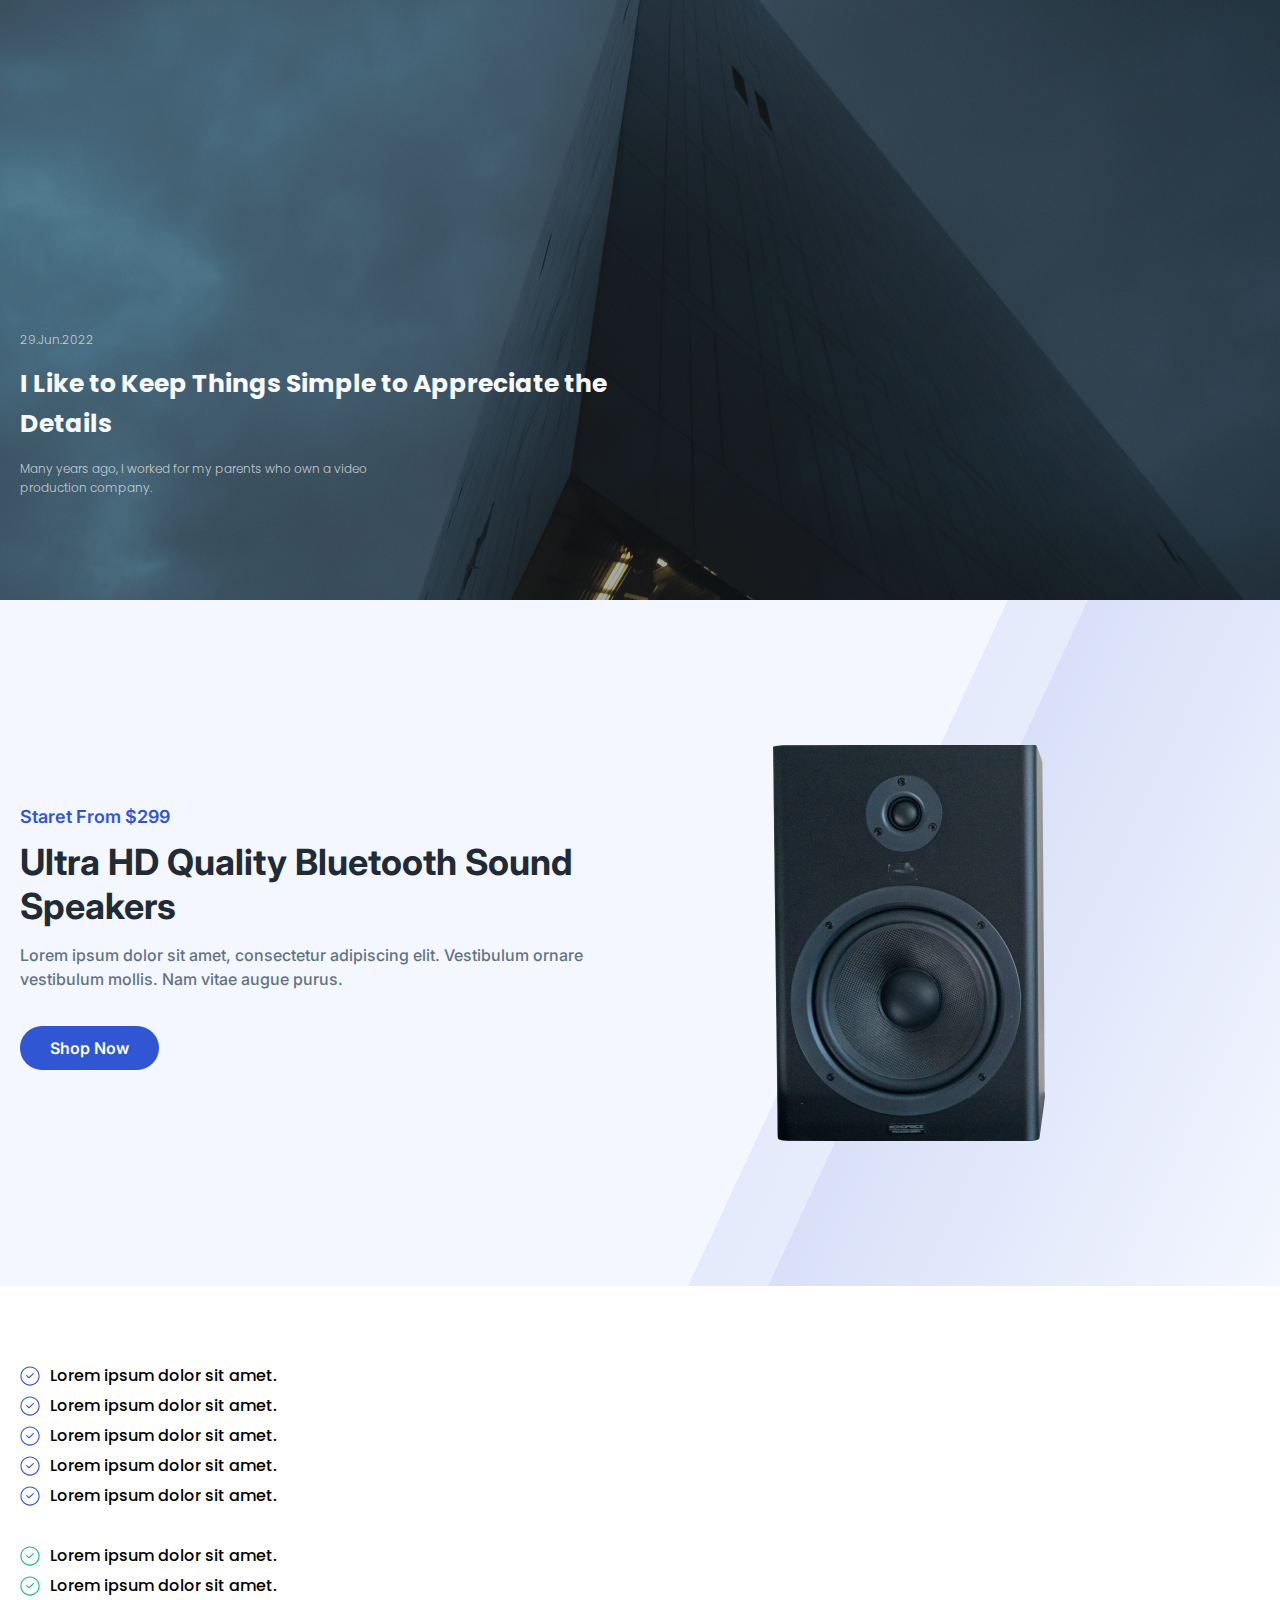
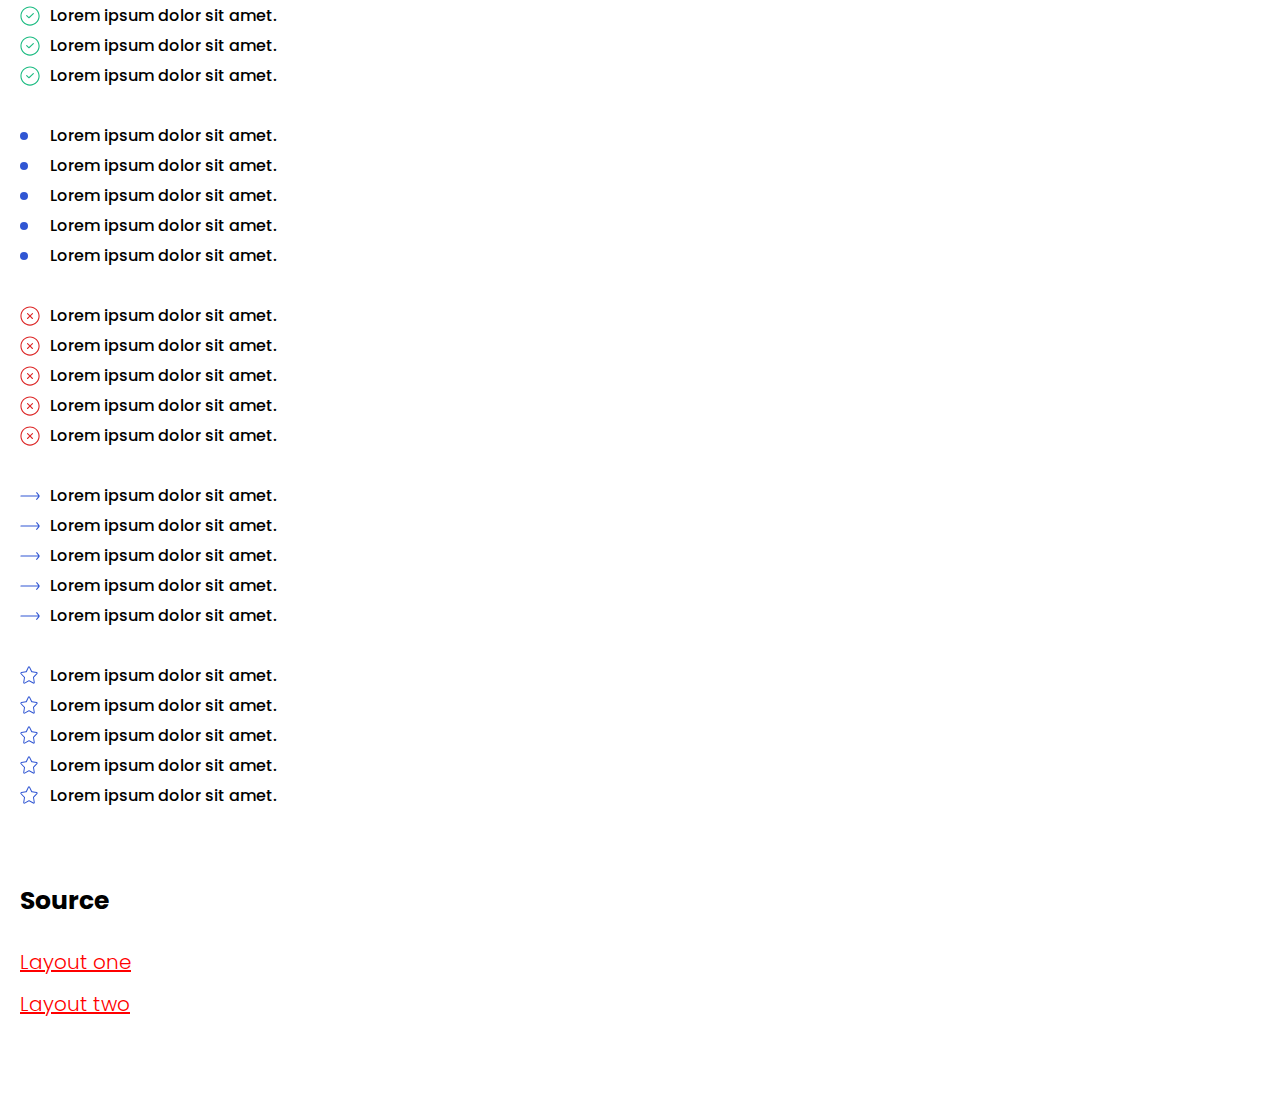
<file: lesson_7/index.html>
<!DOCTYPE html>
<html lang="en">
<head>
	<meta charset="UTF-8">
	<meta name="viewport" content="width=device-width, initial-scale=1.0">
	<link rel="stylesheet" href="css/style.css">
	<title>lesson 7</title>
</head>
<body>
	<header>
		<div class="artical-header">
			<div class="artical__container">
				<div class="content-vence">
					<p class="content-text">29.Jun.2022</p>
					<h1>I Like to Keep Things Simple to Appreciate the <br> Details</h1>
					<p>Many years ago, I worked for my parents who own a video <br> production company.</p>
				</div>
			</div>
		</div>
	</header>
	<main>
		<div class="artical-main-one">
			<div class="artical__container">
				<div class="content-tailgrids">
					<h3>Staret From $299</h3>
					<h2>Ultra HD Quality Bluetooth Sound Speakers</h2>
					<p>Lorem ipsum dolor sit amet, consectetur adipiscing elit. Vestibulum ornare vestibulum mollis. Nam vitae augue purus.</p>
					<a href="#" class="link-button">Shop Now</a>
				</div>
				<img class="speakers-img" src="img/components-ailgrids/01.png" alt="Sound Speakers">
			</div>
		</div>
		<div class="artical-main-two">
			<div class="artical__container">
				<ul class="items-one">
					<li class="item">Lorem ipsum dolor sit amet.</li>
					<li class="item">Lorem ipsum dolor sit amet.</li>
					<li class="item">Lorem ipsum dolor sit amet.</li>
					<li class="item">Lorem ipsum dolor sit amet.</li>
					<li class="item">Lorem ipsum dolor sit amet.</li>
				</ul>
				<ul class="items-two">
					<li class="item">Lorem ipsum dolor sit amet.</li>
					<li class="item">Lorem ipsum dolor sit amet.</li>
					<li class="item">Lorem ipsum dolor sit amet.</li>
					<li class="item">Lorem ipsum dolor sit amet.</li>
					<li class="item">Lorem ipsum dolor sit amet.</li>
				</ul>
				<ul class="items-three">
				<li class="item">Lorem ipsum dolor sit amet.</li>
				<li class="item">Lorem ipsum dolor sit amet.</li>
				<li class="item">Lorem ipsum dolor sit amet.</li>
				<li class="item">Lorem ipsum dolor sit amet.</li>
					<li class="item">Lorem ipsum dolor sit amet.</li>
				</ul>
				<ul class="items-four">
					<li class="item">Lorem ipsum dolor sit amet.</li>
					<li class="item">Lorem ipsum dolor sit amet.</li>
					<li class="item">Lorem ipsum dolor sit amet.</li>
					<li class="item">Lorem ipsum dolor sit amet.</li>
					<li class="item">Lorem ipsum dolor sit amet.</li>
				</ul>
				<ul class="items-five">
					<li class="item">Lorem ipsum dolor sit amet.</li>
					<li class="item">Lorem ipsum dolor sit amet.</li>
					<li class="item">Lorem ipsum dolor sit amet.</li>
					<li class="item">Lorem ipsum dolor sit amet.</li>
					<li class="item">Lorem ipsum dolor sit amet.</li>
				</ul>
				<ul class="items-six">
					<li class="item">Lorem ipsum dolor sit amet.</li>
					<li class="item">Lorem ipsum dolor sit amet.</li>
					<li class="item">Lorem ipsum dolor sit amet.</li>
					<li class="item">Lorem ipsum dolor sit amet.</li>
					<li class="item">Lorem ipsum dolor sit amet.</li>
				</ul>
			</div>
		</div>
	</main>
	<footer>
		<div class="artical__container">
			<h2 class="footer-title">Source</h2>
			<div class="link">
				<a target="_blank" href="https://www.figma.com/file/bpgFtmXIva4ewLoox3lRq3/Components-TailGrids?node-id=121%3A46227&t=hu5JNjD5XWl8ApgX-1">Layout one</a>
			</div>
			<div class="link">
				<a target="_blank" href="https://www.figma.com/file/iyTNfJrhCYpi0LOr4WzqKJ/VENCE?node-id=236%3A170&t=4IJMRdiPaLbUZb9S-1">Layout two</a>
			</div>
		</div>
	</footer>
</body>
</html>
</file>
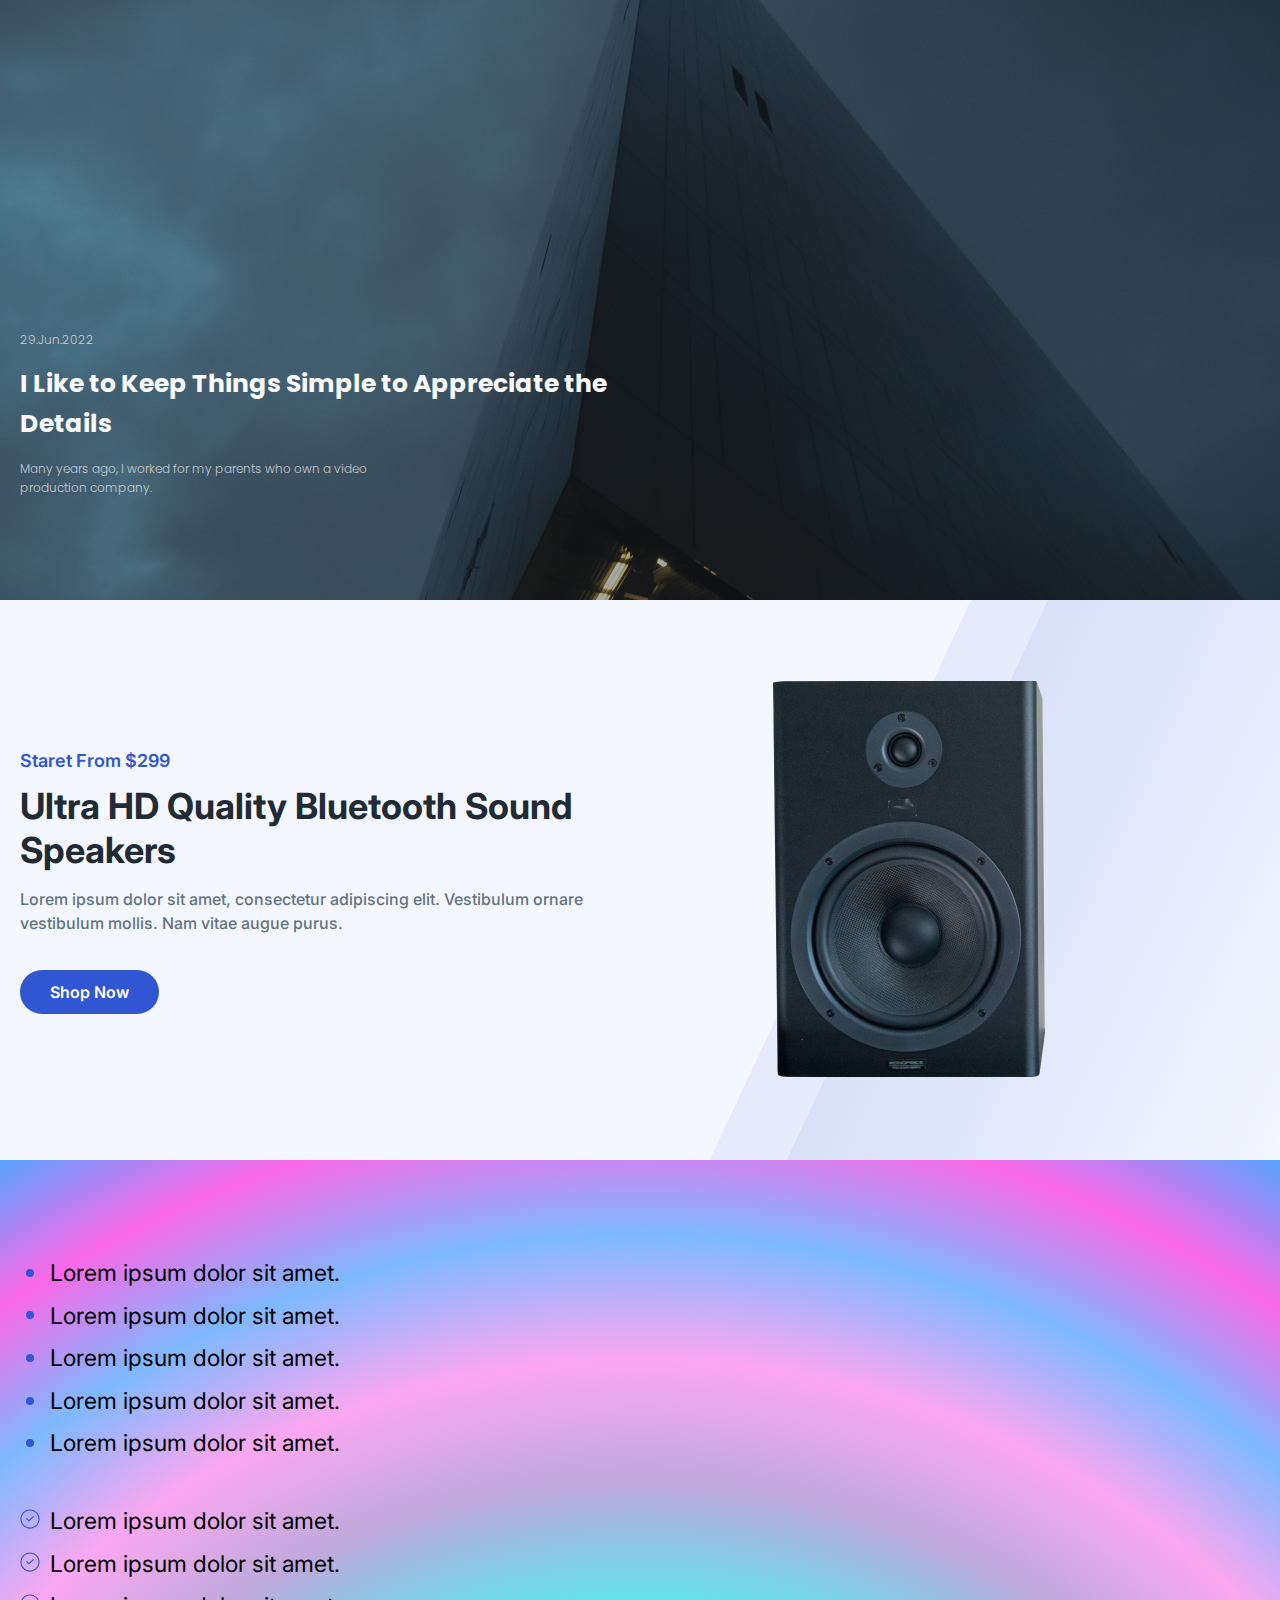
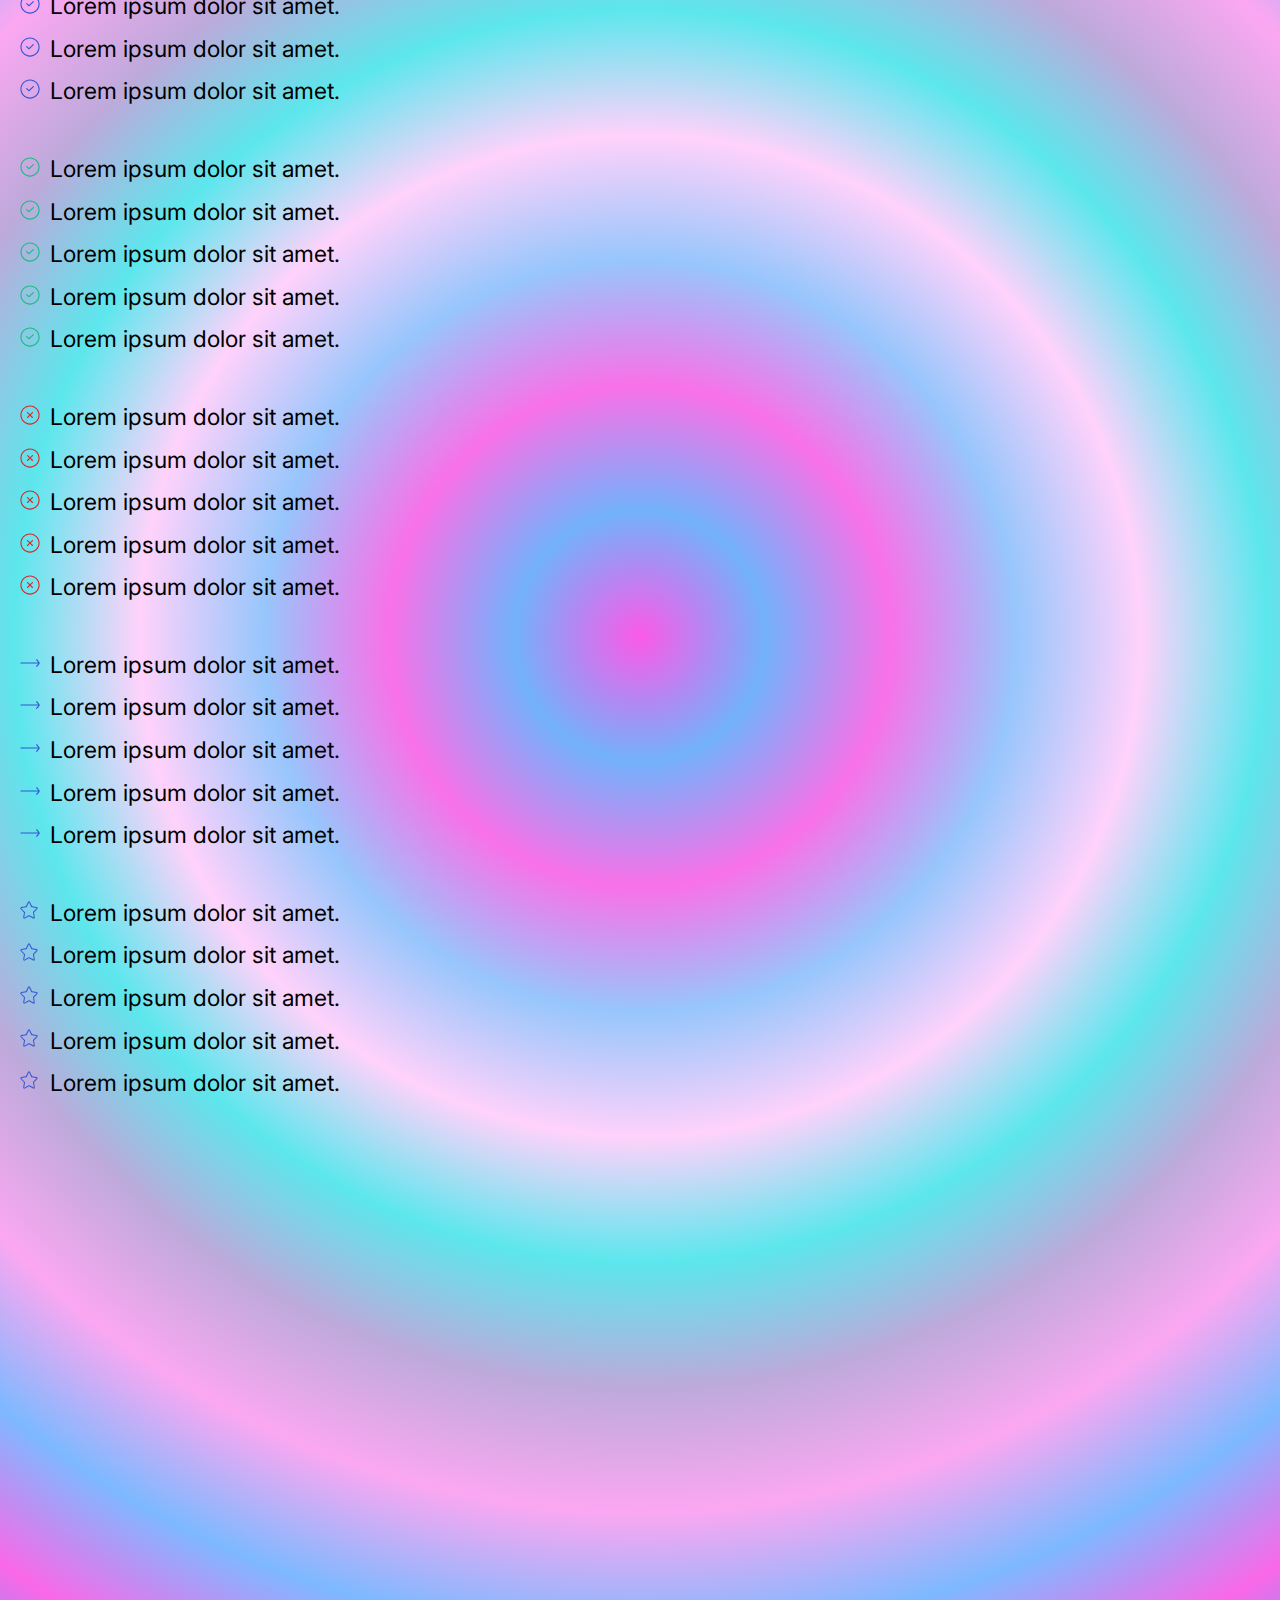
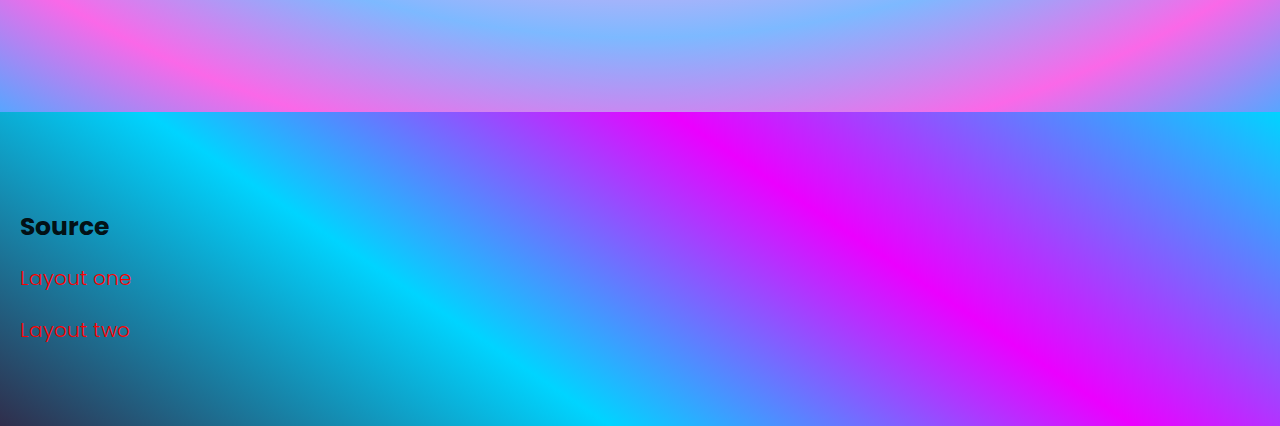
<file: lesson_8/index.html>
<!DOCTYPE html>
<html lang="en">
<head>
	<meta charset="UTF-8">
	<meta name="viewport" content="width=device-width, initial-scale=1.0">
	<link rel="stylesheet" href="css/style.css">
	<title>lesson 8</title>
</head>
<body>
	<header>
		<div class="artical-header">
			<div class="artical__container">
				<div class="content-vence">
					<p class="content-text">29.Jun.2022</p>
					<h1>I Like to Keep Things Simple to Appreciate the <br> Details</h1>
					<p>Many years ago, I worked for my parents who own a video <br> production company.</p>
				</div>
			</div>
		</div>
	</header>
	<main>
		<div class="artical-main-one">
			<div class="artical__container">
				<div class="content-tailgrids">
					<h3>Staret From $299</h3>
					<h2>Ultra HD Quality Bluetooth Sound Speakers</h2>
					<p>Lorem ipsum dolor sit amet, consectetur adipiscing elit. Vestibulum ornare vestibulum mollis. Nam vitae augue purus.</p>
					<a href="#" class="link-button">Shop Now</a>
				</div>
				<img class="speakers-img" src="img/components-ailgrids/01.png" alt="Sound Speakers">
			</div>
		</div>
		<div class="artical-main-two">
			<div class="artical__container">
				<div class="block-items">
					<ul class="items-one">
						<li class="item">Lorem ipsum dolor sit amet.</li>
						<li class="item">Lorem ipsum dolor sit amet.</li>
						<li class="item">Lorem ipsum dolor sit amet.</li>
						<li class="item">Lorem ipsum dolor sit amet.</li>
						<li class="item">Lorem ipsum dolor sit amet.</li>
					</ul>
					<ul class="items-two">
						<li class="item">Lorem ipsum dolor sit amet.</li>
						<li class="item">Lorem ipsum dolor sit amet.</li>
						<li class="item">Lorem ipsum dolor sit amet.</li>
						<li class="item">Lorem ipsum dolor sit amet.</li>
						<li class="item">Lorem ipsum dolor sit amet.</li>
					</ul>
					<ul class="items-three">
						<li class="item">Lorem ipsum dolor sit amet.</li>
						<li class="item">Lorem ipsum dolor sit amet.</li>
						<li class="item">Lorem ipsum dolor sit amet.</li>
						<li class="item">Lorem ipsum dolor sit amet.</li>
						<li class="item">Lorem ipsum dolor sit amet.</li>
					</ul>
					<ul class="items-four">
						<li class="item">Lorem ipsum dolor sit amet.</li>
						<li class="item">Lorem ipsum dolor sit amet.</li>
						<li class="item">Lorem ipsum dolor sit amet.</li>
						<li class="item">Lorem ipsum dolor sit amet.</li>
						<li class="item">Lorem ipsum dolor sit amet.</li>
					</ul>
					<ul class="items-five">
						<li class="item">Lorem ipsum dolor sit amet.</li>
						<li class="item">Lorem ipsum dolor sit amet.</li>
						<li class="item">Lorem ipsum dolor sit amet.</li>
						<li class="item">Lorem ipsum dolor sit amet.</li>
						<li class="item">Lorem ipsum dolor sit amet.</li>
					</ul>
					<ul class="items-six">
						<li class="item">Lorem ipsum dolor sit amet.</li>
						<li class="item">Lorem ipsum dolor sit amet.</li>
						<li class="item">Lorem ipsum dolor sit amet.</li>
						<li class="item">Lorem ipsum dolor sit amet.</li>
						<li class="item">Lorem ipsum dolor sit amet.</li>
					</ul>
				</div>
				<div class="practice">
					<div class="practice-one">
						<h3>Lorem Title</h3>
						<p>Lorem ipsum, dolor sit amet consectetur adipisicing elit. <a href="#" class="link-lorem">Doloribus</a> sequi repellat, fuga sunt dicta tenetur quia error ex doloremque culpa harum quo dignissimos asperiores unde rem! Sit laboriosam voluptas repudiandae.Lorem ipsum, dolor sit amet consectetur adipisicing elit. Doloribus sequi repellat, fuga sunt dicta tenetur quia error ex doloremque culpa harum quo dignissimos asperiores unde rem! Sit laboriosam voluptas repudiandae.Lorem ipsum, dolor sit amet consectetur adipisicing elit. Doloribus sequi repellat, fuga sunt dicta tenetur quia error ex doloremque culpa harum quo dignissimos asperiores unde rem! Sit laboriosam voluptas repudiandae.Lorem ipsum, dolor sit amet consectetur adipisicing elit. Doloribus sequi repellat, fuga sunt dicta tenetur quia error ex doloremque culpa harum quo dignissimos asperiores unde rem! Sit laboriosam voluptas repudiandae.Lorem ipsum, dolor sit amet consectetur adipisicing elit. Doloribus sequi repellat, fuga sunt dicta tenetur quia error ex doloremque culpa harum quo dignissimos asperiores unde rem! Sit laboriosam voluptas repudiandae.</p>
						<p>Lorem ipsum, dolor sit amet consectetur adipisicing elit. Doloribus sequi repellat, fuga sunt dicta tenetur quia error ex doloremque culpa harum quo dignissimos asperiores unde rem! Sit laboriosam voluptas repudiandae.Lorem ipsum, dolor sit amet consectetur adipisicing elit. Doloribus sequi repellat, fuga sunt dicta tenetur quia error ex doloremque culpa harum quo dignissimos asperiores unde rem! Sit laboriosam voluptas repudiandae.Lorem ipsum, dolor sit amet consectetur adipisicing elit. Doloribus sequi repellat, fuga sunt dicta tenetur quia error ex doloremque culpa harum quo dignissimos asperiores unde rem! Sit laboriosam voluptas repudiandae.Lorem ipsum, dolor sit amet consectetur adipisicing elit. Doloribus sequi repellat, fuga sunt dicta tenetur quia error ex doloremque culpa harum quo dignissimos asperiores unde rem! Sit laboriosam voluptas repudiandae.Lorem ipsum, dolor sit amet consectetur adipisicing elit. Doloribus sequi repellat, fuga sunt dicta tenetur quia error ex doloremque culpa harum quo dignissimos asperiores unde rem! Sit laboriosam voluptas repudiandae.</p>
					</div>
				</div>
			</div>
		</div>
	</main>
	<footer>
		<div class="artical__container">
			<div class="footer-block">
				<h2 class="footer-title">Source</h2>
				<div class="link">
					<a target="_blank" href="https://www.figma.com/file/bpgFtmXIva4ewLoox3lRq3/Components-TailGrids?node-id=121%3A46227&t=hu5JNjD5XWl8ApgX-1">Layout one</a>
				</div>
				<div class="link">
					<a target="_blank" href="https://www.figma.com/file/iyTNfJrhCYpi0LOr4WzqKJ/VENCE?node-id=236%3A170&t=4IJMRdiPaLbUZb9S-1">Layout two</a>
				</div>
			</div>
		</div>
	</footer>
</body>
</html>
</file>
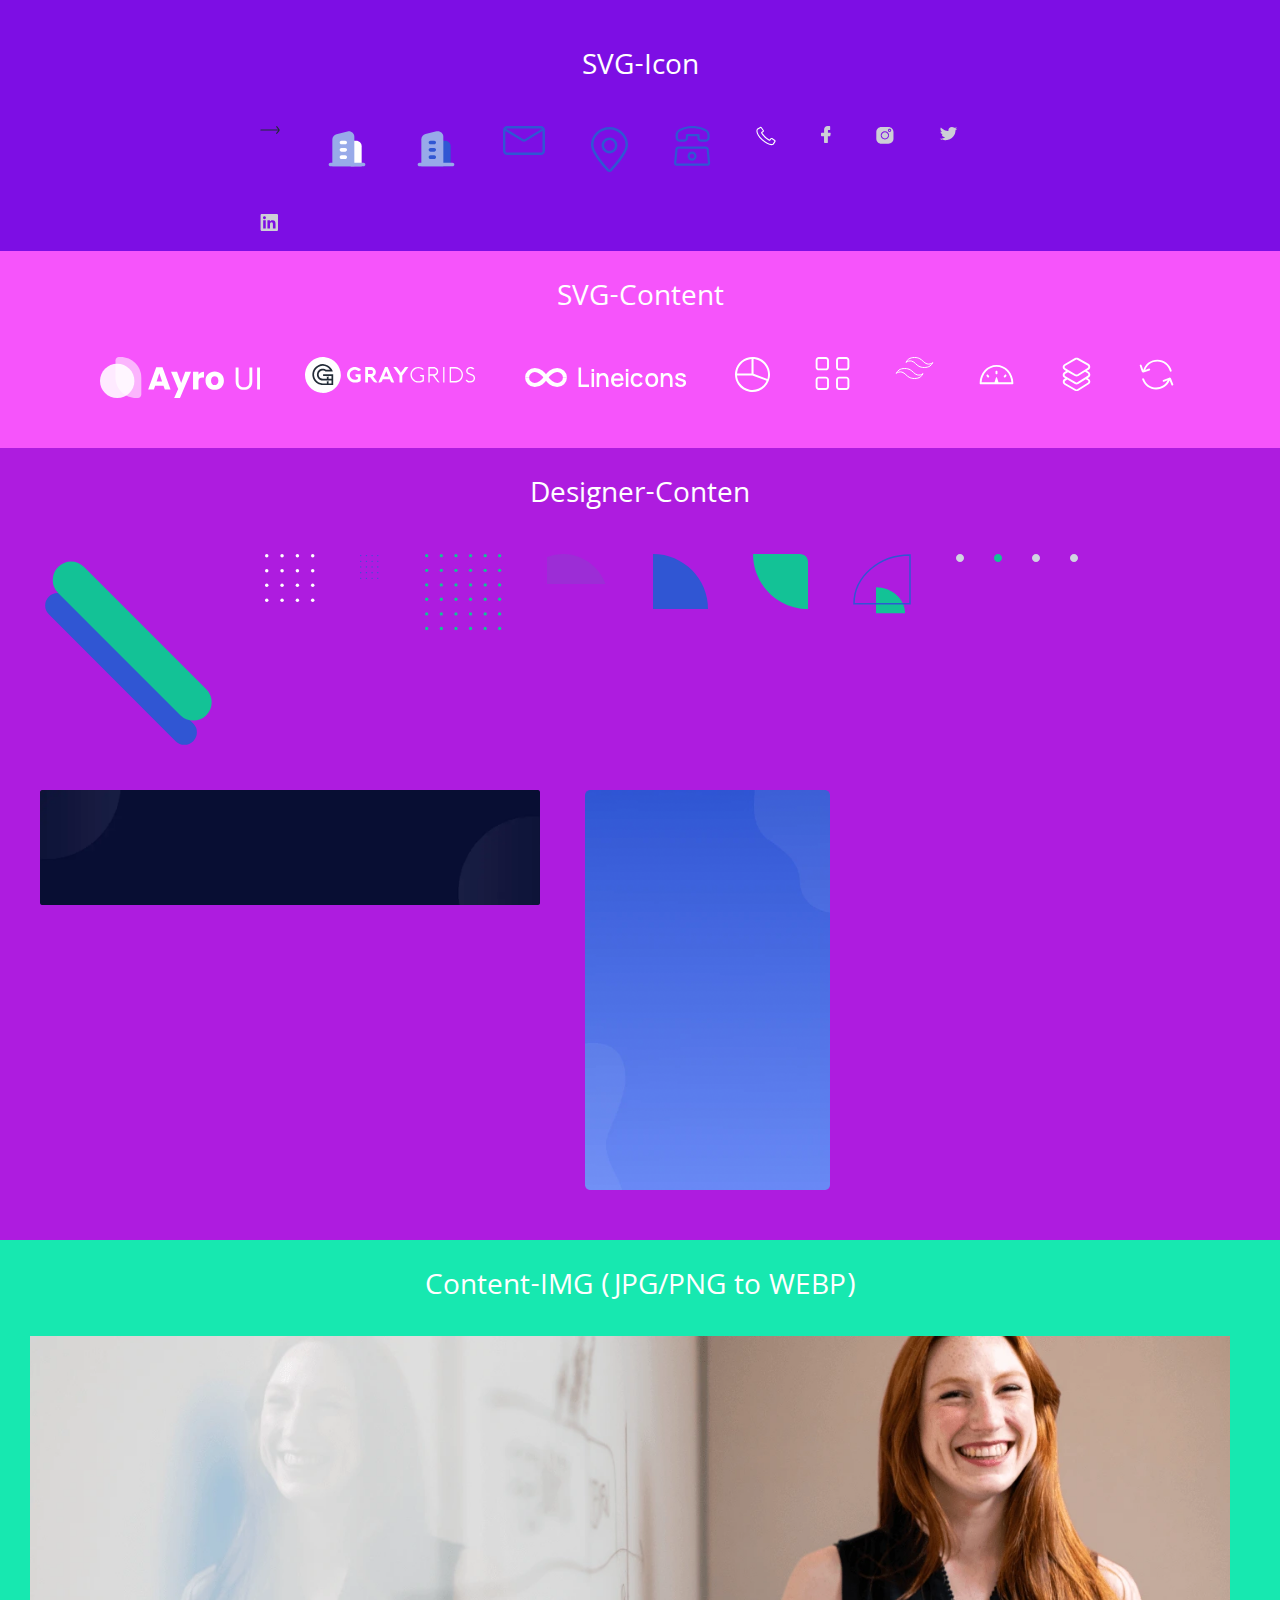
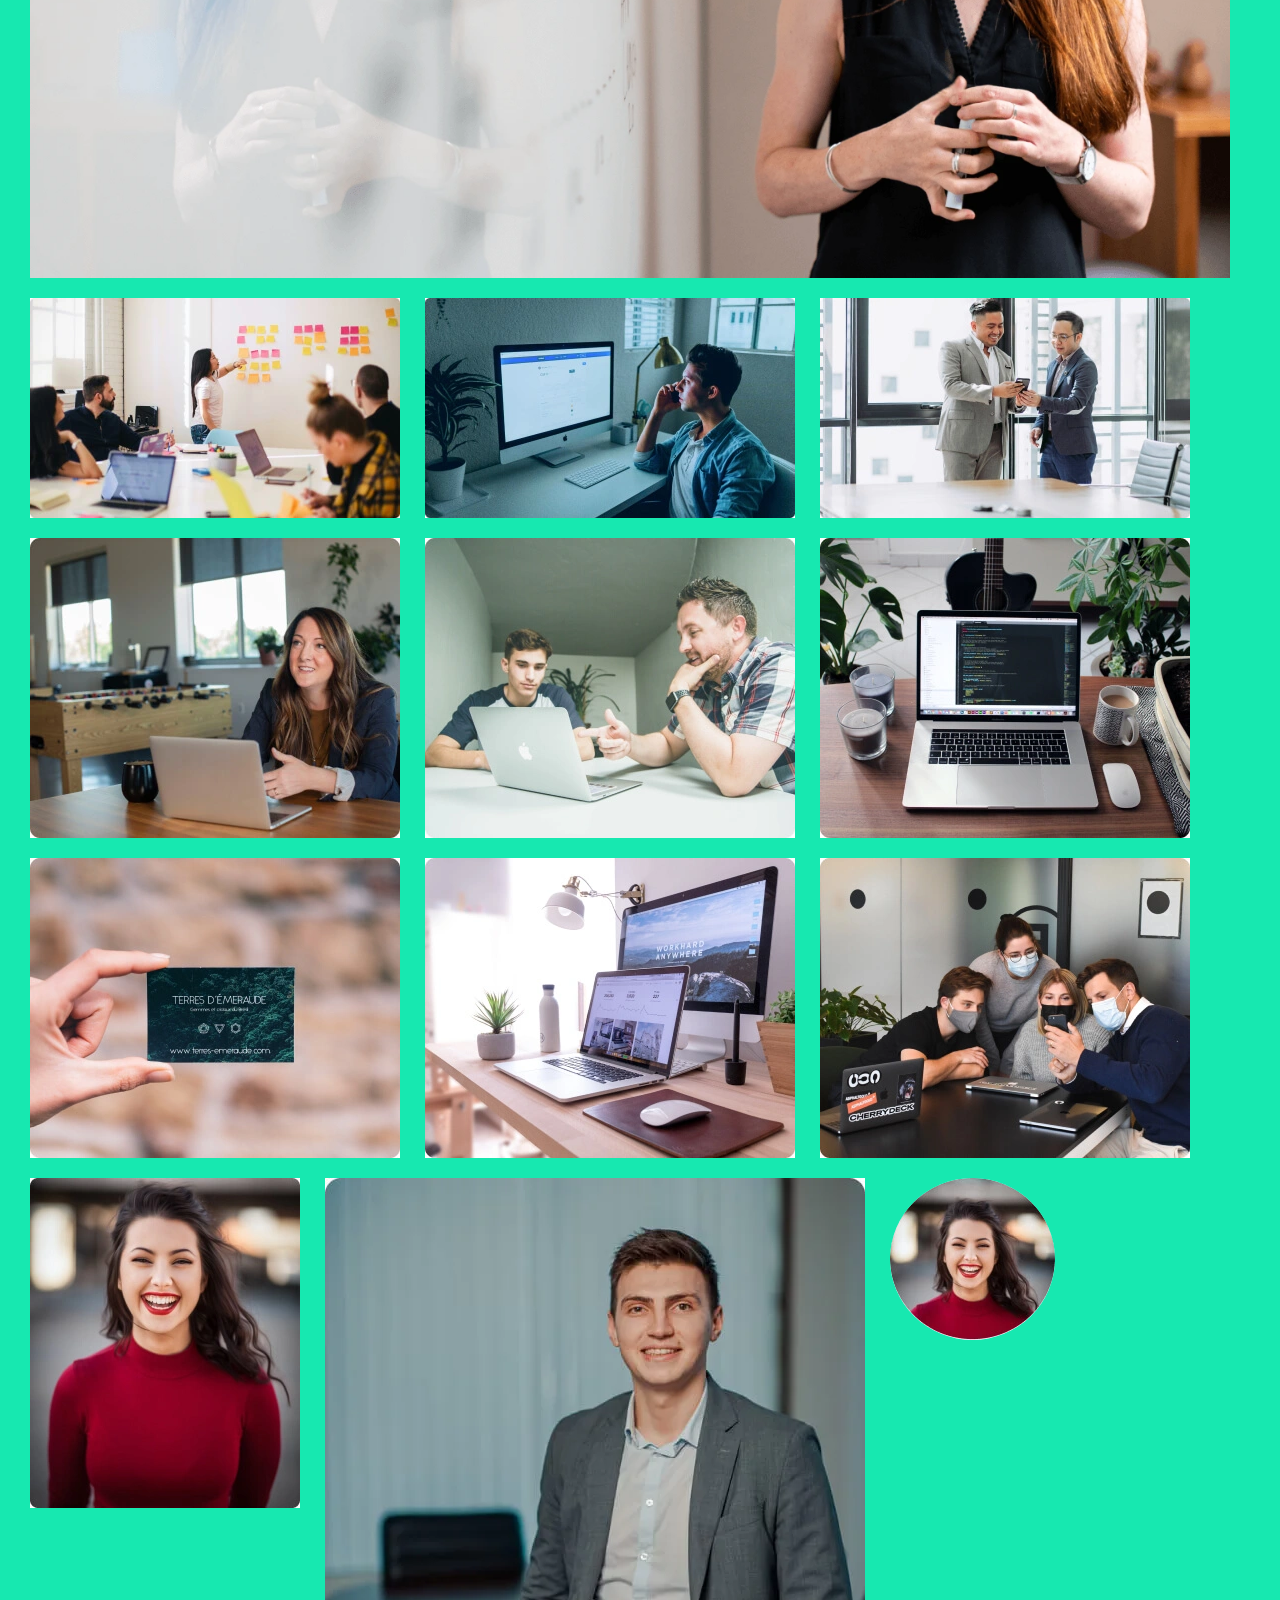
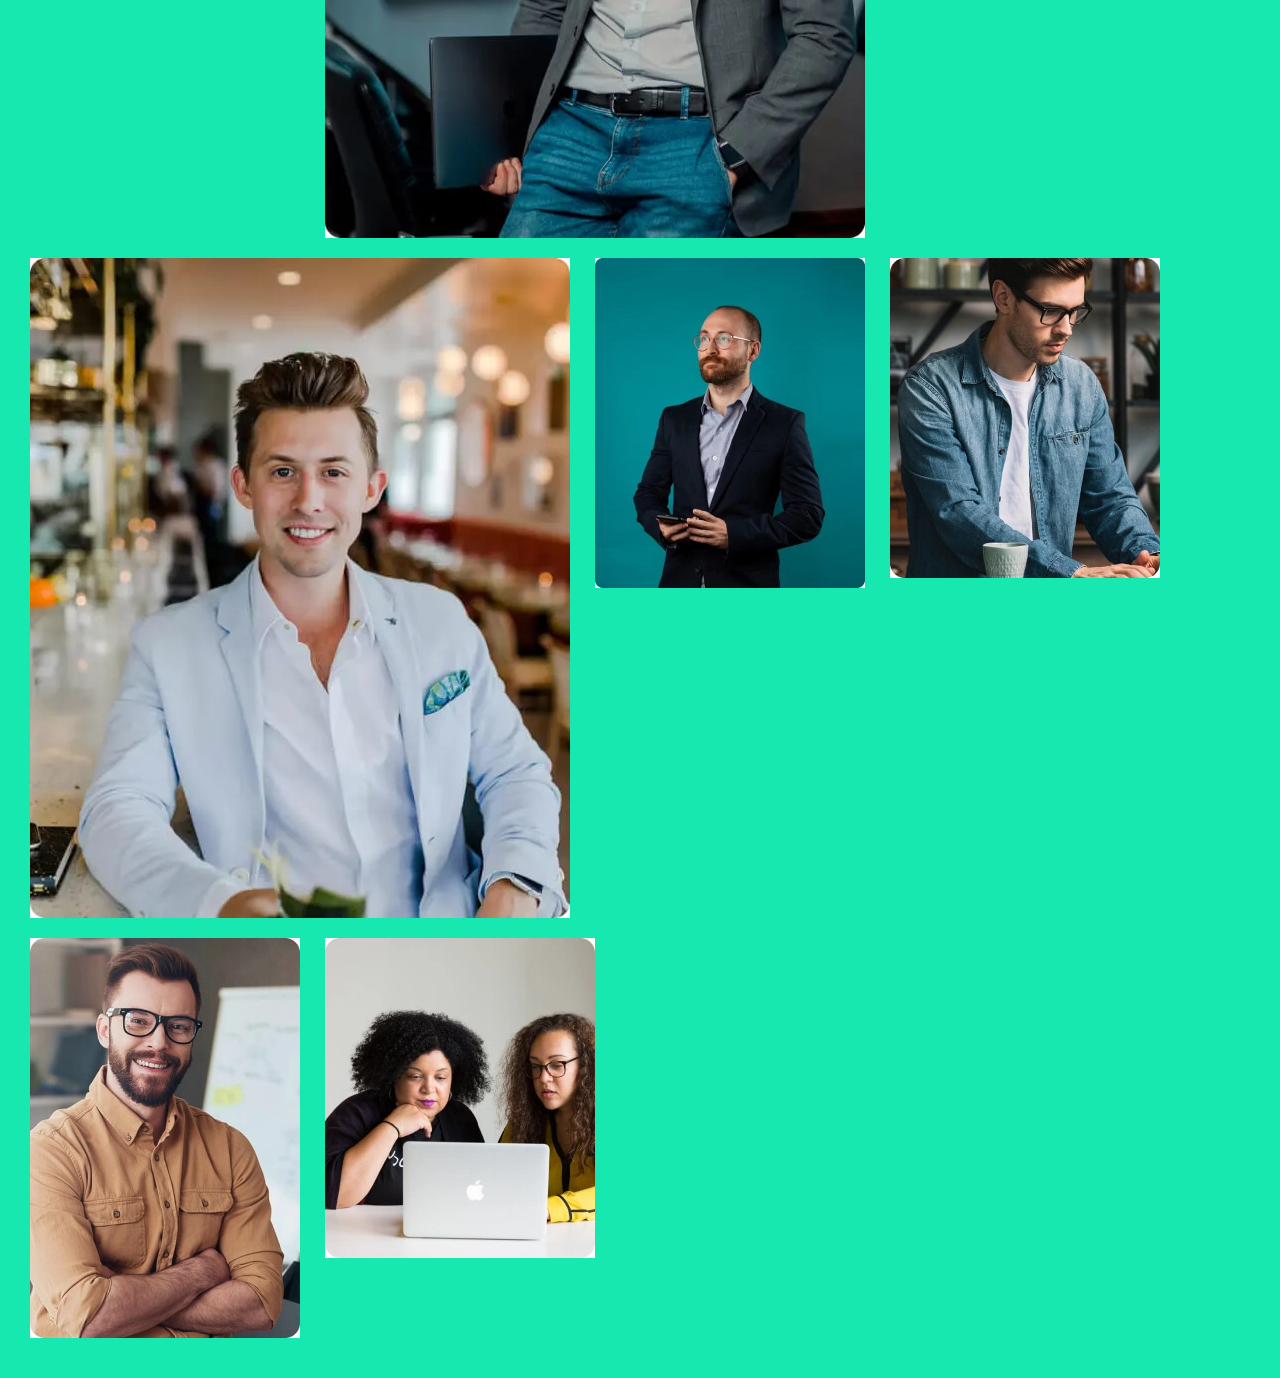
<file: lesson_9/index.html>
<!DOCTYPE html>
<html lang="en">
<head>
	<meta charset="UTF-8">
	<meta name="viewport" content="width=device-width, initial-scale=1.0">
	<link rel="stylesheet" href="css/style.css">
	<title>lesson 9</title>
</head>
<body>
	<header>
		<div class="header__container">
			<div class="svg-icons">
				<h1 class="title">SVG-Icon</h1>
				<div class="icons-svg">
					<img src="img/svg-img/arrow-right.svg" alt="svg">
					<img src="img/svg-img/building.svg" alt="svg">
					<img src="img/svg-img/buildfoter.svg" alt="svg">
					<img src="img/svg-img/mail.svg" alt="svg">
					<img src="img/svg-img/map.svg" alt="svg">
					<img src="img/svg-img/phone-two.svg" alt="svg">
					<img src="img/svg-img/phone.svg" alt="svg">
					<img src="img/svg-img/facebook.svg" alt="svg">
					<img src="img/svg-img/instagram.svg" alt="svg">
					<img src="img/svg-img/twitter.svg" alt="svg">
					<img src="img/svg-img/linkedin.svg" alt="svg">	
				</div>
			</div>
		</div>
	</header>
	<main>
		<div class="bg-block-one">
			<div class="main__container">
				<div class="content-svg">
					<h2 class="title">SVG-Content</h2>
					<img src="img/svg-img/ayro-ui.svg" alt="svg">
					<img src="img/svg-img/graygrids.svg" alt="svg">
					<img src="img/svg-img/lineicons.svg" alt="svg">
					<img src="img/svg-img/service/01.svg" alt="svg">
					<img src="img/svg-img/service/02.svg" alt="svg">
					<img src="img/svg-img/service/03.svg" alt="svg">
					<img src="img/svg-img/service/04.svg" alt="svg">
					<img src="img/svg-img/service/05.svg" alt="svg">
					<img src="img/svg-img/service/06.svg" alt="svg">
				</div>
			</div>
		</div>
		<div class="bg-block-two">
			<div class="main__container">
				<div class="designer-content">
					<h2 class="title">Designer-Conten</h2>
					<img src="img/design-content/01.svg" alt="svg">
					<img src="img/design-content/dotted-shape-1.svg" alt="svg">
					<img src="img/design-content/dotted-shape-2.svg" alt="svg">
					<img src="img/design-content//dotted-shape-green.svg" alt="svg">
					<img src="img/design-content/ellipse-green-op.svg" alt="svg">
					<img src="img/design-content/oval-blue.svg" alt="svg">
					<img src="img/design-content/oval-green.svg" alt="svg">
					<img src="img/design-content/shape.svg" alt="svg">
					<img src="img/design-content/slider-dots.svg" alt="svg">
					<img src="img/design-content/bgimg2.webp" width="500" alt="svg">
					<img src="img/design-content/bgimg.webp" height="400" alt="svg">
				</div>
			</div>
		</div>
	</main>
	<footer>
		<div class="bg-footer">
			<div class="footer__container">
				<div class="content-img">
					<h2 class="title">Content-IMG (JPG/PNG to WEBP)</h2>
					<div class="img-content">
						<img src="img/content-img/01.webp" width="1200" alt="images">
						<img src="img/content-img/our-blogs/01.webp" alt="images">
						<img src="img/content-img/our-blogs/02.webp" alt="images">
						<img src="img/content-img/our-blogs/03.webp" alt="images">
						<img src="img/content-img/our-portfolio/01.webp" alt="images">
						<img src="img/content-img/our-portfolio/02.webp" alt="images">
						<img src="img/content-img/our-portfolio/03.webp" alt="images">
						<img src="img/content-img/our-portfolio/04.webp" alt="images">
						<img src="img/content-img/our-portfolio/05.webp" alt="images">
						<img src="img/content-img/our-portfolio/06.webp" alt="images">
						<img src="img/content-img/our-team/coriss.webp" alt="images">
						<img src="img/content-img/our-team/cristian.webp" alt="images">
						<img class="elli" src="img/content-img/ellipse.webp" alt="images">
						<img src="img/content-img/our-team/glorius.webp" alt="images">
						<img src="img/content-img/our-team/nikolas.webp" alt="images">
						<img src="img/content-img/services/rectangle-2.webp" alt="images">
						<img src="img/content-img/services/rectangle-3.webp" alt="images">
						<img src="img/content-img/services/rectangle.webp" alt="images">
					</div>
				</div>
			</div>
		</div>
	</footer>
</body>
</html>
</file>
<file: lesson_10/css/style.css>
@import url('reset.css');
@import url(https://fonts.googleapis.com/css?family=Poppins:300,500,700&display=swap);
/* ----------------- */
[class*="__container"] {
	max-width: 1270px;
	margin: 0 auto;
	padding-left: 15px;
	padding-right: 15px;
}
body {
	font-family: 'Poppins', sans-serif;
	color: #212529;
	font-size: 16px;
	font-weight: 500;
}

/* ============= */
.header {
}
.header_margin-buttom {
	margin-bottom: 37px;
}
.header__container {
}

.header__logo {
}

.header__pages {
}
.header__items {
}
.menu-items {
}
.menu-items_active {
}
.menu-items__link {
}

.social-networks {
}
.social-networks__items {
}
.social-networks__item {
}
.social-networks__link {
}

.header__search {
}



/* ====================== */
.page-main_margin-bt {
	margin-bottom: 100px;
}

.main-header {
}
.header-main {
	margin-bottom: 100px;
}

.main-header__container {
}
.main-header__content {
}

.main-header__image-big {
}
.main-header__suptitle {
	font-weight: 300;
	font-size: 12px;
	line-height: 1.6; /* 20/12 */
	color: #000;
}
.main-header__title {
	font-weight: 700;
	font-size: 25px;
	line-height: 1.6; /* 40/25 */
	color: #000;
}
.main-header__slider {
}




.section-body {
}
.section-body__container {
}
.desc-block {
}
.desc-block__title {
}
.desc-block__list {
}
.desc-block__items {
}
.desc-block__item {
}
.desc-block__item_active {
}


.design_margin-bt {
	margin-bottom: 100px;
}
</file>
<file: lesson_11/css/style.css>
@import url('reset.css');
@import url(https://fonts.googleapis.com/css?family=Inter:500,600,700&display=swap);
/* ----------------- */
[class*="__container"] {
	max-width: 1270px;
	margin: 0 auto;
	padding-left: 15px;
	padding-right: 15px;
}
body {
	font-family: 'Inter', sans-serif;
	font-size: 16px;
	font-weight: 500;
	line-height: 1;
	color: #212B36;
}

.wrapper {
	overflow: clip;
	min-height: 100%;
}

/* ------------ */


.header {
	position: fixed;
	background-color: #fff;
	width: 100%;
	padding: 30px 0;
}
.header__container {
}

.header__logo {
	display: inline-block;
	vertical-align: middle;
	margin-right: 45px;
}
.logo {
}
.logo__img {
}

.header__navigation-menu {
	margin-right: 154px;
	display: inline-block;
}
.navigation-menu {
}
.navigation-menu__items {
}
.navigation-menu__item {
	display: inline-block;
	vertical-align: middle;
	position: relative;
}
.navigation-menu__item:hover .navigation-menu__link_categories {
	background-color: #F4F7FF;
	color: #212B36;
}
.navigation-menu__item:not(:last-child) {
	margin-right: 35px;
}
.navigation-menu__link {
	font-size: 16px;
	font-weight: 600;
	line-height: 1.5; /* 24/16 */
}
.navigation-menu__link:hover {
	color: #3056D3;
}
.navigation-menu__link_categories {
	padding: 9px 21px;
	border-radius: 5px;
}
.navigation-menu__link_categories:after {
	content: '';
	vertical-align: middle;
	height: 8px;
	width: 10px;
	display: inline-block;
	background: url('../img/header-svg/arrow-down.svg') 0 0/100% no-repeat;
	margin-left: 13px;
}
.navigation-menu__link_products {
}
.navigation-menu__link_products::after {
	content: '';
	vertical-align: middle;
	height: 8px;
	width: 10px;
	display: inline-block;
	background: url('../img/header-svg/arrow-down.svg') 0 0/100% no-repeat;
	margin-left: 13px;
}


.navigation-menu__sub-menu {
	display: inline-block;
	visibility: hidden;
	position: absolute;
	left: 0;
	top: 0;
	margin-top: 45px;
}
.navigation-menu__item:hover .navigation-menu__sub-menu {
	opacity: 1;
	visibility: visible;
	position: absolute;
	left: 0;
	top: 110%;
}
.sub-menu {
}
.sub-menu__items {
	background-color: #fff;
	padding: 22px 24px;
	min-width: 180px;
	color: #637381;
	font-size: 16px;
	font-weight: 500;
	border: 1px solid rgba(231, 231, 231, .2);
	border-radius: 5px;
}
.sub-menu__items::before {
	content: '';
	position: absolute;
	left: 10px;
	top: -7px;
	width: 0;
	height: 0;
	border-left: 10px solid transparent;
	border-right: 10px solid transparent;
	border-bottom: 10px solid #fff;
}
.sub-menu__items::after {
	content: '';
	position: absolute;
	top: -41px;
	left: 0;
	height: 41px;
	width: 100%;
} 
.sub-menu__item {
	font-size: 16px;
	font-weight: 500;
	line-height: 1.6; /* 24/15 */
}
.sub-menu__item:not(:last-child) {
	margin-bottom: 13px;
}
.sub-menu__link {
}
.sub-menu__link:hover {
	color: #3056D3;
}
.sub-menu__item_content:hover .sub-menu__sub-sub-block {
	opacity: 1;
	visibility: visible;
}
.sub-menu__item_content::after {
	content: '';
	/* background-color: red; */
	display: inline-block;
	height: 20px;
	width: 30px;
	position: absolute;
	top: inherit;
	right: inherit;

}
.sub-menu__link_after::after {
	content: '';
	display: inline-block;
	height: 10px;
	width: 10px;
	background: url('../img/header-svg/arrow-right.svg') 0 0 no-repeat;
	margin-left: 60px;
}


.sub-menu__sub-sub-block {
	opacity: 0;
	visibility: hidden;
	position: absolute;
	left: 180px;
	top: 27px;
	border-radius: 5px;
	margin-left: 1px;
}
.sub-sub-block {
	background-color: #fff;
	min-width: 661px;
	padding: 30px;
}
.sub-sub-block__items {
	display: inline-block;
}
.sub-sub-block__items_margin {
	margin-left: 80px;
	margin-right: 69px;
}
.sub-sub-block__list {
}
.sub-sub-block__title {
	color: #212B36;
	font-weight: 600;
	line-height: 1.5; /* 24/16 */
}
.sub-sub-block__link {
}
.sub-sub-block__link:hover {
	color: #3056D3;
}
.sub-sub-block__list:not(:last-child) {
	margin-bottom: 12px;
}

.sub-sub-block__img {
	display: inline-block;
}
.sub-sub-block__items_img {
	vertical-align: top;
	border-radius: 5px;
	position: relative;
}
.sub-sub-block__items_img::before {
	content: '';
	width: 100%;
	height: 100%;
	position: absolute;
	top: 0;
	left: 0;
	background-color: rgba(205, 131, 90,.7);
	border-radius: 5px;
}
.sub-sub-block__content {
	position: absolute;
	left: 25%;
	top: 25%;

}
.sub-sub-block__text {
	color: #fff;
	font-size: 40px;
	font-weight: 700;
	line-height: 1.2;
}
.sub-sub-block__text:nth-child(1) {
	text-align: center;
}
.sub-sub-block__text_font-size {
	font-weight: 600;
	font-size: 20px;
	margin-bottom: 21px;
}
.sub-sub-block__button {
	padding: 6px 14px;
	background-color: #3056D3;
	border-radius: 2px;
	color: #fff;
	font-size: 11px;
	font-weight: 700;
	line-height: 1;
	margin-left: 20px;
}
.sub-sub-block__button:hover {
	box-shadow: 0 0 1px 1px rgba(77, 77, 78, .4);
}


.header__icons {
	display: inline-block;
}
.icons {
}
.icons__link {
	position: relative;
}
.icons__link:not(:last-child) {
	margin-right: 20px;
}
.icons__number {
	position: absolute;
    right: -4px;
    top: -4px;
    border-radius: 50%;
    width: 16px;
    height: 16px;
    background: #3056d3;
    line-height: 1;
    text-align: center;
    color: white;
    font-size: 11px;
    padding-top: 3px;
}
.icons__search {
}
.icons__heart{
}
.icons__basket {
}



main {
	background-color: blueviolet;
	height: 100vh;
}
</file>
<file: lesson_12/css/style.css>
@import url('reset.css');
@import url(https://fonts.googleapis.com/css?family=Inter:500,600,700&display=swap);
/* ----------------- */
[class*="__container"] {
	max-width: 1270px;
	margin: 0 auto;
	padding-left: 15px;
	padding-right: 15px;
}
body {
	font-family: 'Inter', sans-serif;
	font-size: 16px;
	font-weight: 500;
	line-height: 1;
	color: #212B36;
}

.wrapper {
	overflow: clip;
	min-height: 100%;
}

/* ------------ */
.main-page {
	background-color: #838485;
	padding: 50px;
	margin-bottom: 100px;
}
.main-page__container {
}
.main-page__practice {
}


.practice {
}

.practice__wrapper {
	display: inline-block;
	height: 200px;
	width: 200px;
	background-color: rgba(59, 56, 59, 0.5);
}
.practice__wrapper:not(:last-child) {
	margin-right: 100px;
	margin-bottom: 50px;
}

.practice__translate {
	background-color: rgb(57, 17, 200);
}
.practice__translate:hover {
	transform: translate(70px, 70px);
	transition: all ease 1s;
}
.practice__scale {
	background-color: rgb(17, 200, 51);
	transform-origin: 50px 50px;
}
.practice__scale:hover {
	transform: scale(2, 2);
	transition: all ease 1s;
}
.practice__rotate {
	background-color: rgb(200, 200, 17);
	transform-origin: bottom left;
}
.practice__rotate:hover {
	transform: rotate(-45deg);
	transition: all ease 1s;
}	
.practice__skew {
	background-color: rgb(122, 7, 148);
}
.practice__skew:hover {
	transform: skew(30deg);
	transition: all ease 1s;
}
.practice__mix {
	background-color: rgb(6, 117, 169);
}
.practice__mix:hover {
	transform: translate(40px, 25px) scale(.6) rotate(40deg);
	transition: all ease 1s;
}


.wrapper_3d {
	perspective: 400px;
	perspective-origin: center;
}
.practice__translate3d {
	background-color: rgb(136, 29, 190);
	transform: translate3D(0px, 0px, 0);
	transform-origin: center ;
}
.practice__translate3d:hover {
	transform: translate3D(-60px, -60px, 70px);
	transition: all ease 1s;
}
.practice__scale3d {
	background-color: rgb(29, 190, 142);
}
.practice__scale3d:hover {
	transform: scale3D(2, 2, 1);
	transition: all ease 1s;
}
.practice__rotate3d {
	background-color: rgb(147, 190, 29);
	transform-origin: 0 0;
}
.practice__rotate3d:hover {
	transform: rotate3d(1, 2, 1, 60deg);
	transition: all ease 1s;
}
.practice__skew3d {
	background-color: rgb(190, 42, 29);
}
.practice__skew3d:hover {
	transform: skew(50deg) rotate3d(0, 0, 1, 30deg);
	transition: all ease 1s;
}
.practice__mix3d {
	background-color: rgb(32, 40, 78);
}
.practice__mix3d:hover {
	transform: rotate3d(1, 1, 0, 50deg) scale3d(1.3, 1.3, 1);
	transition: all ease 1s;
}
.practice__perspective3d {
	background-color: rgb(45, 69, 75);
}
.practice__perspective3d:hover {
	transform:rotateX(50deg);
	transition: all ease 1s;
}


.practice__text {
	padding-top: 90px;
	padding-bottom: 90px;
	color: #fff;
	font-size: 20px;
	font-weight: 500;
	text-align: center;
}



.practice__wrapper {
}
.transform-style {
	perspective: 400px;
	transform-style: preserve-3d;
}
.transform-style__wrapper {
	background-color: rgb(100, 129, 19);
}
.transform-style__wrapper:hover {
	transform: rotateX(40deg);
	transition: all 0.8s ease 0s;
}



.backface-visibility {
	margin-top: 50px;
	display: inline-block;
}
.backface-visibility__content {
	perspective: 500px;
	transform-style: preserve-3d;
}
.backface-visibility__items {
	width: 200px;
	height: 200px;
	background-color: rgb(28, 91, 55);
	position: relative;
	transition: all 0.8s ease 0s;
	transform-style: preserve-3d;
}
.backface-visibility__front,
.backface-visibility__back {
	display: flex;
	align-items: center;
	justify-content: center;
	color: #fff;
	font-size: 20px;
	font-weight: 500;
	position: absolute;
	top: 0;
	left: 0;
	height: 100%;
	width: 100%;
}
.backface-visibility__front {
	z-index: 2;
	transform: rotateX(0deg);
	background-color: rgb(90, 37, 106);

	backface-visibility: hidden;
}
.backface-visibility__back {
	transform: rotateX(-180deg);
	background-color: rgb(45, 17, 116);
}
.backface-visibility__content:hover .backface-visibility__items{
	transform: rotateX(-180deg);
}

/* ------------------------ */

.footer {
	height: 700px;
	background-color: rgb(116, 116, 116);
	padding: 150px;
	position: relative;
	z-index: 50;
}
.footer__container {
}


.body-car {
	background-color: #333;
	height: 1px;
	width: 100%;
}
.body-car {
	background-color: rgb(176, 33, 33);
	position: relative;
	top: 50%;
	left: 20%;
	height: 150px;
	width: 650px;
	border-radius: 15% 60% 15% 15% / 40% 50% 50% 40%;
}

.body-car__wheel {
	display: inline-block;
	width: 120px;
	height: 120px;
	background-color: rgb(0, 0, 0);
	border-radius: 50%;
}
.wheel {
}
.wheel_one {
	position: absolute;
	top: 38%;
	left: -3%;
	z-index: 10;
}
.wheel_two {
	position: absolute;
	top: 38%;
	right: 14%;
	z-index: 10;
}
.wheel__disk-bg-color {
	position: absolute;
	top: 13%;
	left: 12%;
	background-color: rgb(174, 174, 174);
	height: 90px;
	width: 90px;
	border-radius: 50%;
}
.wheel__disk {
	height: 30px;
	width: 30px;
	border-radius: 50%;
	position: absolute;
	left: 45px;
	top: 45px;
	background-color: #fff;
	box-shadow: 0 0 5px #000000;
}
.wheel__elements {
	height: 44px;
	width: 2px;
	background-color: #000;
	display: inline-block;
	position: absolute;
	top: 60%;
	left: 50%;
	/* box-shadow: 0px 0px 1px 0px #000; */
}
.wheel__rotate::after {
	content: "";
	height: 100%;
	width: 100%;
	position: absolute;
	top: 0; 
	left: 0;
}

.wheel__elements_1 {
}
.wheel__elements_2 {
	position: absolute;
    top: 64%;
    left: 26%;
    transform: rotate(15deg);
}
.wheel__elements_3 {
	position: absolute;
    top: 57%;
    left: 3%;
    transform: rotate(30deg);
}
.wheel__elements_4 {
	position: absolute;
	top: 41%;
    left: -16%;
    transform: rotate(45deg);
}
.wheel__elements_5 {
	position: absolute;
	top: 22%;
    left: -31%;
    transform: rotate(60deg);
}
.wheel__elements_6 {
	position: absolute;
    top: -4%;
    left: -30%;
    transform: rotate(75deg);
}
.wheel__elements_7 {
	position: absolute;
	top: -23%;
    left: -32%;
    transform: rotate(90deg);
}
.wheel__elements_8 {
	position: absolute;
	top: -45%;
    left: -32%;
    transform: rotate(105deg);
}
.wheel__elements_9{
	position: absolute;
	top: -64%;
    left: -20%;
    transform: rotate(120deg);
}
.wheel__elements_10 {
	position: absolute;
	top: -89%;
    left: -16%;
    transform: rotate(135deg);
}
.wheel__elements_11 {
	position: absolute;
	top: -99%;
    left: 5%;
	transform: rotate(150deg);
}
.wheel__elements_12 {
	position: absolute;
	top: -110%;
    left: 25%;
	transform: rotate(165deg);
}
.wheel__elements_13 {
	position: absolute;
	top: -105%;
    left: 50%;
	transform: rotate(180deg);
}
.wheel__elements_14{
	position: absolute;
	top: -105%;
    left: 74%;
	transform: rotate(15deg);
}
.wheel__elements_15 {
	position: absolute;
	top: -99%;
    left: 94%;
	transform: rotate(30deg);
}
.wheel__elements_16 {
	position: absolute;
	top: -83%;
    left: 110%;
	transform: rotate(45deg);
}
.wheel__elements_17 {
	position: absolute;
	top: -64%;
    left: 118%;
	transform: rotate(60deg);
}
.wheel__elements_18 {
	position: absolute;
	top: -45%;
    left: 130%;
	transform: rotate(75deg);
}
.wheel__elements_19 {
	position: absolute;
	top: -23%;
    left: 126%;
	transform: rotate(90deg);
}
.wheel__elements_20 {
	position: absolute;
	top: -1%;
    left: 127%;
	transform: rotate(105deg);
}
.wheel__elements_21 {
	position: absolute;
	top: 20%;
    left: 122%;
	transform: rotate(120deg);
}
.wheel__elements_22 {
	position: absolute;
	top: 32%;
    left: 102%;
	transform: rotate(135deg);
}
.wheel__elements_23 {
	position: absolute;
	top: 48%;
    left: 88%;
	transform: rotate(150deg);
}
.wheel__elements_24 {
	position: absolute;
	top: 64%;
    left: 72%;
	transform: rotate(165deg);
}
.circl {
	position: absolute;
	left: 16%;
	top: 16%;	
	height: 20px;
	width: 20px;
	background-color: #000;
	border-radius: 50%;
}

.wheel__consort {
	height: 12px;
	width: 12px;
	border-radius: 50%;
	position: absolute;
	left: 45%;
	top: 45%;
	background-color: #000;
}

/* ---------------------------------- */

.body-car__sticker {
}
.body-car__circle {
	position: absolute;
	top: 20%;
	left: 35%;
	height: 100px;
	width: 100px;
	background-color: rgb(174, 174, 174);
	border-radius: 50%;
	border: 3px solid #000;
	z-index: 4;
}
.body-car__number {
	position: absolute;
	left: 19px;
	top: 23px;
	font-size: 48px;
	font-weight: 700;
	color: rgb(255, 255, 255);
}
.body-car__items {
}
.items {

}
.items__one,
.items__two,
.items__three {
	z-index: 3;
}
.items__one {
	position: absolute;
	top: 61px;
	left: 153px;
	height: 20px;
	width: 250px;
	background-color: rgb(174, 174, 174);
	border-radius: 0% 0% 10% 10% / 0% 0% 90% 90%;
	border: 3px solid #000;
}
.items__two {
	position: absolute;
	top: 79px;
	left: 190px;
	height: 20px;
	width: 175px;
	background-color: rgb(174, 174, 174);
	border-radius: 0% 0% 15% 15% / 0% 0% 90% 90%;
	border: 3px solid #000;
}
.items__three {
	position: absolute;
	top: 96px;
	left: 215px;
	height: 20px;
	width: 125px;
	background-color: rgb(174, 174, 174);
	border-radius: 0% 0% 15% 15% / 0% 0% 90% 90%;
	border: 3px solid #000;
}


.body-car__elements {
}
.elements {
	display: inline-block;
}
.elements__item {
}
.elements__item_1 {
	position: absolute;
	top: 4px;
	left: 385px;
	width: 4px;
	height: 31px;
	background-color: #000;
	border-radius: 2px 4px 4px 4px / 1px 1px 3px 3px;
	z-index: 1;
}
.elements__item_2 {
	position: absolute;
	top: 5px;
	left: 395px;
	width: 4px;
	height: 30px;
	background-color: #000;
	border-radius: 2px 4px 4px 4px / 1px 1px 3px 3px;
}
.elements__item_3 {
	position: absolute;
	top: 5px;
	left: 405px;
	width: 4px;
	height: 30px;
	background-color: #000;
	border-radius: 2px 4px 4px 4px / 1px 3px 3px 3px;
}
.elements__item_4 {
	position: absolute;
	top: 6px;
	left: 415px;
	width: 4px;
	height: 29px;
	background-color: #000;
	border-radius: 2px 4px 4px 4px / 1px 1px 3px 3px;
}
.elements__item_5 {
	position: absolute;
	top:7px;
	left: 425px;
	width: 4px;
	height: 28px;
	background-color: #000;
	border-radius: 2px 4px 4px 4px / 1px 1px 3px 3px;
}
.elements__item_6 {
	position: absolute;
	top: 8px;
	left: 435px;
	width: 4px;
	height: 27px;
	background-color: #000;
	border-radius: 2px 4px 4px 4px / 1px 1px 3px 3px;
}

.body-car__lighthouse {
	position: absolute;
	top: 40%;
	right: 7%;
	height: 16px;
	width: 16px;
	border-radius: 50%;
	background-color: rgb(205, 205, 205);
	transform: skew(20deg);
}

.body-car__beak {
	position: absolute;
	top: 56px;
	right: 15px;
	height: 95px;
	width: 30px;
	background-color: #000;
	border-radius: 0px 69px 45px 42px / 48px 100px 131px 103px;
	transform: rotate(40deg);
}

.body-car__elements-ceiling-one {
	position: absolute;
	top: -25px;
	left: 210px;
	width: 35px;
	height: 25px;
	background-color: rgb(176, 33, 33);
	border-radius: 0px 50px 0px 0px;
}
.body-car__elements-ceiling-two {
	position: absolute;
	top: -25px;
	left: 0;
	background-color: rgb(176, 33, 33);
	height: 91px;
	width: 120px;
	border-radius: 119px 10px 10px 10px / 103px 10px 10px 10px;
}
.body-car__elements-ceiling-three {
	position: absolute;
	top: -28%;
	left: 18%;
	width: 98px;
	height: 61px;
	background-color: rgb(116, 116, 116);
	border-radius: 50%;
}
.body-car__elements-ceiling-three::before {
	content: '';
	position: absolute;
	top: 14%;
	left: -6%;
	width: 10px;
	height: 20px;
	background-color: rgb(116, 116, 116);
	transform: rotate(-35deg);
}
</file>
<file: lesson_13/css/style.css>
@import url('reset.css');
@import url(https://fonts.googleapis.com/css?family=Inter:500,600,700&display=swap);
/* ----------------- */
[class*="__container"] {
	max-width: 1270px;
	margin: 0 auto;
	padding-left: 15px;
	padding-right: 15px;
}
body {
	font-family: 'Inter', sans-serif;
	font-size: 16px;
	font-weight: 500;
	line-height: 1;
	color: #212B36;
}

.wrapper {
	overflow: clip;
	min-height: 100%;
}

/* ------------ */
.header {
	height: 100vh;
	background-color: rgb(116, 116, 116);
	padding-top: 100px;
	padding-bottom: 100px;
	position: relative;
	z-index: 50;
}
.road {
	margin-left: 20px;
	position: absolute;
	top: 50%;
	left: 0;
	width: 100%;
}
.road span {
	display: inline-block;
	height: 20px;
	width: 100px;
	background-color: #fff;
} 
.road span:not(:last-child) {
	margin-right: 40px;
}

.traffic-pillar {
	width: 40px;
	height: 40px;
	background-color: #000;
	position: absolute;
	top: 49%;
	right: 1%;
	border-radius: 50%;
	perspective: 400px;
}
.traffic-pillar__lights {
	background-color: rgb(24, 24, 24);
	height: 100px;
	width: 100px;
	position: absolute;
	top: -75%;
	right: 20%;
	border-radius: 20%;
	transform: rotate3d(1, 35, 0, -62deg);
}
.traffic-pillar__lights span {
	display: inline-block;
}
.red {
	position: absolute;
	top: 20px;
	left: 72px;
	background-color: rgb(87, 0, 0);
	width: 20px;
	height: 20px;
	border-radius: 50%;

	animation: lights-red 1s ease 5s forwards;
}
.red_2 {
	position: absolute;
	top: 62px;
	left: 72px;
	background-color: rgb(87, 0, 0);
	width: 20px;
	height: 20px;
	border-radius: 50%;
}
.orange {
	position: absolute;
	top: 20px;
	left: 42px;
	background-color: rgb(124, 88, 2);
	width: 20px;
	height: 20px;
	border-radius: 50%;

	animation: lights-orange 1s ease 6s forwards;
}
.orange_2 {
	position: absolute;
	top: 62px;
	left: 42px;
	background-color: rgb(124, 88, 2);
	width: 20px;
	height: 20px;
	border-radius: 50%;
}
.green {
	position: absolute;
	top: 20px;
	left: 12px;
	background-color: rgb(10, 84, 1);
	width: 20px;
	height: 20px;
	border-radius: 50%;

	animation: lights-green 1s ease 7s forwards;
}
.green_2 {
	position: absolute;
	top: 62px;
	left: 12px;
	background-color: rgb(10, 84, 1);
	width: 20px;
	height: 20px;
	border-radius: 50%;
}

.body-car {
	background-color: rgb(176, 33, 33);
	position: relative;
	top: 0;
	left: 0;
	height: 150px;
	width: 650px;
	border-radius: 15% 60% 15% 15% / 40% 50% 50% 40%;
	display: inline-block;

}

.car-one {
	position: absolute;
	left: 2%;
	top: 16%;

	animation: car-1 10s ease 1.5s forwards; 
	transform: translate(-106%, 0px);
}
.car-two {
	position: absolute;
	left: 2%;
	top: 66%;
	background-color: rgb(203, 212, 26);

	animation: car-2 11s ease 1s forwards;
	transform: translate(-106%, 0px);
}
@keyframes car-1 {
	0%{
		transform: translate(-102%, 0px);
	}
	30%{
		transform: translate(0%, 0px);
	}
	60%{
		transform: translate(0%, 0px);
	}
	100%{
		transform: translate(2000px, 0px);
	}
}
@keyframes car-2 {
	0%{
		transform: translate(-102%, 0px);
	}
	30%{
		transform: translate(0%, 0px);
	}
	45%{
		transform: translate(0%, 0px);
	}
	60%{
		transform: translate(0%, 0px);
	}
	100%{
		transform: translate(2000px, 0px);
	}
}
@keyframes lights-red {
	0% {
		background-color: rgb(87, 0, 0);
	}
	100% {
		background-color: rgb(255, 0, 0);
	}
}
@keyframes lights-orange {
	0% {
		background-color: rgb(124, 88, 2);
	}
	100% {
		background-color: rgb(255, 179, 0);
	}
}
@keyframes lights-green {
	0% {
		background-color: rgb(10, 84, 1);
	}
	100% {
		background-color: rgb(28, 208, 4);
	}
}
.car-2 {
	position: absolute;
	top: -25px;
	left: 210px;
	width: 35px;
	height: 25px;
	background-color: rgb(203, 212, 26);
	border-radius: 0px 50px 0px 0px;
}

.body-car__wheel {
	display: inline-block;
	width: 120px;
	height: 120px;
	background-color: rgb(0, 0, 0);
	border-radius: 50%;
}
.wheel {
	animation: wheel 11s linear 1s;
}
@keyframes wheel {
	0% {
		transform: rotate(0deg);
	}
	30% {
		transform: rotate(180deg);
	}
	60% {
		transform: rotate(180deg);
	}
	100% {
		transform: rotate(1240deg);
	}
}
.wheel_one {
	position: absolute;
	top: 38%;
	left: -3%;
	z-index: 10;
}
.wheel_two {
	position: absolute;
	top: 38%;
	right: 14%;
	z-index: 10;
}
.wheel__disk-bg-color {
	position: absolute;
	top: 13%;
	left: 12%;
	background-color: rgb(174, 174, 174);
	height: 90px;
	width: 90px;
	border-radius: 50%;
}
.wheel__disk {
	height: 30px;
	width: 30px;
	border-radius: 50%;
	position: absolute;
	left: 45px;
	top: 45px;
	background-color: #fff;
	box-shadow: 0 0 5px #000000;
}
.wheel__elements {
	height: 44px;
	width: 2px;
	background-color: #000;
	display: inline-block;
	position: absolute;
	top: 60%;
	left: 50%;
	/* box-shadow: 0px 0px 1px 0px #000; */
}
.wheel__rotate::after {
	content: "";
	height: 100%;
	width: 100%;
	position: absolute;
	top: 0; 
	left: 0;
}

.wheel__elements_1 {
}
.wheel__elements_2 {
	position: absolute;
    top: 64%;
    left: 26%;
    transform: rotate(15deg);
}
.wheel__elements_3 {
	position: absolute;
    top: 57%;
    left: 3%;
    transform: rotate(30deg);
}
.wheel__elements_4 {
	position: absolute;
	top: 41%;
    left: -16%;
    transform: rotate(45deg);
}
.wheel__elements_5 {
	position: absolute;
	top: 22%;
    left: -31%;
    transform: rotate(60deg);
}
.wheel__elements_6 {
	position: absolute;
    top: -4%;
    left: -30%;
    transform: rotate(75deg);
}
.wheel__elements_7 {
	position: absolute;
	top: -23%;
    left: -32%;
    transform: rotate(90deg);
}
.wheel__elements_8 {
	position: absolute;
	top: -45%;
    left: -32%;
    transform: rotate(105deg);
}
.wheel__elements_9{
	position: absolute;
	top: -64%;
    left: -20%;
    transform: rotate(120deg);
}
.wheel__elements_10 {
	position: absolute;
	top: -89%;
    left: -16%;
    transform: rotate(135deg);
}
.wheel__elements_11 {
	position: absolute;
	top: -99%;
    left: 5%;
	transform: rotate(150deg);
}
.wheel__elements_12 {
	position: absolute;
	top: -110%;
    left: 25%;
	transform: rotate(165deg);
}
.wheel__elements_13 {
	position: absolute;
	top: -105%;
    left: 50%;
	transform: rotate(180deg);
}
.wheel__elements_14{
	position: absolute;
	top: -105%;
    left: 74%;
	transform: rotate(15deg);
}
.wheel__elements_15 {
	position: absolute;
	top: -99%;
    left: 94%;
	transform: rotate(30deg);
}
.wheel__elements_16 {
	position: absolute;
	top: -83%;
    left: 110%;
	transform: rotate(45deg);
}
.wheel__elements_17 {
	position: absolute;
	top: -64%;
    left: 118%;
	transform: rotate(60deg);
}
.wheel__elements_18 {
	position: absolute;
	top: -45%;
    left: 130%;
	transform: rotate(75deg);
}
.wheel__elements_19 {
	position: absolute;
	top: -23%;
    left: 126%;
	transform: rotate(90deg);
}
.wheel__elements_20 {
	position: absolute;
	top: -1%;
    left: 127%;
	transform: rotate(105deg);
}
.wheel__elements_21 {
	position: absolute;
	top: 20%;
    left: 122%;
	transform: rotate(120deg);
}
.wheel__elements_22 {
	position: absolute;
	top: 32%;
    left: 102%;
	transform: rotate(135deg);
}
.wheel__elements_23 {
	position: absolute;
	top: 48%;
    left: 88%;
	transform: rotate(150deg);
}
.wheel__elements_24 {
	position: absolute;
	top: 64%;
    left: 72%;
	transform: rotate(165deg);
}
.circl {
	position: absolute;
	left: 16%;
	top: 16%;	
	height: 20px;
	width: 20px;
	background-color: #000;
	border-radius: 50%;
}

.wheel__consort {
	height: 12px;
	width: 12px;
	border-radius: 50%;
	position: absolute;
	left: 45%;
	top: 45%;
	background-color: #000;
}

/* ---------------------------------- */

.body-car__sticker {
}
.body-car__circle {
	position: absolute;
	top: 20%;
	left: 35%;
	height: 100px;
	width: 100px;
	background-color: rgb(174, 174, 174);
	border-radius: 50%;
	border: 3px solid #000;
	z-index: 4;
}
.body-car__number {
	position: absolute;
	left: 19px;
	top: 23px;
	font-size: 48px;
	font-weight: 700;
	color: rgb(255, 255, 255);
}
.body-car__items {
}
.items {

}
.items__one,
.items__two,
.items__three {
	z-index: 3;
}
.items__one {
	position: absolute;
	top: 61px;
	left: 153px;
	height: 20px;
	width: 250px;
	background-color: rgb(174, 174, 174);
	border-radius: 0% 0% 10% 10% / 0% 0% 90% 90%;
	border: 3px solid #000;
}
.items__two {
	position: absolute;
	top: 79px;
	left: 190px;
	height: 20px;
	width: 175px;
	background-color: rgb(174, 174, 174);
	border-radius: 0% 0% 15% 15% / 0% 0% 90% 90%;
	border: 3px solid #000;
}
.items__three {
	position: absolute;
	top: 96px;
	left: 215px;
	height: 20px;
	width: 125px;
	background-color: rgb(174, 174, 174);
	border-radius: 0% 0% 15% 15% / 0% 0% 90% 90%;
	border: 3px solid #000;
}


.body-car__elements {
}
.elements {
	display: inline-block;
}
.elements__item {
}
.elements__item_1 {
	position: absolute;
	top: 4px;
	left: 385px;
	width: 4px;
	height: 31px;
	background-color: #000;
	border-radius: 2px 4px 4px 4px / 1px 1px 3px 3px;
	z-index: 1;
}
.elements__item_2 {
	position: absolute;
	top: 5px;
	left: 395px;
	width: 4px;
	height: 30px;
	background-color: #000;
	border-radius: 2px 4px 4px 4px / 1px 1px 3px 3px;
}
.elements__item_3 {
	position: absolute;
	top: 5px;
	left: 405px;
	width: 4px;
	height: 30px;
	background-color: #000;
	border-radius: 2px 4px 4px 4px / 1px 3px 3px 3px;
}
.elements__item_4 {
	position: absolute;
	top: 6px;
	left: 415px;
	width: 4px;
	height: 29px;
	background-color: #000;
	border-radius: 2px 4px 4px 4px / 1px 1px 3px 3px;
}
.elements__item_5 {
	position: absolute;
	top:7px;
	left: 425px;
	width: 4px;
	height: 28px;
	background-color: #000;
	border-radius: 2px 4px 4px 4px / 1px 1px 3px 3px;
}
.elements__item_6 {
	position: absolute;
	top: 8px;
	left: 435px;
	width: 4px;
	height: 27px;
	background-color: #000;
	border-radius: 2px 4px 4px 4px / 1px 1px 3px 3px;
}

.body-car__lighthouse {
	position: absolute;
	top: 40%;
	right: 7%;
	height: 16px;
	width: 16px;
	border-radius: 50%;
	background-color: rgb(205, 205, 205);
	transform: skew(20deg);
}

.body-car__beak {
	position: absolute;
	top: 56px;
	right: 15px;
	height: 95px;
	width: 30px;
	background-color: #000;
	border-radius: 0px 69px 45px 42px / 48px 100px 131px 103px;
	transform: rotate(40deg);
}

.body-car__elements-ceiling-one {
	position: absolute;
	top: -25px;
	left: 210px;
	width: 35px;
	height: 25px;
	background-color: rgb(176, 33, 33);
	border-radius: 0px 50px 0px 0px;
}
.body-car__elements-ceiling-two {
	position: absolute;
	top: -25px;
	left: 0;
	background-color: rgb(176, 33, 33);
	height: 91px;
	width: 120px;
	border-radius: 119px 10px 10px 10px / 103px 10px 10px 10px;
}
.body-car__elements-ceiling-three {
	position: absolute;
	top: -28%;
	left: 18%;
	width: 98px;
	height: 61px;
	background-color: rgb(116, 116, 116);
	border-radius: 50%;
}
.body-car__elements-ceiling-three::before {
	content: '';
	position: absolute;
	top: 14%;
	left: -6%;
	width: 10px;
	height: 20px;
	background-color: rgb(116, 116, 116);
	transform: rotate(-35deg);
}

/* ----------------------------------------------- */
</file>
<file: lesson_14/css/style.css>
@import url('reset.css');
@import url(https://fonts.googleapis.com/css?family=Poppins:300,500,700&display=swap);
/* ----------------- */
[class*="__container"] {
	max-width: 1270px;
	margin: 0 auto;
	padding-left: 15px;
	padding-right: 15px;
}
body {
	font-family: 'Poppins', sans-serif;
	font-size: 12px;
	font-weight: 300;
	line-height: 1;
	color: #495057;
}

.wrapper {
	overflow: clip;
	min-height: 100%;
	display: flex;
	flex-direction: column;
}

main {
	flex: 1 0 0;
}

/* ------------------- */
.main {
	padding-top: 50px;
	padding-bottom: 50px;
}
.section-one {	
}

.section-one__categories {
	display: flex;
	justify-content: space-between;
	align-items: center;
	flex-wrap: wrap;
	margin-bottom: 44px;
}
.categories {
	font-size: 12px;
	font-weight: 500;
	line-height: 2.1; /* 25px/12 */
}
.cotegories__item {
}
.cotegories__item span {
	margin-left: 7px;
}
.cotegories__column {	
}
.categories__gap {
	display: flex;
	gap: 20px;
}
.categories__items {
}
.categories__items:nth-child(2) {
	color: rgba(73, 80, 87, .5);
}
.categories__items:hover {
	color: rgb(73, 80, 87);
}
/* --------------------------------- */

.section-one__cards {
	display: flex;
	justify-content: space-between;
	align-items: flex-start;
	flex-wrap: wrap;
	margin: 0px -15px 60px;
	row-gap: 45px;
}
.cards {
}
.cards__items {
	flex: 0 0 33.3%;
	padding: 0px 15px;
}
.cards__item {
	display: block;
}
.cards__item > *:not(:last-child){
	margin-bottom: 30px;
}
.cards__image {
	position: relative;
	border-radius: 3px;
	overflow: hidden;
}
.cards__image:hover img {
	transform: scale(1.1);
}
.cards__image img {
	max-width: 100%;
	transition: transform .6s ;
}
.creative {
	position: absolute;
	top: 30px;
	right: 30px;
	padding: 3px 12px;
	background-color: rgba(33, 37, 41, 0.3);
	color: #F8F9FA;
	font-size: 8px;
	font-weight: 700;
	line-height: 2.5; /* 20px/8 */
	border-radius: 3px;
	text-transform: uppercase;
	transition: transform .5s;
}
.creative:hover {
	transform: scale(1.1);
	background-color: rgba(33, 37, 41, 0.709);
}
.cards__content {
	display: flex;
	flex-direction: column;
	align-items: flex-start;
	row-gap: 15px;
}
.content {
	
}
.content__subtitle {
}
.content__title {
	color: #212529;
	font-size: 25px;
	font-weight: 700;
	line-height: 1.6; /* 40px/25 */
	transition: color .4s;
}
.content__title:hover {
	color: #CCD5AE;
}
.content__text {
	padding-bottom: 15px;
	border-bottom: 1px solid #E5E5E5;
	line-height: 1.6; /* 20px/12 */
}
.content__author {
}
.content__author:hover {
	text-decoration: underline;
}
/* ----------------------------------- */

.section-one__botton {
	display: flex;
	justify-content: center;
}
.botton__link {
	color: #F8F9FA;
	font-weight: 500;
	line-height: 2.1; /* 25px/12 */
	background-color: #212529;
	padding: 8px 50px;
	border-radius: 3px;

}
</file>
<file: lesson_15/css/style.css>
@import url('reset.css');
@import url('comon.css');
@import url(https://fonts.googleapis.com/css?family=Poppins:400,600,700&display=swap);
/* ----------------- */
[class*="__container"] {
	max-width: 1230px;
	margin: 0 auto;
	padding-left: 15px;
	padding-right: 15px;
}
body {
	font-family: 'Poppins', sans-serif;
	font-weight: 400;
	font-size: 18px;
	line-height: 1.6;
	color: #9C9C9C;

}

.wrapper {
	overflow: clip;
	min-height: 100%;
	display: flex;
	flex-direction: column;
}

main {
	flex: 1 0 0;
}

/* --------HEADER----------- */
.header {
	padding-top: 40px;
	padding-bottom: 40px;
}
.header__container {
	display: flex;
	justify-content: space-between;
	column-gap: 15px;
	flex-wrap: wrap;
}

.header__logo {
}
.logo-header {
}
.header-menu {
	display: flex;
	justify-content: space-between;
	align-items: center;
	flex-wrap: wrap;
}

.menu-header {
	column-gap: 74px;
	row-gap: 20px;
}
.list-menu-header {
	display: flex;
	flex-wrap: wrap;
	column-gap: 74px;
	row-gap: 15px;
	
}
.list-menu-header__item {
}
.list-menu-header__link {
	color: #333333;
	font-size: 16px;
	line-height: 1.5; /* 24/16 */
}
.list-menu-header__link:hover {
	font-weight: 600;
	transition: font-weight .3s ease;
}
.list-menu-header__link_active {
	font-weight: 600;
}

.menu-header__contacts {
	padding: 14px 32px;
	background-color: #2C3878;
	color: #fff;
	font-weight: 500;
	font-size: 14px;
	line-height: 1.5; /* 21/14 */
	transition: all .4s ease;
}
.menu-header__contacts:hover {
	text-decoration: underline;
	background-color: #1f285a;
	transform: translate(0, 5px);
	box-shadow: 0px 0px 5px #9C9C9C;
}
/* ---------MAIN----------- */
.page {
	padding-top: 60px;
	padding-bottom: 60px;
}

.page-minimalist {
}
.minimalist-page-header {
	margin-bottom: 100px;
}

.minimalist-page-header__content {
	margin-bottom: 100px;
}
.minimalist-page-header__content > *:not(:last-child) {
	margin-bottom: 40px;
}
.minimalist-page-header__title {
	text-align: center;
	font-weight: 700;
	font-size: 56px;
	line-height: 1.4;
	color: #000;
}
.minimalist-page-header__text {
	text-align: center;
	line-height: 1.6;
	color: #000;
	max-width: 518px;
	margin: 0 auto;
}
.minimalist-page-header__image {
	max-width: 100%;
}
/* -------------------- */
.minimalist-content {
	margin-bottom: 82px;
}
.content-minimalist {
	display: flex;
	column-gap: 31px;
}

.content-minimalist__design > * :not(:last-child) {
	margin-bottom: 24px;
}
.content-minimalist__project > * :not(:last-child) {
	margin-bottom: 24px;
}
.content-minimalist__project {
	flex: 0 1 50%
}
.content-minimalist__text-project {
	margin-bottom: 60px;
}
.content-minimalist__author > span:nth-child(1) {
	margin-right: 80px;
}

.content-minimalist__design {
	flex: 0 1 50%
}	
.content-minimalist__text {
	margin-bottom: 30px;
}

/* ------------------------- */
.minimalist-image {
	
}
.image-minimalist {
	display: flex;
	flex-wrap: wrap;
	margin: 0 -16px;
	row-gap: 32px;
}
.image-minimalist__box {
	flex: 0 1 50%;
}
.image-minimalist__box {
	padding: 0 16px;
}
.image-minimalist__box_big {
	flex: 0 1 auto;
}
.image-minimalist__box > img{
	max-width: 100%;
}

/* ------------------------ */
.page__servises {
}

.servises {
}
.servises__title {
	font-size: 16px;
	font-weight: 500;
	line-height: 150%;
	color: #000;
	position: relative;
	margin-bottom: 40px;
}
.servises__title::before {
	content: '';
	display: block;
	width: 464px;
	height: 2px;
	background-color: #000;
	position: absolute;
	left: 12%;
	top: 40%;
}



.servises__content {
	display: flex;
	flex-direction: column;
	row-gap: 40px;
}
.content-servises {
}
.content-servises__items {
	display: flex;
	column-gap: 120px;
}
.content-servises__image {
	flex: 0 1 68%;
}
.content-servises__image img {
	max-width: 100%;
}

.content-servises__box {
	display: flex;
	flex-direction: column;
	row-gap: 20px;
}
.box-servises-content {
	flex: 0 1 32%;
	align-self: center;
}
.box-servises-content__title {
	font-weight: 600;
	font-size: 24px;
	line-height: 1.4;
	color: #333333
	
}
.box-servises-content__text {
}
</file>
<file: lesson_3/css/style.css>
@import url('reset.css');
/* ----------------- */

h1,
h2,
h3 {
	color: rgb(236, 179, 188);
}
a {
	color: blueviolet;
}
p {
	color: rgb(94, 140, 3);
}
/* HEADER */
header p {
	color: green;
}

.header-container h1 {
	color: rgb(12, 173, 247);
}
.header-content ul li a{
	color: rgb(224, 165, 175);
}
.header-content + p {
	color: rgb(126, 7, 122);
}
.link-anchor a {
	color: rgb(0, 84, 56);
}

/* MAIN */

.subtitle-text ~ p {
	color: rgb(215, 225, 13);
}

.text-block.leson p {
	color: rgb(85, 85, 47);
}
#suptitle{
	color: rgb(161, 97, 3);
}
.text span {
	color: rgb(91, 31, 41);
}
/* FOOTER */
.footer > p {
	color:rgb(85, 85, 47)
}

div.footer p {
	color: blue;
}
</file>
<file: lesson_4/css/style.css>
@import url(https://fonts.googleapis.com/css?family=Sofia+Sans:regular,500,700);
@import url('fonts.css');
@import url('reset.css');
/* ----------------- */
body {
	font-family: 'Inconsolata', sans-serif, 'Aria', sans-serif;
	font-weight: 400;
	color: #000;
	line-height: 1.5;
}
/* HEADER */
.header-block {
	text-align: center;
}
h1 {
	text-transform: uppercase;
	font-family: 'Sofia Sans', sans-serif; 
	color: rgb(244, 127, 146);
	font-size: 40px;
	font-weight: 700;
	word-spacing: 10px;
}
h3 {
	font-size: 20px;
	font-weight: 500;
	text-decoration: underline;
}
.header-block span {
	color: rgba(0, 0, 0, 0.466);
}
.header-block li {
	font-family: 'Poppins', serif;
	text-align: right;
	color: pink;
	text-decoration: underline;
}

/* ========= */

h2{	
	font-family: 'Poppins', sans-serif;
	color: rgb(199, 39, 169);
	font-weight: 600;
	font-size: 32px;
	text-decoration: underline;
	text-align: center;
}
.block-one {
	font-family: 'Sofia Sans', serif; 
	font-size: 18px;
	font-weight: 500;
}
.block-one li {
	color: red;
	text-decoration: underline;
	text-align: right;
	font-style: italic;
}
.block-text-one p {
	text-align: right;
}
.block-text-one ~ p {
	color: rgb(118, 134, 31);
}

.block-three {
	text-align: center;
}
.text-through {
	text-decoration: line-through;
}
.block-four {
	text-align: right;
}
.block-four p {
	letter-spacing: 2px;
}

.text-four + p {
	color: rgb(126, 35, 122);
	text-shadow: 2px 2px 2px rgb(76, 22, 73);
	text-decoration: overline;
}

.block-five p {
	text-shadow: 1px 1px 2px rgb(36, 36, 36);
	text-indent: 30px;
}


.footer-block {
	text-align: right;
	text-decoration: underline;
	color: rgb(97, 19, 77);
	letter-spacing: 2px;
	text-transform: uppercase;
}
</file>
<file: lesson_5/css/style.css>
@import url('reset.css');
/* ----------------- */

body {
	font-family: 'Poppins', sans-serif;
	line-height: 1.8;
	font-size: 14px;
	font-weight: 300;
	color: #6C757D;
}

/* Header */
header {
	margin-top: 30px;
}
h1 {
	font-size: 30px;
	font-weight: 700;
	line-height: 1.6;
	color: #000;
}
.list li {
	list-style: outside;
}
.link-nav {
	color: rgb(167, 21, 21);
	text-decoration: underline;
}
/* MAIN */
main {
	margin-bottom: 120px;
}
.block-one {
	margin-bottom: 80px;
}
.block {
	margin: 0 auto;
	padding: 0 10px;
	max-width: 836px;
}

.title-block-one {

}
.title-block-one h2 {
	margin-bottom: 40px;
	font-size: 25px;
	font-weight: 700;
	line-height: 1.6;
	color: #212529;
	max-width: 400px;
}

.text-block {
	margin-bottom: 36px;
}

.img-desert {
	text-align: center;
	margin-bottom: 80px;
}
.img-desert img {
	max-width: 100%;
	border-radius: 5px;
}

.block-two {

}
.title-block-two {
	
}
.title-block-two h2 {
	margin-bottom: 40px;
	font-size: 25px;
	font-weight: 700;
	line-height: 1.6;
	color: #212529;
	max-width: 605px;
}

.images{
	font-size: 0;
	display: block;
	margin: 0 auto 80px;
	max-width: 1240px;
}
.images img {
	display: inline-block;
}
.img-one {
	margin-right: 30px;
}
.text {
	overflow: scroll;
	height: 150px;
}
/* ------------- */

.footer-block {
	
}
.footer-block h4 {
	color: rgb(0, 0, 0);
	font-size: 20px;
	font-weight: 700;
	line-height: 1.5;
}
.footer-block a {
	color: red;
	font-size: 18px;
	font-weight: 400;
	line-height: 1.5;
	text-decoration: underline;
}
</file>
<file: lesson_6/css/style.css>
@import url('reset.css');
/* ----------------- */
[class*="__container"] {
	max-width: 1270px;
	margin: 0 auto;
	padding-left: 15px;
	padding-right: 15px;
}

body {
	font-family: 'Poppins', sans-serif;
	font-size: 14px;
	font-weight: 300;
	color: #6C757D;
}
.article__block-one {
	margin-top: 80px;
	margin-bottom: 300px;
}
.artical__container {
}
.article__text-block {
	max-width: 816px;
	margin: 0 auto 80px;
}
.article__text-block p {
	margin-bottom: 30px;
	line-height: 1.78; /* 25/14 */
}
.article-title{
	font-weight: 700;
 	font-size: 25px;
	line-height: 1.6; /* 40/25 */
	color: #212529;
	margin-bottom: 40px;
	max-width: 605px;
}
.images {
	width: 100%;
	font-size: 0;
	margin-bottom: 80px;
}
.img1 {
	margin-right: 30px;
}
.img {
	margin-bottom: 80px;
}
.img img {
	width: 100%;
}

/* ================== */
.article__block-two {
	margin-bottom: 200px;
}
.page-two {
	margin-bottom: 100px;
}

/* PRACTICE */
.article__practice {
	padding-bottom: 100px;
}

.practice-text {

}
.practice-text h3 {
	font-weight: 700;
	font-size: 20px;
	color: #000;
	text-shadow: 1px 1px #6C757D;
	text-align: center;
	margin-bottom: 50px;
}
.img-practice {
	max-width: 1240px;
	margin-bottom: 30px;
}
.img-practice img {
	display: block;
	margin: 0 auto;
	width: 400px;
	height: 400px;
	border-radius: 50%;
}

.text-block {
	border: 1px solid #6C757D;
	height: 100px;
	overflow: scroll;
	margin-bottom: 30px;
}
.text-block p {
	color: rgba(25, 118, 58, 0.525);
	line-height: 1.2;
}
.text-block-hiden {
	opacity: 0;
}
a {
	border-bottom: 1px dashed red;
	color: rgba(152, 50, 20, 0.5);
	font-size: 20px;
	font-weight: 500;
}
</file>
<file: lesson_7/css/style.css>
@import url('reset.css');
@import url(https://fonts.googleapis.com/css?family=Poppins:300,500,700&display=swap);
@import url(https://fonts.googleapis.com/css?family=Inter:500,600,700&display=swap);
/* ----------------- */
[class*="__container"] {
	max-width: 1270px;
	margin: 0 auto;
	padding-left: 15px;
	padding-right: 15px;
}

body {
	font-family: "Poppins", sans-serif;
	font-size: 12px;
	font-weight: 300;
	line-height: 1.6; /* 20/12 */
	color: #E5E5E5;

}

.artical-header {
	background: url('../img/vence/vence-bg.jpg') center / cover no-repeat;
	min-height: 600px;
	padding-top: 330px;
	padding-bottom: 100px;
}
.content-vence {
	
}
.content-vence p {
	color: rgba(229, 229, 229, 0.8)
}
.content-vence h1 {
	margin-bottom: 15px;
	color: #F8F9FA;
	font-weight: 700;
	font-size: 25px;
	line-height: 1.6; /* 40/25 */
}
.content-text {
	margin-bottom: 15px;
}
/* MAIN */
main {
	margin-bottom: 80px;
}
.artical-main-one {
	font-family: 'Inter', sans-serif;
	background:  linear-gradient(115deg, rgba(244, 247, 255, 0) 63%, rgba(48, 86, 211, 0.08) 60%, rgba(244, 247, 255, 0) 100%), linear-gradient(115deg, rgba(244, 247, 255, 0) 68%, rgba(48, 86, 211, 0.08) 60%, rgba(244, 247, 255, 0) 100%) #f4f7ff;
	background-size: cover;
	background-position: 50%;
	min-height: 560px;
	color: #637381;
	padding-top: 145px;
	padding-bottom: 145px;
}
.content-tailgrids {
	display: inline-block;
	max-width: 570px;
	margin-right: 179px;
	margin-top: 60px;
}
.content-tailgrids h3 {
	color: #3056D3;
	font-size: 18px;
	line-height: 1.3; /* 24/18 */
	font-weight: 600;
	margin-bottom: 13px;
}
.content-tailgrids h2 {
	font-weight: 700;
	font-size: 36px;
	line-height: 1.2; /* 45/36 */
	color: #212B36;
	margin-bottom: 15px;
}
.content-tailgrids p {
	font-weight: 500;
	font-size: 16px;
	line-height: 1.5; /* 24/16 */
	margin-bottom: 35px; 
}
.link-button {
	display: inline-block;
	background-color: #3056D3;
	padding: 10px 30px 10px 30px;
	border-radius: 30px;
	max-width: 140px;
	min-height: 25px;
	font-size: 16px;
	line-height: 1.5; /* 24/16 */
	font-weight: 600;
	color: #fff;
}
.speakers-img {
	display: inline-block;
	max-width: 100%;
}

/* ================= */
ul {
	margin-bottom: 40px;
}
li {
	margin-bottom: 10px;
	min-height: 20px;
	padding-left: 30px;
}
.artical-main-two {
	padding-top: 80px;
	font-size: 16px;
	font-weight: 500;
	line-height: 1.2;
	color: #000;
}
.items-one {
	margin-bottom: 40px;
}
.items-one li {
	background: url('../img/svg/checkmark01.svg') 0 0 no-repeat;
}

.items-two li {
	background: url('../img/svg/checkmark02.svg') 0 0 no-repeat;
}

.items-three li {
	background: url('../img/svg/circle.svg') 0 50% no-repeat;
}

.items-four li {
	background: url('../img/svg/cross-circle01.svg') 0 0 no-repeat;
}

.items-five li {
	background: url('../img/svg/arrow-right.svg') 0 0 no-repeat;
}

.items-six li {
	background: url('../img/svg/star.svg') 0 0 no-repeat;
}
/* FOOTER */
footer {
	padding-bottom: 80px;
}
.footer-title{
	font-size: 25px;
	line-height: 1.2;
	color: #000;
	font-weight: 700;
	margin-bottom: 30px;
}
.link {
	margin-bottom: 10px;
}
.link a {
	color: red;
	text-decoration: underline;
	font-size: 20px;
}
</file>
<file: lesson_8/css/style.css>
@import url('reset.css');
@import url(https://fonts.googleapis.com/css?family=Poppins:300,500,700&display=swap);
@import url(https://fonts.googleapis.com/css?family=Inter:400,500,600,700&display=swap);
/* ----------------- */
[class*="__container"] {
	max-width: 1270px;
	margin: 0 auto;
	padding-left: 15px;
	padding-right: 15px;
}

body {
	font-family: "Poppins", sans-serif;
	font-size: 12px;
	font-weight: 300;
	line-height: 1.6; /* 20/12 */
	color: #E5E5E5;

}

.artical-header {
	background: url('../img/vence/vence-bg.jpg') center / cover no-repeat;
	min-height: 600px;
	padding-top: 330px;
	padding-bottom: 100px;
}
.content-vence p {
	color: rgba(229, 229, 229, 0.8)
}
.content-vence h1 {
	color: #F8F9FA;
	font-weight: 700;
	font-size: 25px;
	line-height: 1.6; /* 40/25 */
}
.content-vence > * {
	margin-bottom: 15px;
}
.content-vence > *:last-child {
	margin-bottom: 0;
}
/* MAIN */
.artical-main-one {
	font-family: 'Inter', sans-serif;
	background:  linear-gradient(115deg, rgba(244, 247, 255, 0) 63%, rgba(48, 86, 211, 0.08) 60%, rgba(244, 247, 255, 0) 100%), linear-gradient(115deg, rgba(244, 247, 255, 0) 68%, rgba(48, 86, 211, 0.08) 60%, rgba(244, 247, 255, 0) 100%) #f4f7ff;
	background-size: cover;
	background-position: 50%;
	min-height: 560px;
	color: #637381;
	padding-top: 81px;
	padding-bottom: 83px;
}
.content-tailgrids > * {
	margin-bottom: 15px;
}
.content-tailgrids {
	display: inline-block;
	max-width: 570px;
	margin-right: 179px;
	margin-top: 68px;
}
.content-tailgrids h3 {
	display: inline-block;
	color: #3056D3;
	font-size: 18px;
	line-height: 1.3; /* 24/18 */
	font-weight: 600;
	margin-bottom: 13px;
}
.content-tailgrids h3:hover {
	color: #c93bd1;
}
.content-tailgrids h2 {
	font-weight: 700;
	font-size: 36px;
	line-height: 1.2; /* 45/36 */
	color: #212B36;
	margin-bottom: 15px;
}
.content-tailgrids p {
	font-weight: 500;
	font-size: 16px;
	line-height: 1.5; /* 24/16 */
	margin-bottom: 35px; 
}
.content-tailgrids > *:last-child {
	margin-bottom: 0;
}
.link-button {
	display: inline-block;
	background-color: #3056D3;
	padding: 10px 30px 10px 30px;
	border-radius: 30px;
	max-width: 141px;
	min-height: 25px;
	font-size: 16px;
	line-height: 1.5; /* 24/16 */
	font-weight: 600;
	color: #fff;
}
.link-button:hover {
	background-color: #081746;
	color: #f4f7ff;
	border: 1px solid #fff;
	box-shadow: 4px 4px 10px #D6DEF8;
}
.link-button:active {
	background-color: #637381;
	color: #fff;
	text-decoration: underline;
}
.speakers-img {
	display: inline-block;
	max-width: 100%;
}

/* ================= */
.artical-main-two {
	font-family: 'Inter', sans-serif;
	padding-top: 100px;
	padding-bottom: 100px;
	background: rgb(251,90,231);
	background: radial-gradient(circle, rgba(251,90,231,1) 0%, rgba(114,177,251,1) 10%, rgba(249,113,232,1) 20%, rgba(151,198,252,1) 30%, rgba(255,210,251,1) 40%, rgba(92,231,237,1) 50%, rgba(189,170,219,1) 60%, rgba(251,167,241,1) 70%, rgba(125,185,255,1) 80%, rgba(250,104,232,1) 90%, rgba(88,165,255,1) 100%);
}
.block-items {
	font-size: 23px;
	font-weight: 400;
	line-height: 1.2;
	color: #000;
	margin-bottom: 100px;
}
.block-items > *:not(:last-child) {
	margin-bottom: 50px;
}

ul > li:not(:last-child) {
	margin-bottom: 15px;
}

.item {
	margin-left: 30px;
}

.items-one li::before {
	content: '';
	background: url('../img/svg/circle.svg') 50% 65% no-repeat;
	display: inline-block;
	height: 20px;
	width: 20px;
	margin-left: -30px;
	margin-right: 10px;
}
.items-two li::before {
	content: '';
	background: url('../img/svg/checkmark01.svg') 60% 75% no-repeat;
	display: inline-block;
	height: 20px;
	width: 20px;
	margin-left: -30px;
	margin-right: 10px;
}
.items-three li::before {
	content: '';
	background: url('../img/svg/checkmark02.svg') 0 0 no-repeat;
	display: inline-block;
	height: 20px;
	width: 20px;
	margin-left: -30px;
	margin-right: 10px;
}
.items-four li::before {
	content: '';
	background: url('../img/svg/cross-circle01.svg') 0 0 no-repeat;
	display: inline-block;
	height: 20px;
	width: 20px;
	margin-left: -30px;
	margin-right: 10px;
}
.items-four li:hover {
	text-decoration: underline;
}
.items-five li::before {
	content: '';
	background: url('../img/svg/arrow-right.svg') 0 0 no-repeat;
	display: inline-block;
	height: 20px;
	width: 20px;
	margin-left: -30px;
	margin-right: 10px;
}
.items-six li::before {
	content: '';
	background: url('../img/svg/star.svg') 0 0 no-repeat;
	display: inline-block;
	height: 20px;
	width: 20px;
	margin-left: -30px;
	margin-right: 10px;
}

/* PRACTICE */
.practice {
	font-size: 18px;
	font-weight: 400;
	color: #000;
	line-height: 1.2;
}

.practice-one > *:not(:last-child) {
	margin-bottom: 20px;
}
.practice-one h3 {
	color: black;
	font-weight: 700;
	font-size: 24px;
}

.practice-one {
	visibility: hidden;
	opacity: 0;
}
.practice:hover .practice-one {
	visibility: visible;
	opacity: 1;
	transition: all .5s;
}
.link-lorem {
	color: red;
}
.link-lorem:hover {
	text-decoration: underline;
	text-shadow: 1px 1px 3px rgb(133, 133, 133);
}

/* FOOTER */
footer {
	padding-top: 100px;
	padding-bottom: 80px;
	background: rgb(0,212,255);
	background: linear-gradient(214deg, rgba(0,212,255,1) 0%, rgba(235,0,255,1) 35%, rgba(0,212,255,1) 65%, rgba(2,0,36,0.821187850140056) 100%);
}
.footer-block > *:not(:last-child) {
	margin-bottom: 20px;
}
.footer-title{
	font-size: 25px;
	line-height: 1.2;
	color: rgba(0, 0, 0, 0.9);
	font-weight: 700;
	margin-bottom: 30px;
}
.link a {
	color: red;
	font-size: 20px;
}
.link a:hover {
	text-decoration: underline;
}
.link a:visited {
	color: #690b8a;
}
</file>
<file: lesson_9/css/style.css>
@import url('reset.css');
@import url(https://fonts.googleapis.com/css?family=Khula:regular,700&display=swap);
/* ----------------- */
[class*="__container"] {
	max-width: 1270px;
	margin: 0 auto;
	padding-left: 15px;
	padding-right: 15px;
}
body {
	font-family: 'Khula', sans-serif;
	font-size: 18px;
	font-weight: 400;
	line-height: 1.2;
	color: rgb(0, 0, 0);
}
header {
	background: rgb(125, 14, 228);
	padding-top: 50px;
}
.svg-icons {
	
}
.title {
	text-align: center;
	color: #fff;
	font-size: 30px;
	margin-bottom: 20px;
}
.icons-svg {
	max-width: 800px;
	margin: 0 auto;
}
.icons-svg img {
	margin: 20px;
}	


.bg-block-one {
	padding-top: 30px;
	padding-bottom: 30px;
	background: rgb(246, 84, 251);
}
.content-svg {
	max-width: 1120px;
	margin: 0 auto;
}
.content-svg img {
	margin: 20px;
}


.bg-block-two {
	padding-top: 30px;
	padding-bottom: 30px;
	background: rgb(174, 28, 223);
}

.main__container {
}
.designer-content img {
	margin: 20px;
}



.bg-footer {
	background: rgb(23, 232, 176);
	padding-top: 30px;
	padding-bottom: 30px;
}

.content-img {
}
.img-content img {
	margin: 10px;
}
.elli {
	border-radius: 50%;
}
</file>
